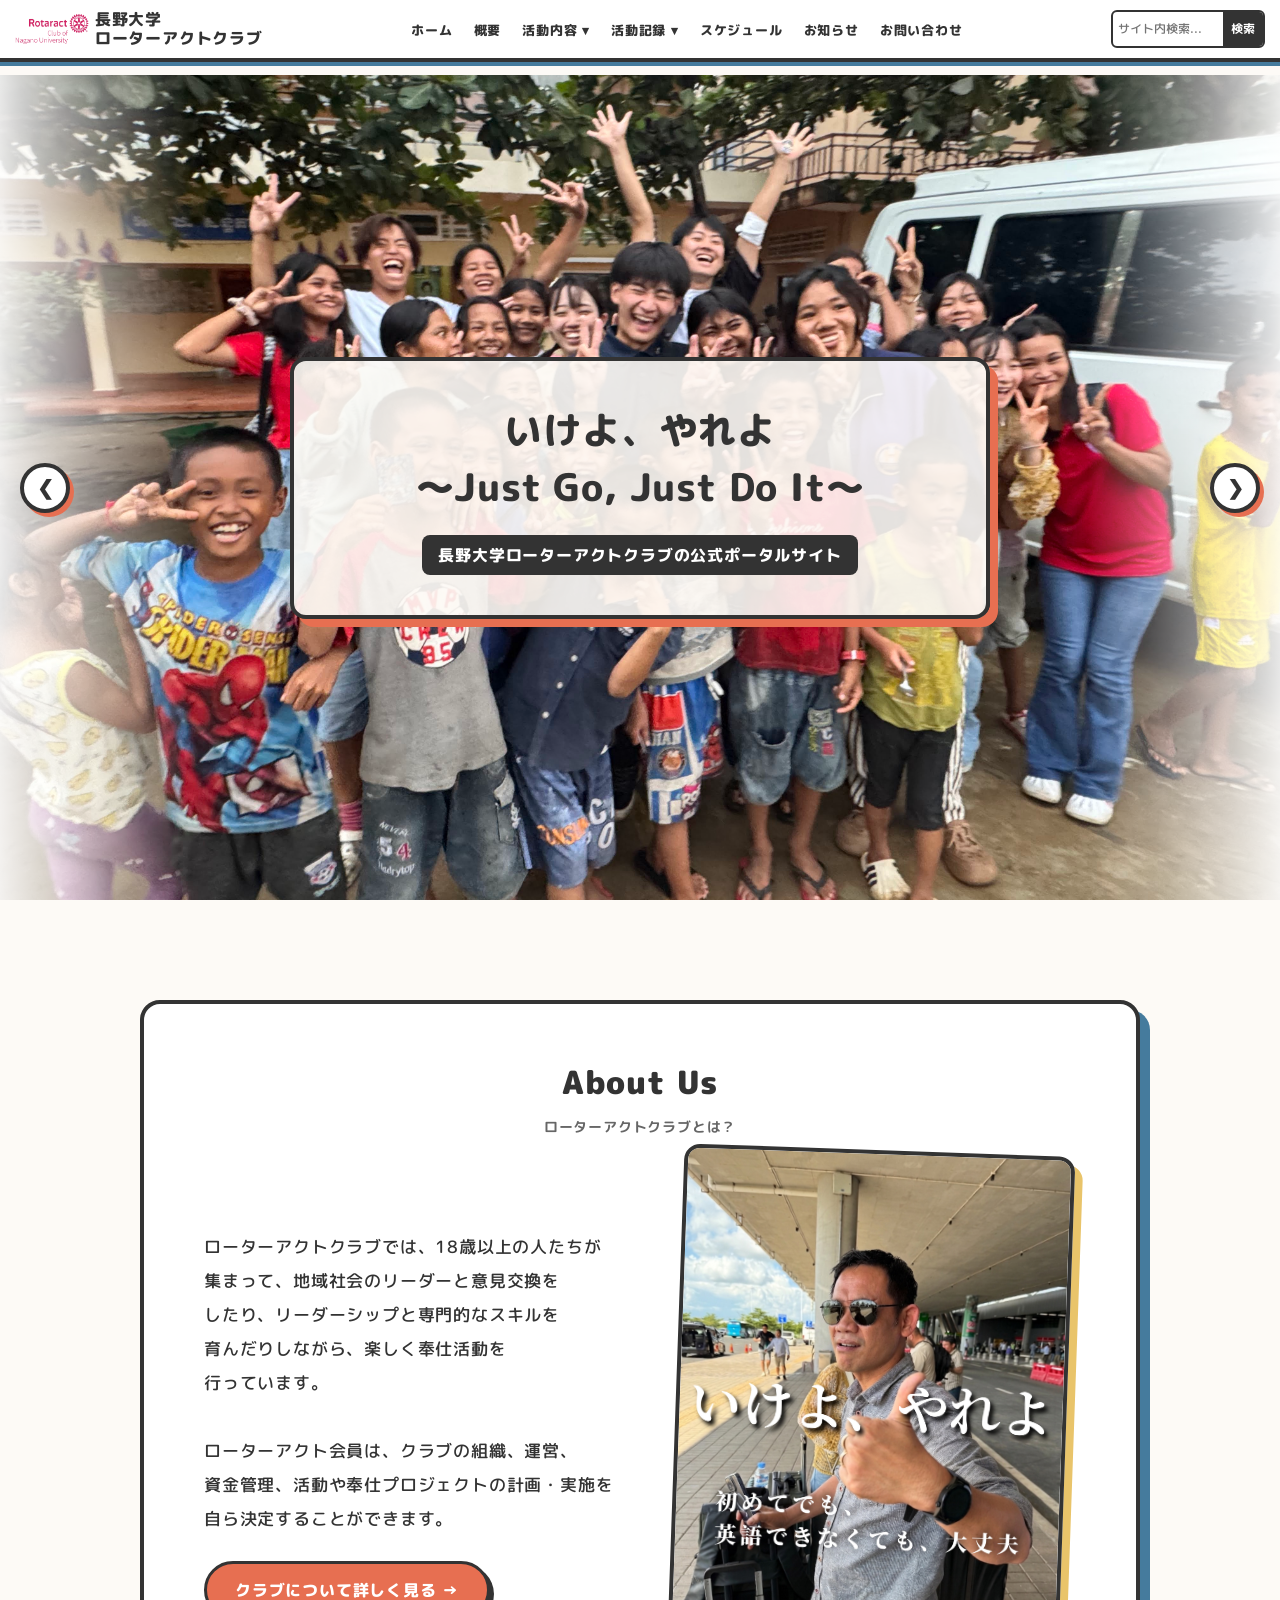
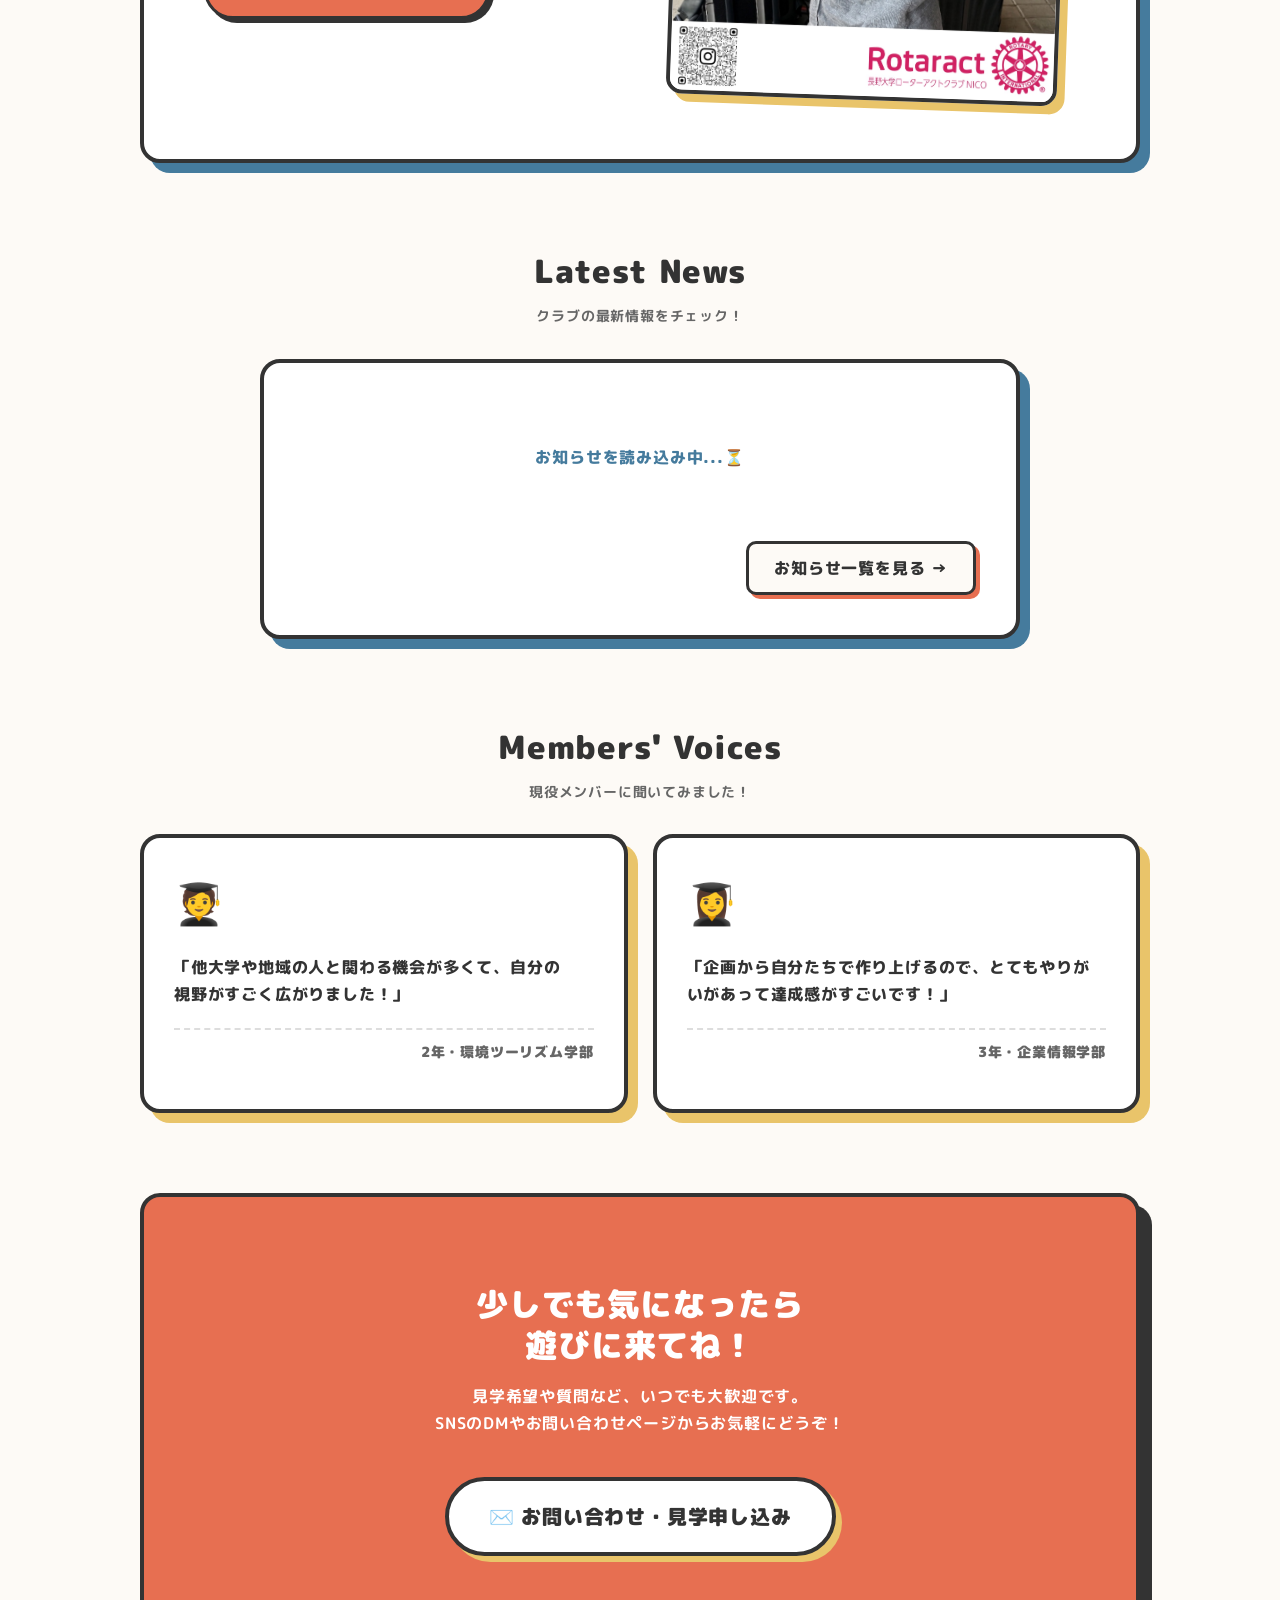
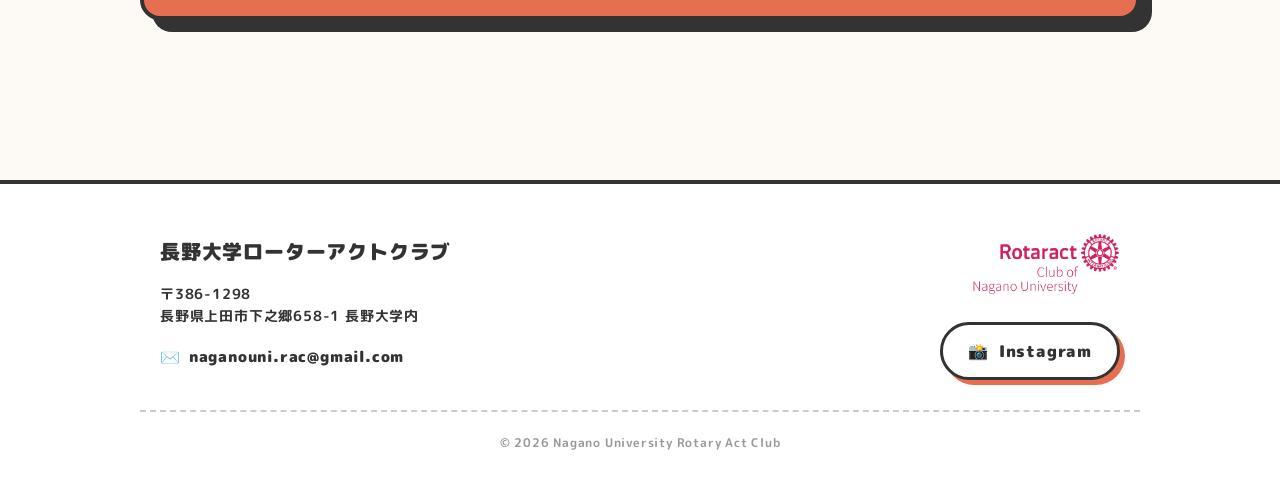
<file: index.html>
<!DOCTYPE html>
<html lang="ja">

<head>
    <meta charset="UTF-8">
    <meta name="viewport" content="width=device-width, initial-scale=1.0">
    <title>長野大学ローターアクトクラブ</title>
    <link rel="stylesheet" href="style.css">
</head>

<body class="home-body">

    <header class="site-header">
        
        <div class="hamburger" id="hamburger">
            <span></span>
            <span></span>
            <span></span>
        </div>

        <div class="header-logo">
            <img src="logo.png" alt="クラブロゴ" class="logo-img">
            <div class="logo-text">長野大学<br>ローターアクトクラブ</div>
        </div>
        
        <nav class="header-nav">
            <ul>
                <li><a href="index.html">ホーム</a></li>
                <li><a href="about.html">概要</a></li>
                <li class="dropdown">
                    <a href="javascript:void(0)" class="dropbtn">活動内容 ▾</a>
                    <ul class="dropdown-content">
                        <li><a href="activity-international.html">国際奉仕</a></li>
                        <li><a href="activity-local.html">地域奉仕</a></li>
                    </ul>
                </li>
                <li class="dropdown">
                    <a href="javascript:void(0)" class="dropbtn">活動記録 ▾</a>
                    <ul class="dropdown-content">
                        <li><a href="log.html">これまでの活動</a></li>
                        <li><a href="diary.html">幹事日記</a></li>
                    </ul>
                </li>
                <li><a href="schedule.html">スケジュール</a></li>
                <li><a href="news.html">お知らせ</a></li>
                <li><a href="contact.html">お問い合わせ</a></li>
            </ul>
        </nav>

        <div class="header-right">
            <form action="search.html" method="get" class="header-search" style="margin: 0;">
                <input type="text" name="q" placeholder="サイト内検索..." required>
                <button type="submit">検索</button>
            </form>
        </div>
    </header>

    <section class="main-visual-full">
        <div class="slideshow">
            <div class="slide-wrapper" id="slideWrapper">
                <div class="slide slide1"></div>
                <div class="slide slide2"></div>
                <div class="slide slide3"></div>
            </div>
        </div>
        <button class="slider-btn prev-btn" onclick="moveSlide(-1)">&#10094;</button>
        <button class="slider-btn next-btn" onclick="moveSlide(1)">&#10095;</button>
        
        <div class="main-visual-content-overlay">
            <h2 class="catchphrase">いけよ、やれよ<br>〜Just Go, Just Do It〜</h2>
            <p class="sub-catchphrase">長野大学ローターアクトクラブの公式ポータルサイト</p>
        </div>
    </section>

    <div class="page-body">

        <section class="about-section">
            <h2 class="section-title">About Us</h2>
            <p class="section-subtitle">ローターアクトクラブとは？</p>
            
            <div class="about-layout">
                <div class="about-left">
                    <p class="about-text">
                        ローターアクトクラブでは、18歳以上の人たちが集まって、地域社会のリーダーと意見交換をしたり、リーダーシップと専門的なスキルを育んだりしながら、楽しく奉仕活動を行っています。<br><br>
                        ローターアクト会員は、クラブの組織、運営、資金管理、活動や奉仕プロジェクトの計画・実施を自ら決定することができます。
                    </p>
                    <div class="about-btn-wrap">
                        <a href="about.html" class="about-btn">クラブについて詳しく見る &rarr;</a>
                    </div>
                </div>

                <div class="about-right">
                    <div class="about-image-wrapper">
                        <img src="ラッシー.JPEG" alt="活動風景" class="about-image">
                    </div>
                </div>
            </div>
        </section>

        <section id="next-event-display" class="next-event-section" style="max-width: 1000px; width: 100%; margin: 0 auto 80px auto; display: none;">
            </section>

        <section class="top-news-section">
            <div class="top-news-header">
                <h2 class="section-title">Latest News</h2>
                <p class="section-subtitle">クラブの最新情報をチェック！</p>
            </div>

            <div class="news-board">
                <ul id="top-news-list">
                    <li class="news-loading">お知らせを読み込み中...⏳</li>
                </ul>
                <div class="news-board-footer">
                    <a href="news.html" class="news-more-btn">お知らせ一覧を見る &rarr;</a>
                </div>
            </div>
        </section>

        <section class="voices-section" style="max-width: 1000px; width: 100%; margin: 0 auto 80px auto;">
            <h2 class="section-title">Members' Voices</h2>
            <p class="section-subtitle">現役メンバーに聞いてみました！</p>
            
            <div class="voices-grid">
                <div class="voice-card">
                    <div class="voice-icon">🧑‍🎓</div>
                    <p class="voice-text">「他大学や地域の人と関わる機会が多くて、自分の視野がすごく広がりました！」</p>
                    <p class="voice-author">2年・環境ツーリズム学部</p>
                </div>
                <div class="voice-card">
                    <div class="voice-icon">👩‍🎓</div>
                    <p class="voice-text">「企画から自分たちで作り上げるので、とてもやりがいがあって達成感がすごいです！」</p>
                    <p class="voice-author">3年・企業情報学部</p>
                </div>
            </div>
        </section>

        <section class="cta-section" style="max-width: 1000px; width: 100%; margin: 0 auto 80px auto;">
            <div class="cta-box">
                <h2 class="cta-title">少しでも気になったら<br>遊びに来てね！</h2>
                <p class="cta-text">見学希望や質問など、いつでも大歓迎です。<br>SNSのDMやお問い合わせページからお気軽にどうぞ！</p>
                <a href="contact.html" class="cta-button">✉️ お問い合わせ・見学申し込み</a>
            </div>
        </section>

    </div> 

    <footer class="site-footer">
        <div class="footer-inner">
            <div class="footer-info">
                <div class="footer-logo">長野大学ローターアクトクラブ</div>
                <p class="footer-address">〒386-1298<br>長野県上田市下之郷658-1 長野大学内</p>
            
                <div class="footer-contact">
                    <a href="mailto:naganouni.rac@gmail.com" class="contact-link">
                        <span class="contact-icon">✉️</span> naganouni.rac@gmail.com
                    </a>
                </div>
            </div>

            <div class="footer-links">
                <div class="footer-logo-right">
                    <img src="logo.png" alt="クラブロゴ" class="footer-logo-img">
                </div>
                <a href="https://www.instagram.com/nagano_univ.rac" target="_blank" class="instagram-link">
                    <span class="inst-icon">📸</span> Instagram
                </a>
            </div>
        </div>
        <div class="footer-bottom">
            <p class="copyright">&copy; 2026 Nagano University Rotary Act Club</p>
        </div>
    </footer>

    <script>
        // --- ハンバーガーメニュー制御 ---
        const hamburger = document.getElementById('hamburger');
        const headerNav = document.querySelector('.header-nav');
        if(hamburger) {
            hamburger.addEventListener('click', () => {
                hamburger.classList.toggle('active');
                headerNav.classList.toggle('active');
            });
        }

        const dropdowns = document.querySelectorAll('.dropdown');
        dropdowns.forEach(dropdown => {
            const dropbtn = dropdown.querySelector('.dropbtn');
            if (dropbtn) {
                dropbtn.addEventListener('click', (e) => {
                    e.preventDefault(); // リンクの移動を完全にストップ
                    
                    // 他の開いているメニューを閉じる（任意：開けっ放しにしたい場合は下の3行を消してもOKです）
                    dropdowns.forEach(other => {
                        if (other !== dropdown) other.classList.remove('active');
                    });

                    // タップしたメニューを開閉する
                    dropdown.classList.toggle('active');
                });
            }
        });

        // --- スライドショー制御（PC:スライド / スマホ:フェード） ---
        let currentSlide = 0;
        const slideWrapper = document.getElementById('slideWrapper');
        const slides = document.querySelectorAll('.slide');
        const totalSlides = slides.length;

        function initSlideshow() {
            if (window.innerWidth <= 768) {
                slides.forEach(s => s.classList.remove('active'));
                slides[0].classList.add('active');
            }
        }
        initSlideshow();

        function moveSlide(step) {
            if (window.innerWidth > 768) {
                // PC版：スライド移動
                currentSlide += step;
                if (currentSlide >= totalSlides) currentSlide = 0;
                else if (currentSlide < 0) currentSlide = totalSlides - 1;
                slideWrapper.style.transform = `translateX(-${currentSlide * 100}%)`;
            } else {
                // スマホ版：ふわっとフェード
                slides[currentSlide].classList.remove('active');
                currentSlide += step;
                if (currentSlide >= totalSlides) currentSlide = 0;
                else if (currentSlide < 0) currentSlide = totalSlides - 1;
                slides[currentSlide].classList.add('active');
            }
            resetTimer();
        }

        let slideInterval = setInterval(() => { moveSlide(1); }, 5000);
        function resetTimer() { 
            clearInterval(slideInterval); 
            slideInterval = setInterval(() => { moveSlide(1); }, 5000); 
        }

        window.addEventListener('resize', () => {
            if (window.innerWidth > 768) {
                slideWrapper.style.transform = `translateX(-${currentSlide * 100}%)`;
            } else {
                slides.forEach(s => s.classList.remove('active'));
                slides[currentSlide].classList.add('active');
            }
        });

        // --- スプレッドシート連動（Next Event & News） ---
        const SHEET_ID = '1hLWEqfJHSYtHm4iIYa53wFP2eFq6mSdjlKo8hhfUUVc'; 
        const sheetUrl = `https://docs.google.com/spreadsheets/d/${SHEET_ID}/gviz/tq?tqx=out:json`;
        const getVal = (row, idx) => (row.length > idx && row[idx]) ? (row[idx].f || row[idx].v) : '';

        fetch(sheetUrl).then(res => res.text()).then(text => {
            const json = JSON.parse(text.match(/google\.visualization\.Query\.setResponse\(([\s\S\w]+)\);/)[1]);
            const rows = json.table.rows;

            // 1. Next Event の読み込み
            let latestEvent = null;
            for (let i = rows.length - 1; i >= 0; i--) {
                if (rows[i].c && getVal(rows[i].c, 2) === 'イベント') {
                    latestEvent = rows[i].c;
                    break;
                }
            }
            const eventBox = document.getElementById('next-event-display');
            if (latestEvent) {
                eventBox.innerHTML = `
                    <div class="next-event-card">
                        <div class="event-badge">Next Event</div>
                        <h3 class="event-title">${getVal(latestEvent, 3)}</h3>
                        <p class="event-desc">${getVal(latestEvent, 6).replace(/\n/g, '<br>')}</p>
                        <div class="event-details">
                            <p>📅 <strong>日時：</strong> ${getVal(latestEvent, 8) || '未定'}</p>
                            <p>📍 <strong>場所：</strong> ${getVal(latestEvent, 9) || '未定'}</p>
                        </div>
                    </div>`;
                eventBox.style.display = 'block';
            }

            // 2. Latest News の読み込み（最新3件）
            const newsList = document.getElementById('top-news-list');
            newsList.innerHTML = '';
            const sortedRows = [...rows].reverse();
            let newsCount = 0;

            for (let i = 0; i < sortedRows.length && newsCount < 3; i++) {
                const row = sortedRows[i].c;
                if (!row || !getVal(row, 0)) continue;
                newsCount++;

                const id = getVal(row, 0), date = getVal(row, 1), category = getVal(row, 2) || 'お知らせ', title = getVal(row, 3);
                let catClass = 'cat-default';
                if (category === '活動報告') catClass = 'cat-report';
                if (category === 'イベント') catClass = 'cat-event';
                if (category === '重要') catClass = 'cat-important';
                if (category === '幹事日記') catClass = 'cat-event';

                newsList.innerHTML += `
                    <li class="news-item">
                        <a href="article.html?id=${id}" class="news-link">
                            <div class="news-meta">
                                <span class="news-date">${date}</span>
                                <span class="news-category ${catClass}">${category}</span>
                            </div>
                            <div class="news-title">${title}</div>
                        </a>
                    </li>`;
            }
        });
    </script>
</body>
</html>
</file>
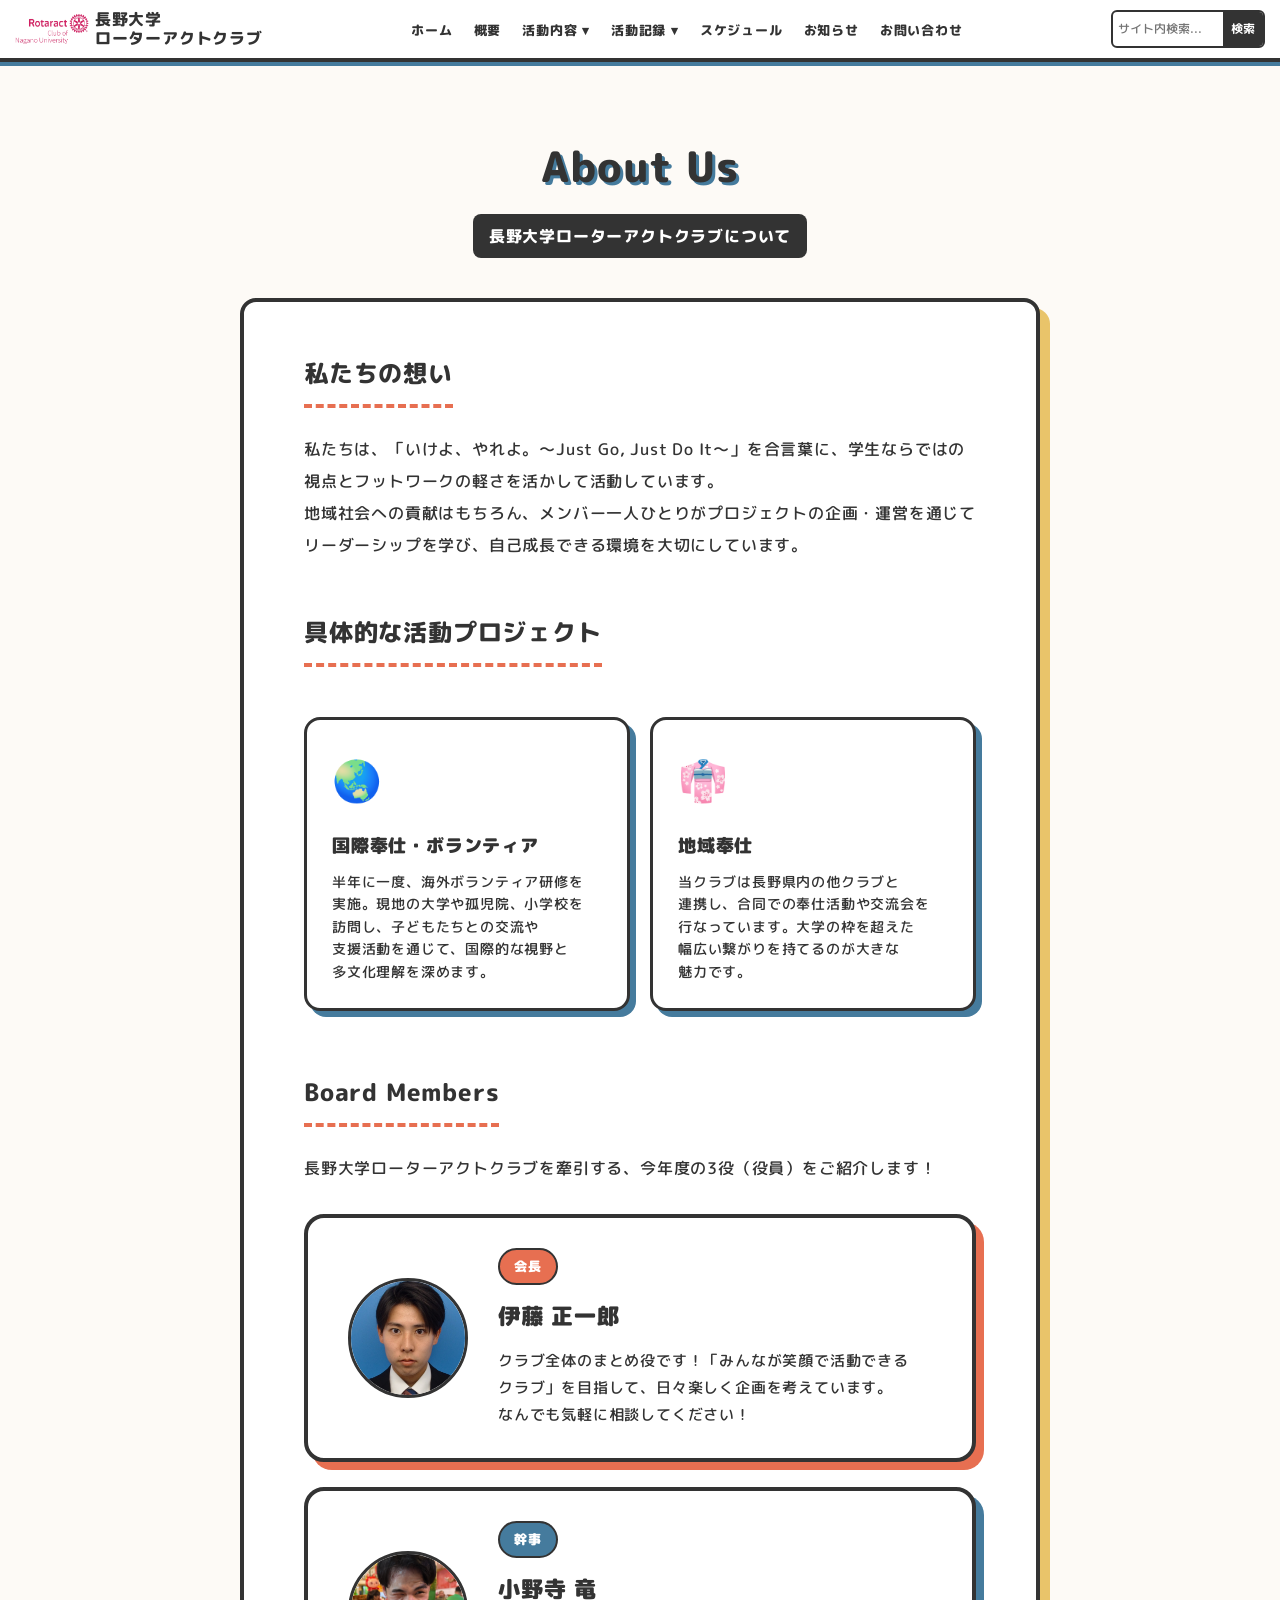
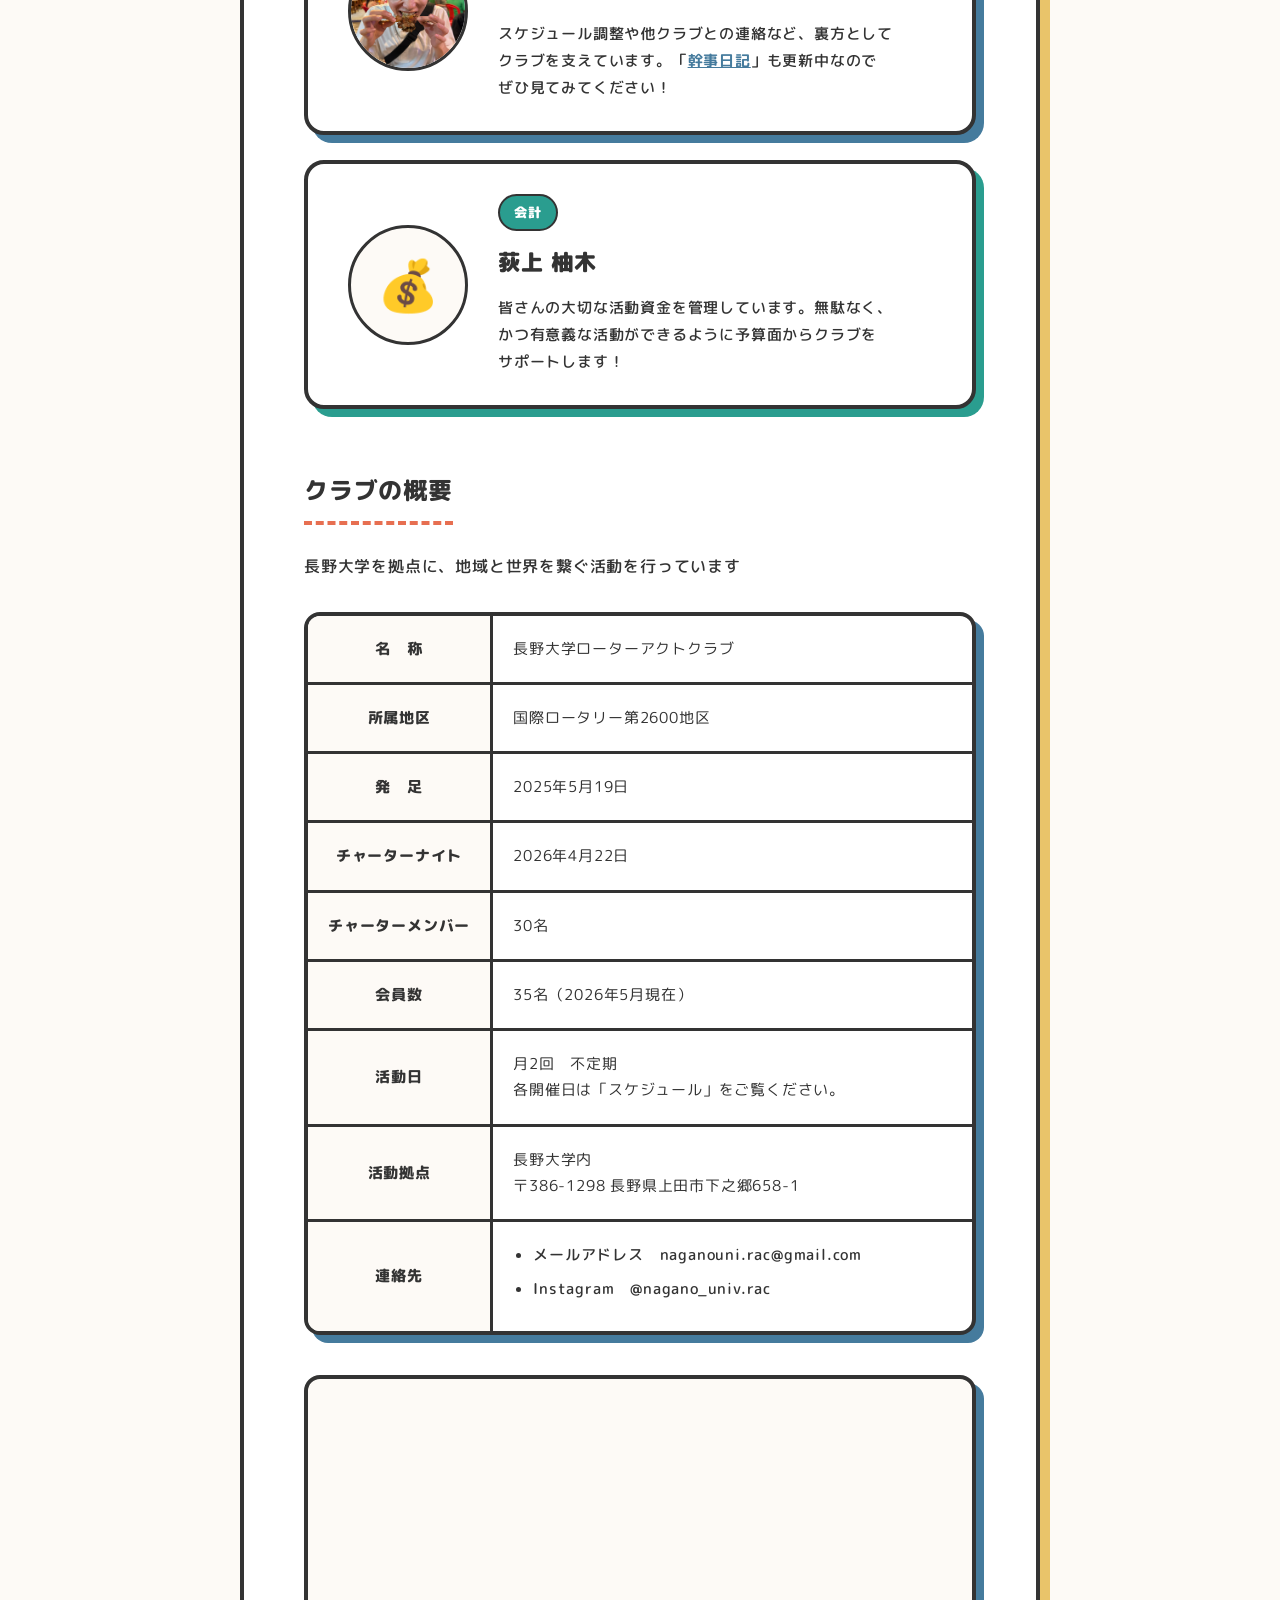
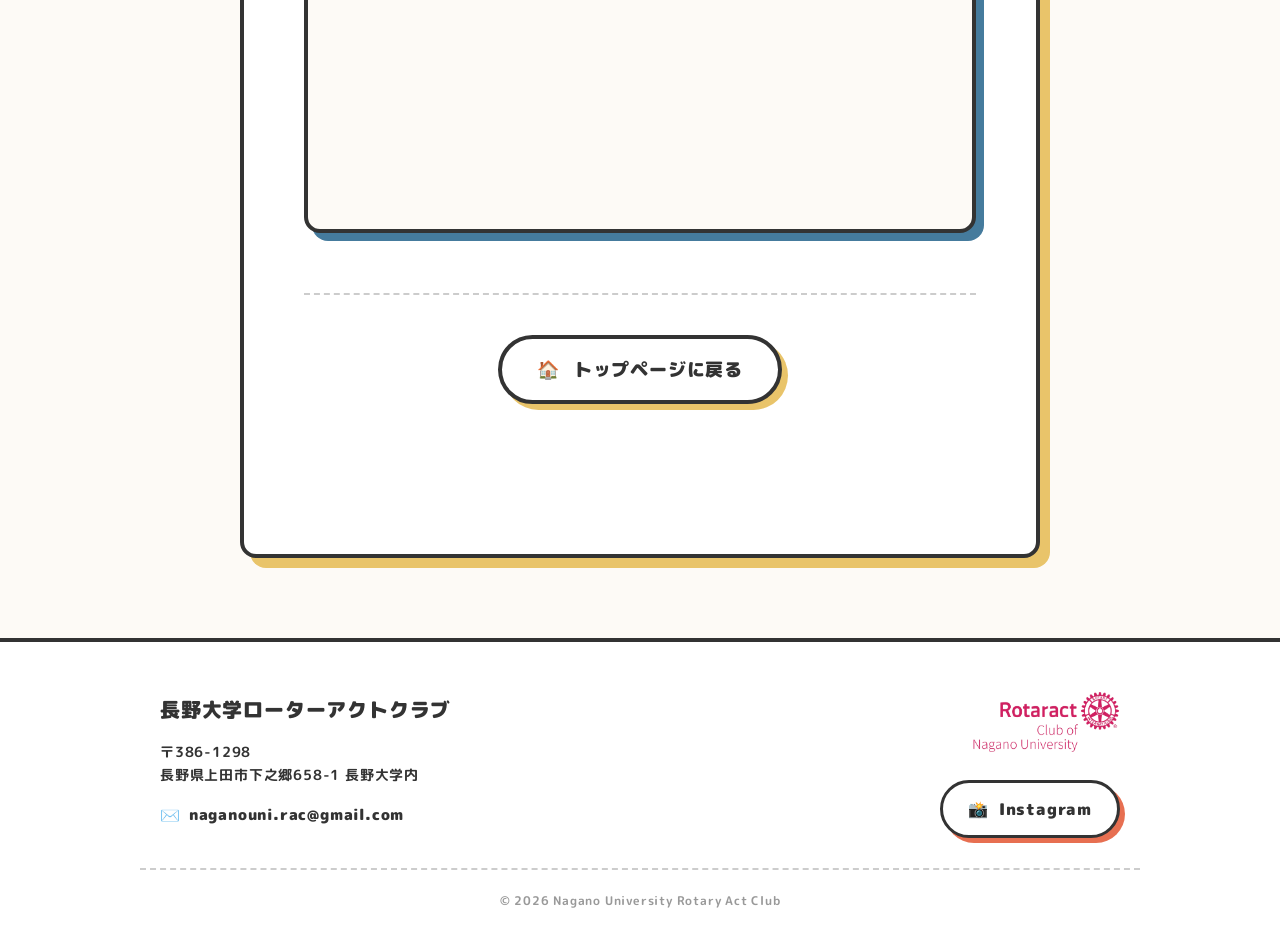
<file: about.html>
<!DOCTYPE html>
<html lang="ja">
<head>
    <meta charset="UTF-8">
    <meta name="viewport" content="width=device-width, initial-scale=1.0">
    <title>クラブ概要 - 長野大学ローターアクトクラブ</title>
    <link rel="stylesheet" href="style.css">
</head>
<body>

    <!-- ★ ヘッダー部分 ★ -->
    <header class="site-header">
        
        <div class="hamburger" id="hamburger">
            <span></span>
            <span></span>
            <span></span>
        </div>

        <div class="header-logo">
            <img src="logo.png" alt="クラブロゴ" class="logo-img">
            <div class="logo-text">長野大学<br>ローターアクトクラブ</div>
        </div>
        
        <nav class="header-nav">
            <ul>
                <li><a href="index.html">ホーム</a></li>
                <li><a href="about.html">概要</a></li>
                <li class="dropdown">
                    <a href="javascript:void(0)" class="dropbtn">活動内容 ▾</a>
                    <ul class="dropdown-content">
                        <li><a href="activity-international.html">国際奉仕</a></li>
                        <li><a href="activity-local.html">地域奉仕</a></li>
                    </ul>
                </li>
                <li class="dropdown">
                    <a href="javascript:void(0)" class="dropbtn">活動記録 ▾</a>
                    <ul class="dropdown-content">
                        <li><a href="log.html">これまでの活動</a></li>
                        <li><a href="diary.html">幹事日記</a></li>
                    </ul>
                </li>
                <li><a href="schedule.html">スケジュール</a></li>
                <li><a href="news.html">お知らせ</a></li>
                <li><a href="contact.html">お問い合わせ</a></li>
            </ul>
        </nav>

        <div class="header-right">
            <form action="search.html" method="get" class="header-search" style="margin: 0;">
                <input type="text" name="q" placeholder="サイト内検索..." required>
                <button type="submit">検索</button>
            </form>
        </div>
    </header>

    <!-- ★ 概要ページのメインコンテンツ ★ -->
    <div class="page-body">
        
        <!-- ページタイトル -->
        <div class="page-header">
            <h1 class="page-title">About Us</h1>
            <p class="page-subtitle">長野大学ローターアクトクラブについて</p>
        </div>

        <div class="about-container">
            <!-- セクション1：私たちの想い -->
            <section class="about-detail-section">
                <h3 class="detail-heading">私たちの想い</h3>
                <p class="detail-text">
                    私たちは、「いけよ、やれよ。〜Just Go, Just Do It〜」を合言葉に、学生ならではの視点とフットワークの軽さを活かして活動しています。<br>
                    地域社会への貢献はもちろん、メンバー一人ひとりがプロジェクトの企画・運営を通じてリーダーシップを学び、自己成長できる環境を大切にしています。
                </p>
            </section>

            <!-- セクション2：主な活動内容（実績） -->
            <section class="about-detail-section">
                <h3 class="detail-heading">具体的な活動プロジェクト</h3>
                
                <div class="project-cards">
                    <!-- プロジェクト1 -->
                    <div class="project-card">
                        <div class="project-icon">🌏</div>
                        <h4>国際奉仕・ボランティア</h4>
                        <p>半年に一度、海外ボランティア研修を実施。現地の大学や孤児院、小学校を訪問し、子どもたちとの交流や支援活動を通じて、国際的な視野と多文化理解を深めます。</p>
                    </div>

                    <!-- プロジェクト2 -->
                    <div class="project-card">
                        <div class="project-icon">👘</div>
                        <h4>地域奉仕</h4>
                        <p>当クラブは長野県内の他クラブと連携し、合同での奉仕活動や交流会を行なっています。大学の枠を超えた幅広い繋がりを持てるのが大きな魅力です。</p>
                    </div>
                </div>
            </section>

            <div class="officers-section">
                <h2 class="detail-heading">Board Members</h2>
                <p class="detail-text">長野大学ローターアクトクラブを牽引する、今年度の3役（役員）をご紹介します！</p>
                
                <div class="officers-vertical">
                    <div class="officer-card-v">
                        <div class="officer-img-v">
                            <img src="president.jpg" alt="👑">
                        </div>
                        <div class="officer-info-v">
                            <span class="officer-role" style="background-color: var(--accent-red);">会長</span>
                            <h3 class="officer-name">伊藤 正一郎</h3>
                            <p class="officer-desc">
                                クラブ全体のまとめ役です！「みんなが笑顔で活動できるクラブ」を目指して、日々楽しく企画を考えています。なんでも気軽に相談してください！
                            </p>
                        </div>
                    </div>

                    <div class="officer-card-v">
                        <div class="officer-img-v">
                            <img src="Secretary.jpeg" alt="📝">
                        </div>
                        <div class="officer-info-v">
                            <span class="officer-role" style="background-color: var(--accent-blue);">幹事</span>
                            <h3 class="officer-name">小野寺 竜</h3>
                            <p class="officer-desc">
                                スケジュール調整や他クラブとの連絡など、裏方としてクラブを支えています。「<a href="diary.html" style="color:var(--accent-blue); font-weight:bold; text-decoration:underline;">幹事日記</a>」も更新中なのでぜひ見てみてください！
                            </p>
                        </div>
                    </div>

                    <div class="officer-card-v">
                        <div class="officer-img-v">
                            <span>💰</span>
                        </div>
                        <div class="officer-info-v">
                            <span class="officer-role" style="background-color: var(--accent-green);">会計</span>
                            <h3 class="officer-name">荻上 柚木</h3>
                            <p class="officer-desc">
                                皆さんの大切な活動資金を管理しています。無駄なく、かつ有意義な活動ができるように予算面からクラブをサポートします！
                            </p>
                        </div>
                    </div>
                </div>
            </div>

            <!-- セクション3：クラブの概要（表組み） -->
            <section class="overview-table-section">
                <h3 class="detail-heading">クラブの概要</h3>
                <p class="detail-text" style="margin-bottom: 30px;">
                    長野大学を拠点に、地域と世界を繋ぐ活動を行っています
                </p>
                
                <table class="overview-table">
                    <tbody>
                        <tr>
                            <th>名　称</th>
                            <td>長野大学ローターアクトクラブ</td>
                        </tr>
                        <tr>
                            <th>所属地区</th>
                            <td>国際ロータリー第2600地区</td>
                        </tr>
                        <tr>
                            <th>発　足</th>
                            <td>2025年5月19日</td>
                        </tr>
                        <tr>
                            <th>チャーターナイト</th>
                            <td>2026年4月22日</td>
                        </tr>
                        <tr>
                            <th>チャーターメンバー</th>
                            <td>30名</td>
                        </tr>
                        <tr>
                            <th>会員数</th>
                            <td>35名（2026年5月現在）</td>
                        </tr>
                        <tr>
                            <th>活動日</th>
                            <td>
                                月2回　不定期<br>
                                各開催日は「スケジュール」をご覧ください。
                            </td>
                        </tr>
                        <tr>
                            <th>活動拠点</th>
                            <td>
                                長野大学内<br>
                                〒386-1298 長野県上田市下之郷658-1
                            </td>
                        </tr>
                        <tr>
                            <th>連絡先</th>
                            <td>
                                <ul>
                                    <li>メールアドレス　naganouni.rac@gmail.com</li>
                                    <li>Instagram　@nagano_univ.rac</li>
                                </ul>
                            </td>
                        </tr>
                    </tbody>
                </table>

                <div class="map-wrapper">
                    <!-- ここに作成された長野県内クラブのGoogle My Mapsのiframeタグを貼り付けます -->
                    <div class="map-placeholder">
                        <iframe src="https://www.google.com/maps/d/embed?mid=1B5ES40zfaMmfx4RipSN6e0JoRSWZm0M&ehbc=2E312F&noprof=1" width="640" height="480"></iframe>
                    </div>
                </div>
            </section>

            <!-- トップへ戻るボタン -->
            <div class="back-home-container">
                <a href="index.html" class="back-home-btn">
                    <span>🏠</span> トップページに戻る
                </a>
            </div>

        </div>
    </div>

    <!-- ★ フッター（ページの一番下） ★ -->
    <footer class="site-footer">
        <div class="footer-inner">
            <div class="footer-info">
                <div class="footer-logo">長野大学ローターアクトクラブ</div>
                <p class="footer-address">〒386-1298<br>長野県上田市下之郷658-1 長野大学内</p>
            
                <div class="footer-contact">
                    <a href="mailto:example@nagano-u.ac.jp" class="contact-link">
                        <span class="contact-icon">✉️</span> naganouni.rac@gmail.com
                    </a>
                </div>
            </div>

            <div class="footer-links">
                <div class="footer-logo-right">
                    <img src="logo.png" alt="クラブロゴ" class="footer-logo-img">
                </div>
                
                <a href="https://www.instagram.com/nagano_univ.rac" target="_blank" class="instagram-link">
                    <span class="inst-icon">📸</span> Instagram
                </a>
            </div>
        </div>
    
        <div class="footer-bottom">
            <p class="copyright">&copy; 2026 Nagano University Rotary Act Club</p>
        </div>
    </footer>

    <script>
        const hamburger = document.getElementById('hamburger');
        const headerNav = document.querySelector('.header-nav');
        if(hamburger) {
            hamburger.addEventListener('click', () => {
                hamburger.classList.toggle('active');
                headerNav.classList.toggle('active');
            });
        }

        const dropdowns = document.querySelectorAll('.dropdown');
        dropdowns.forEach(dropdown => {
            const dropbtn = dropdown.querySelector('.dropbtn');
            if (dropbtn) {
                dropbtn.addEventListener('click', (e) => {
                    e.preventDefault(); // リンクの移動を完全にストップ
                    
                    // 他の開いているメニューを閉じる（任意：開けっ放しにしたい場合は下の3行を消してもOKです）
                    dropdowns.forEach(other => {
                        if (other !== dropdown) other.classList.remove('active');
                    });

                    // タップしたメニューを開閉する
                    dropdown.classList.toggle('active');
                });
            }
        });
    </script>

</body>
</html>
</file>
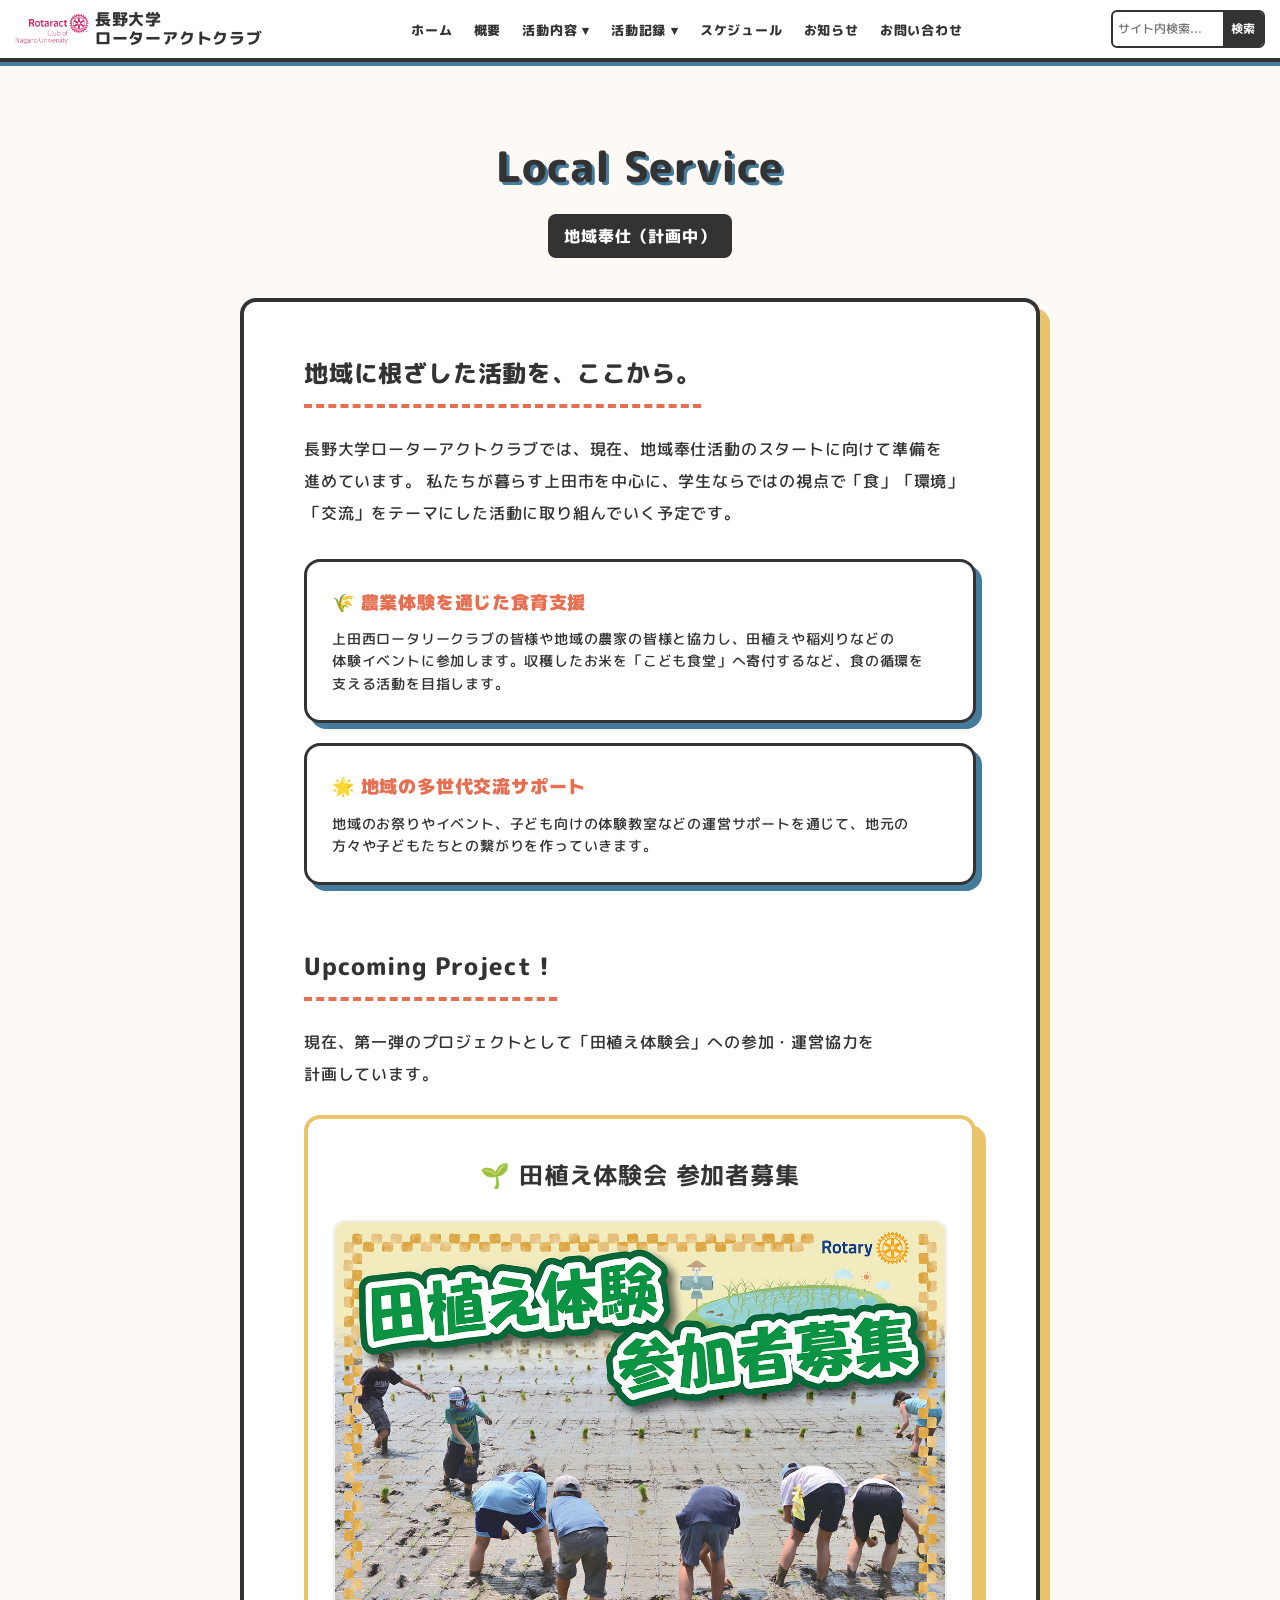
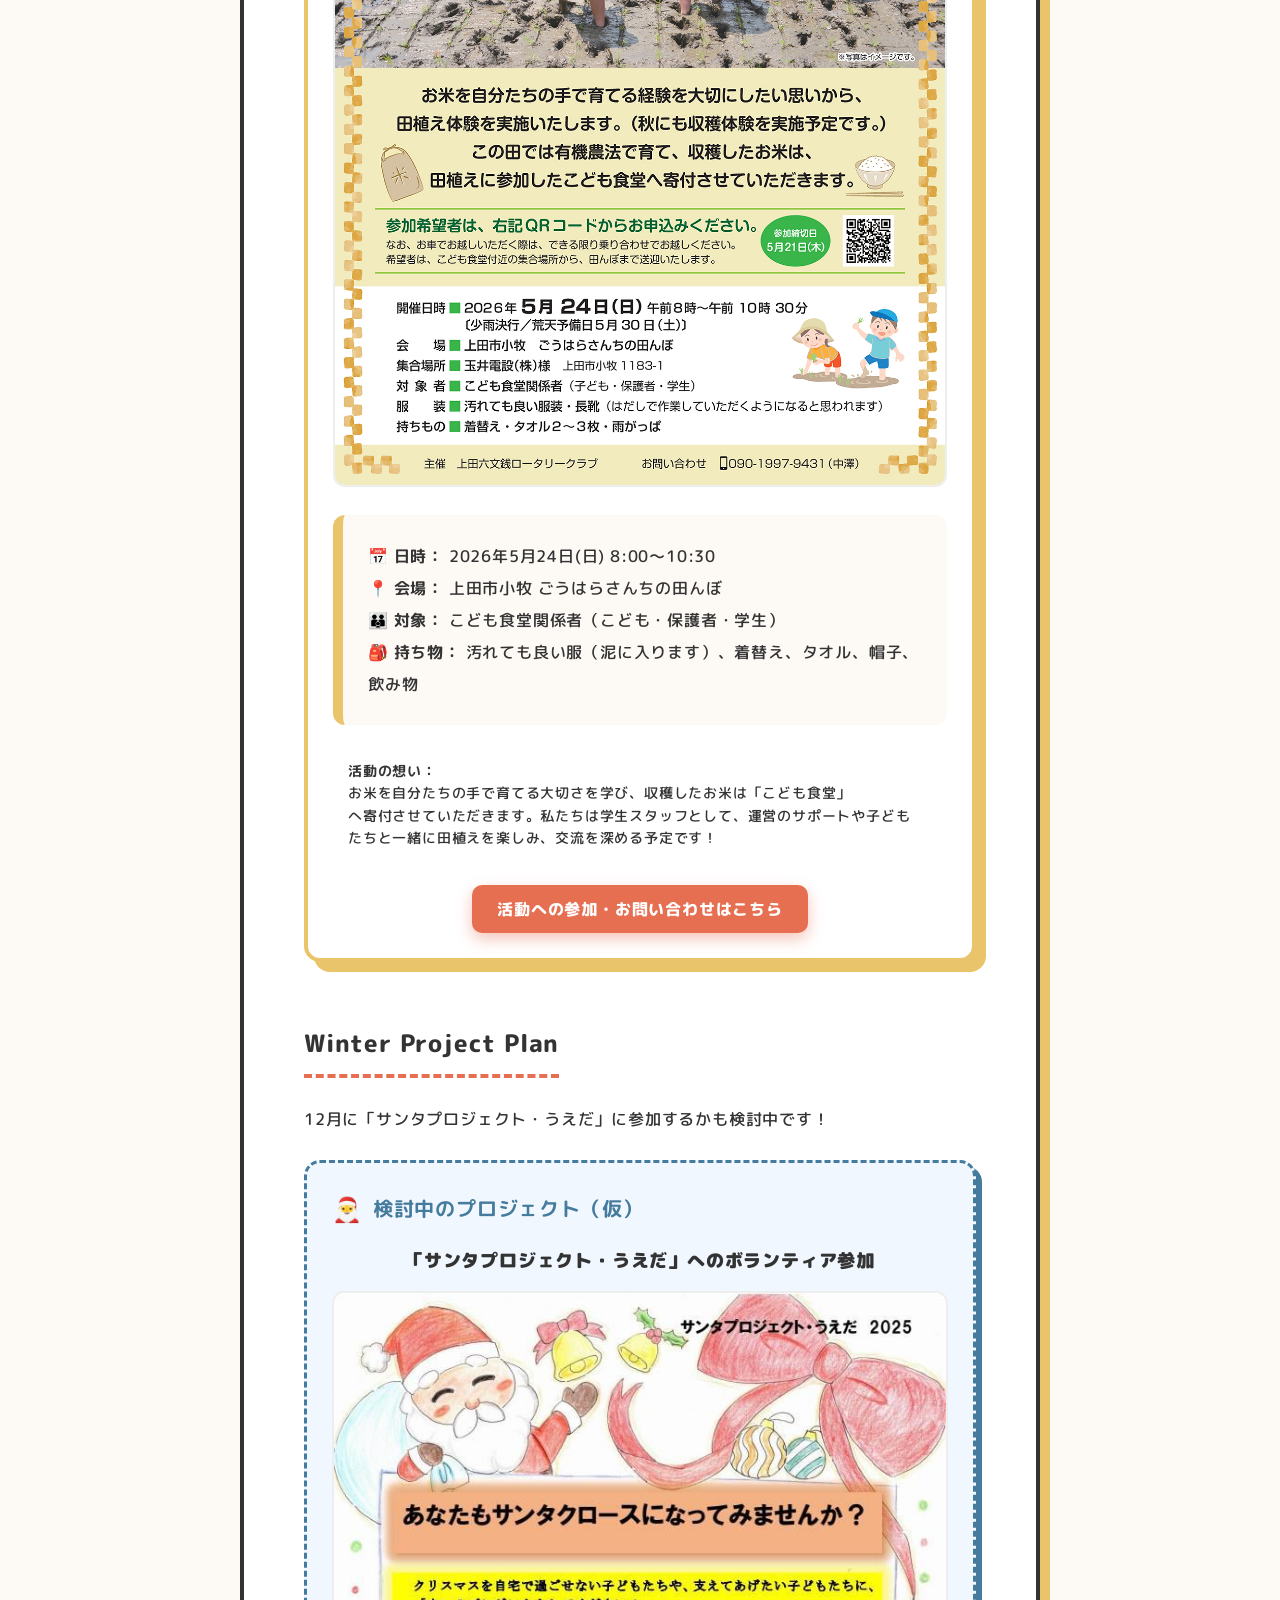
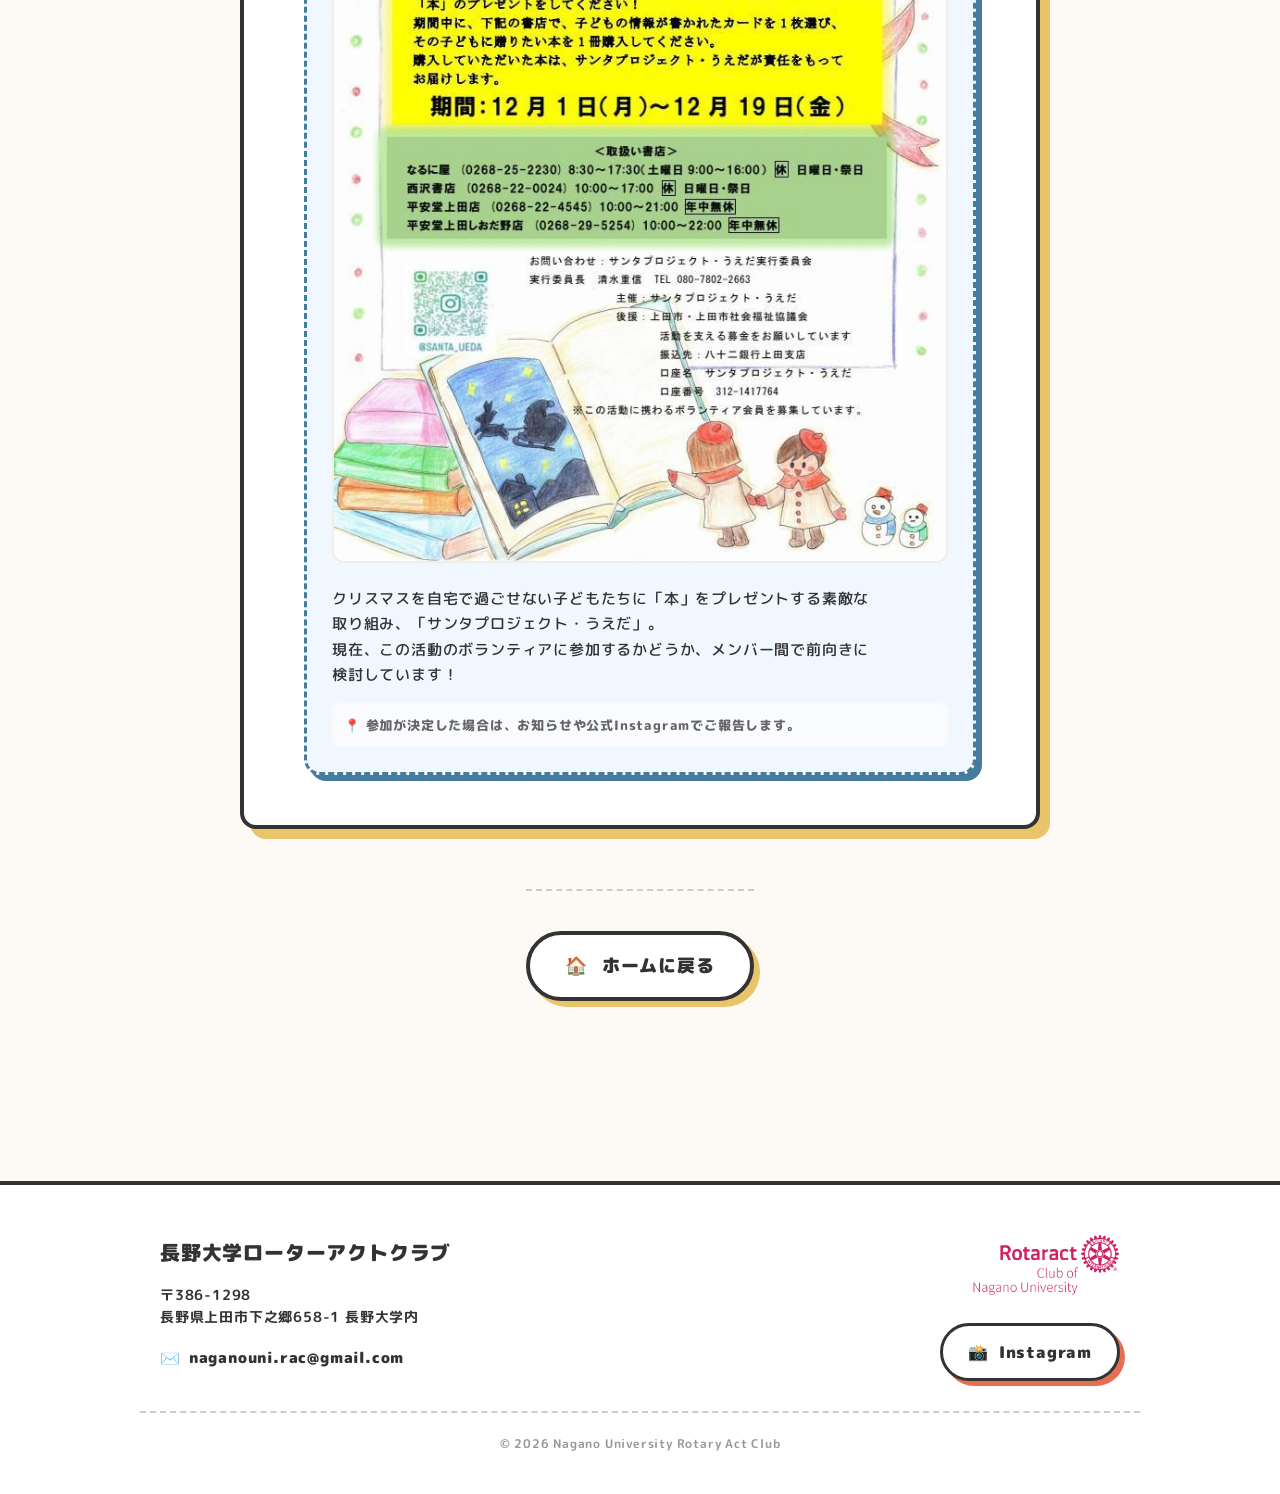
<file: activity-local.html>
<!DOCTYPE html>
<html lang="ja">
<head>
    <meta charset="UTF-8">
    <meta name="viewport" content="width=device-width, initial-scale=1.0">
    <title>地域奉仕 | 長野大学ローターアクトクラブ</title>
    <link rel="stylesheet" href="style.css">
</head>
<body>

    <header class="site-header">
        <div class="hamburger" id="hamburger"><span></span><span></span><span></span></div>
        <div class="header-logo">
            <img src="logo.png" alt="クラブロゴ" class="logo-img">
            <div class="logo-text">長野大学<br>ローターアクトクラブ</div>
        </div>
        <nav class="header-nav">
            <ul>
                <li><a href="index.html">ホーム</a></li>
                <li><a href="about.html">概要</a></li>
                <li class="dropdown">
                    <a href="javascript:void(0)" class="dropbtn">活動内容 ▾</a>
                    <ul class="dropdown-content">
                        <li><a href="activity-international.html">国際奉仕</a></li>
                        <li><a href="activity-local.html">地域奉仕</a></li>
                    </ul>
                </li>
                <li class="dropdown">
                    <a href="javascript:void(0)" class="dropbtn">活動記録 ▾</a>
                    <ul class="dropdown-content">
                        <li><a href="log.html">これまでの活動</a></li>
                        <li><a href="diary.html">幹事日記</a></li>
                    </ul>
                </li>
                <li><a href="schedule.html">スケジュール</a></li>
                <li><a href="news.html">お知らせ</a></li>
                <li><a href="contact.html">お問い合わせ</a></li>
            </ul>
        </nav>
        <div class="header-right">
            <form action="search.html" method="get" class="header-search" style="margin: 0;">
                <input type="text" name="q" placeholder="サイト内検索..." required>
                <button type="submit">検索</button>
            </form>
        </div>
    </header>

    <div class="page-body">
        <div class="page-header">
            <h1 class="page-title">Local Service</h1>
            <p class="page-subtitle">地域奉仕（計画中）</p>
        </div>

        <div class="about-container">
            <h2 class="detail-heading">地域に根ざした活動を、ここから。</h2>
            <p class="detail-text">
                長野大学ローターアクトクラブでは、現在、地域奉仕活動のスタートに向けて準備を進めています。
                私たちが暮らす上田市を中心に、学生ならではの視点で「食」「環境」「交流」をテーマにした活動に取り組んでいく予定です。
            </p>

            <div class="project-cards" style="display: flex; flex-direction: column; gap: 20px; margin-top: 30px;">
                <div class="project-card">
                    <h4 style="color: var(--accent-red); font-size: 18px; margin-bottom: 10px;">🌾 農業体験を通じた食育支援</h4>
                    <p class="detail-text">
                        上田西ロータリークラブの皆様や地域の農家の皆様と協力し、田植えや稲刈りなどの体験イベントに参加します。収穫したお米を「こども食堂」へ寄付するなど、食の循環を支える活動を目指します。
                    </p>
                </div>
                <div class="project-card">
                    <h4 style="color: var(--accent-red); font-size: 18px; margin-bottom: 10px;">🌟 地域の多世代交流サポート</h4>
                    <p class="detail-text">
                        地域のお祭りやイベント、子ども向けの体験教室などの運営サポートを通じて、地元の方々や子どもたちとの繋がりを作っていきます。
                    </p>
                </div>
            </div>

            <h2 class="detail-heading" style="margin-top: 60px;">Upcoming Project！</h2>
            <p class="detail-text" style="margin-bottom: 25px;">
                現在、第一弾のプロジェクトとして「田植え体験会」への参加・運営協力を計画しています。
            </p>

            <div class="project-card" style="border: 4px solid var(--accent-yellow); box-shadow: 10px 10px 0px var(--accent-yellow);">
                <h3 style="text-align: center; font-size: 24px; margin-top: 10px; color: var(--text-main);">🌱 田植え体験会 参加者募集</h3>
                
                <div style="margin: 20px 0;">
                    <img src="田植えイベントポスター.jpg" alt="田植え体験会ポスター" style="width: 100%; border-radius: 12px; border: 2px solid #eee;">
                </div>

                <div class="event-details" style="background: #fdfaf6; padding: 25px; border-radius: 12px; border-left: 10px solid var(--accent-yellow);">
                    <p style="font-size: 16px; line-height: 2;">
                        📅 <strong>日時：</strong> 2026年5月24日(日) 8:00〜10:30<br>
                        📍 <strong>会場：</strong> 上田市小牧 ごうはらさんちの田んぼ<br>
                        👪 <strong>対象：</strong> こども食堂関係者（こども・保護者・学生）<br>
                        🎒 <strong>持ち物：</strong> 汚れても良い服（泥に入ります）、着替え、タオル、帽子、飲み物
                    </p>
                </div>

                <p class="detail-text" style="margin-top: 20px; background-color: #fff; padding: 15px; border-radius: 10px; font-size: 14px;">
                    <strong>活動の想い：</strong><br>
                    お米を自分たちの手で育てる大切さを学び、収穫したお米は「こども食堂」へ寄付させていただきます。私たちは学生スタッフとして、運営のサポートや子どもたちと一緒に田植えを楽しみ、交流を深める予定です！
                </p>
                
                <div style="text-align: center; margin-top: 20px;">
                    <a href="contact.html" class="news-more-btn" style="background-color: var(--accent) !important; color: #fff !important; border: none !important; box-shadow: 0 6px 15px rgba(231, 111, 81, 0.4) !important;">活動への参加・お問い合わせはこちら</a>
                </div>
            </div>

            <h2 class="detail-heading" style="margin-top: 60px;">Winter Project Plan</h2>
            <p class="detail-text" style="margin-bottom: 25px;">
                12月に「サンタプロジェクト・うえだ」に参加するかも検討中です！
            </p>

            <div class="project-card" style="border: 3px dashed var(--accent-blue); background-color: #f0f7ff;">
                <div style="display: flex; align-items: center; gap: 10px; margin-bottom: 15px;">
                    <span style="font-size: 24px;">🎅</span>
                    <h3 style="font-size: 20px; color: var(--accent-blue); margin: 0;">検討中のプロジェクト（仮）</h3>
                </div>
                
                <h4 style="color: var(--text-main); font-size: 18px; margin-bottom: 15px; text-align: center;">「サンタプロジェクト・うえだ」へのボランティア参加</h4>

                <div style="margin: 15px 0;">
                    <img src="img23.jpg" alt="サンタプロジェクト・うえだ ポスター" style="width: 100%; border-radius: 12px; border: 2px solid #eee;">
                </div>

                <p class="detail-text" style="font-size: 15px; line-height: 1.7;">
                    クリスマスを自宅で過ごせない子どもたちに「本」をプレゼントする素敵な取り組み、「サンタプロジェクト・うえだ」。<br>
                    現在、この活動のボランティアに参加するかどうか、メンバー間で前向きに検討しています！
                </p>

                <div style="margin-top: 15px; padding: 12px; background: rgba(255,255,255,0.6); border-radius: 8px;">
                    <p style="font-size: 13px; font-weight: 800; color: #666; margin: 0;">
                        📍 参加が決定した場合は、お知らせや公式Instagramでご報告します。
                    </p>
                </div>
            </div>

        </div>

        <div class="back-home-container">
            <a href="index.html" class="back-home-btn"><span>🏠</span> ホームに戻る</a>
        </div>
    </div>

    <footer class="site-footer">
        <div class="footer-inner">
            <div class="footer-info">
                <div class="footer-logo">長野大学ローターアクトクラブ</div>
                <p class="footer-address">〒386-1298<br>長野県上田市下之郷658-1 長野大学内</p>
            
                <div class="footer-contact">
                    <a href="mailto:example@nagano-u.ac.jp" class="contact-link">
                        <span class="contact-icon">✉️</span> naganouni.rac@gmail.com
                    </a>
                </div>
            </div>

            <div class="footer-links">
                <div class="footer-logo-right">
                    <img src="logo.png" alt="クラブロゴ" class="footer-logo-img">
                </div>
                
                <a href="https://www.instagram.com/nagano_univ.rac" target="_blank" class="instagram-link">
                    <span class="inst-icon">📸</span> Instagram
                </a>
            </div>
        </div>
    
        <div class="footer-bottom">
            <p class="copyright">&copy; 2026 Nagano University Rotary Act Club</p>
        </div>
    </footer>

    <script>
        const hamburger = document.getElementById('hamburger');
        const headerNav = document.querySelector('.header-nav');
        if(hamburger) {
            hamburger.addEventListener('click', () => {
                hamburger.classList.toggle('active');
                headerNav.classList.toggle('active');
            });
        }

        const dropdowns = document.querySelectorAll('.dropdown');
        dropdowns.forEach(dropdown => {
            const dropbtn = dropdown.querySelector('.dropbtn');
            if (dropbtn) {
                dropbtn.addEventListener('click', (e) => {
                    e.preventDefault(); 
                    dropdowns.forEach(other => {
                        if (other !== dropdown) other.classList.remove('active');
                    });
                    dropdown.classList.toggle('active');
                });
            }
        });
    </script>
</body>
</html>
</file>
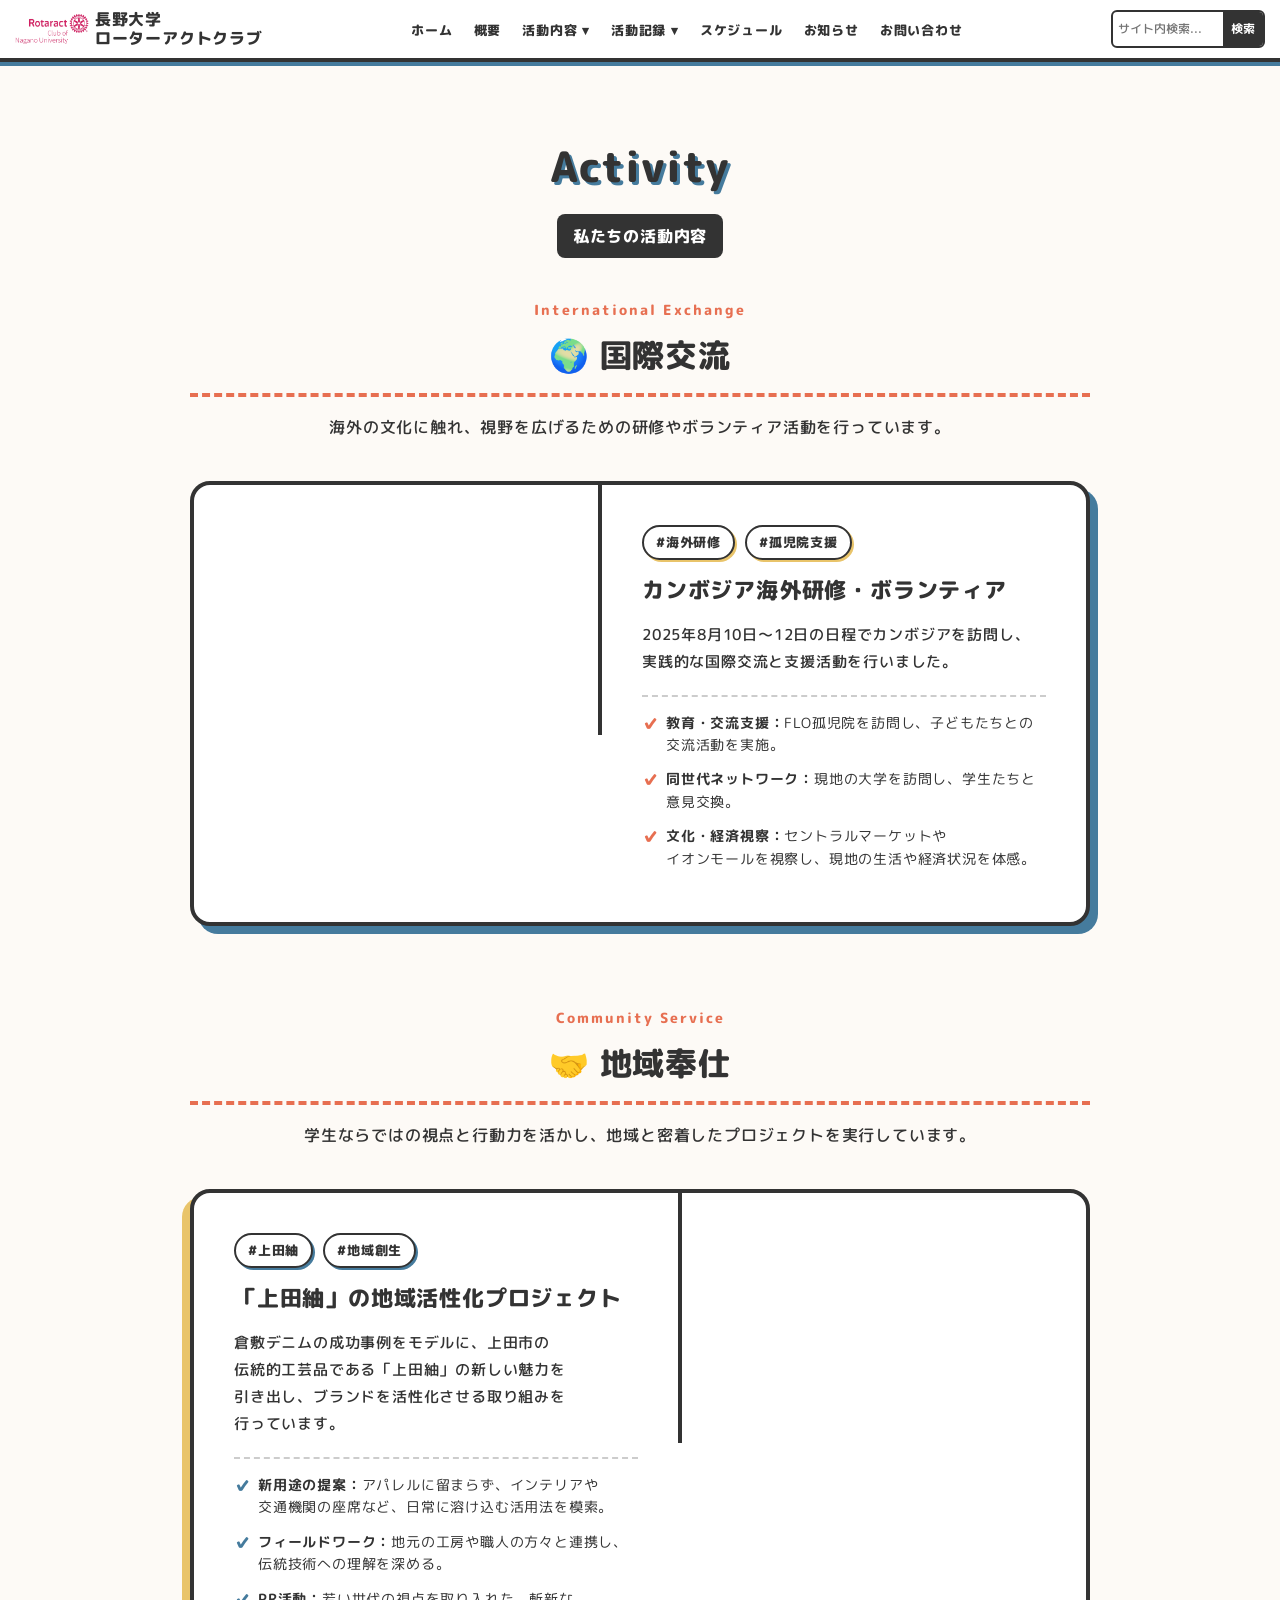
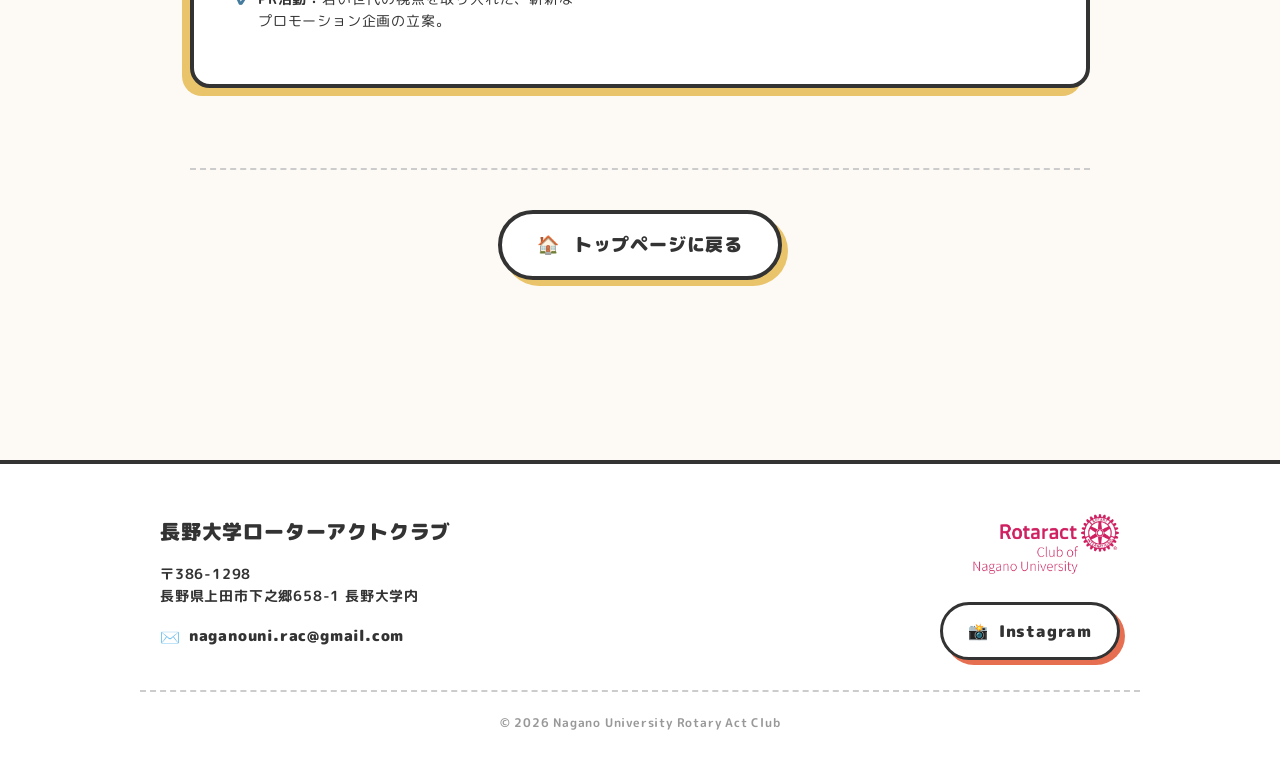
<file: activity.html>
<!DOCTYPE html>
<html lang="ja">
<head>
    <meta charset="UTF-8">
    <meta name="viewport" content="width=device-width, initial-scale=1.0">
    <title>活動内容 - 長野大学ローターアクトクラブ</title>
    <link rel="stylesheet" href="style.css">
</head>
<body>

    <!-- ★ ヘッダー部分 ★ -->
    <header class="site-header">
        
        <div class="hamburger" id="hamburger">
            <span></span>
            <span></span>
            <span></span>
        </div>

        <div class="header-logo">
            <img src="logo.png" alt="クラブロゴ" class="logo-img">
            <div class="logo-text">長野大学<br>ローターアクトクラブ</div>
        </div>
        
        <nav class="header-nav">
            <ul>
                <li><a href="index.html">ホーム</a></li>
                <li><a href="about.html">概要</a></li>
                <li class="dropdown">
                    <a href="javascript:void(0)" class="dropbtn">活動内容 ▾</a>
                    <ul class="dropdown-content">
                        <li><a href="activity-international.html">国際奉仕</a></li>
                        <li><a href="activity-local.html">地域奉仕</a></li>
                    </ul>
                </li>
                <li class="dropdown">
                    <a href="javascript:void(0)" class="dropbtn">活動記録 ▾</a>
                    <ul class="dropdown-content">
                        <li><a href="log.html">これまでの活動</a></li>
                        <li><a href="diary.html">幹事日記</a></li>
                    </ul>
                </li>
                <li><a href="schedule.html">スケジュール</a></li>
                <li><a href="news.html">お知らせ</a></li>
                <li><a href="contact.html">お問い合わせ</a></li>
            </ul>
        </nav>

        <div class="header-right">
            <form action="search.html" method="get" class="header-search" style="margin: 0;">
                <input type="text" name="q" placeholder="サイト内検索..." required>
                <button type="submit">検索</button>
            </form>
        </div>
    </header>

    <!-- ★ 活動内容ページのメインコンテンツ ★ -->
    <div class="page-body">
        
        <!-- ページタイトル -->
        <div class="page-header">
            <h1 class="page-title">Activity</h1>
            <p class="page-subtitle">私たちの活動内容</p>
        </div>

        <div class="activity-container">
            
            <!-- ==========================================
                 カテゴリー1：国際交流
                 ========================================== -->
            <div class="activity-category">
                <h2 class="category-title"><span>International Exchange</span>🌍 国際交流</h2>
                <p class="category-desc">海外の文化に触れ、視野を広げるための研修やボランティア活動を行っています。</p>

                <!-- ★ アップデート版：活動カード1 ★ -->
                <div class="activity-card">
                    <div class="activity-img placeholder-blue">
                        <span>Photo</span>
                    </div>
                    <div class="activity-info">
                        <!-- 追加要素1：タグバッジ -->
                        <div class="activity-tags">
                            <span class="tag">#海外研修</span>
                            <span class="tag">#孤児院支援</span>
                        </div>
                        
                        <h3>カンボジア海外研修・ボランティア</h3>
                        <p>2025年8月10日〜12日の日程でカンボジアを訪問し、実践的な国際交流と支援活動を行いました。</p>
                        
                        <!-- 追加要素2：詳細リスト -->
                        <ul class="activity-list">
                            <li><strong>教育・交流支援：</strong>FLO孤児院を訪問し、子どもたちとの交流活動を実施。</li>
                            <li><strong>同世代ネットワーク：</strong>現地の大学を訪問し、学生たちと意見交換。</li>
                            <li><strong>文化・経済視察：</strong>セントラルマーケットやイオンモールを視察し、現地の生活や経済状況を体感。</li>
                        </ul>
                    </div>
                </div>
            </div>

            <!-- ==========================================
                 カテゴリー2：地域奉仕
                 ========================================== -->
            <div class="activity-category">
                <h2 class="category-title"><span>Community Service</span>🤝 地域奉仕</h2>
                <p class="category-desc">学生ならではの視点と行動力を活かし、地域と密着したプロジェクトを実行しています。</p>

                <!-- ★ アップデート版：活動カード2（反転レイアウト） ★ -->
                <div class="activity-card reverse">
                    <div class="activity-img placeholder-yellow">
                        <span>Photo</span>
                    </div>
                    <div class="activity-info">
                        <!-- 追加要素1：タグバッジ -->
                        <div class="activity-tags">
                            <span class="tag">#上田紬</span>
                            <span class="tag">#地域創生</span>
                        </div>
                        
                        <h3>「上田紬」の地域活性化プロジェクト</h3>
                        <p>倉敷デニムの成功事例をモデルに、上田市の伝統的工芸品である「上田紬」の新しい魅力を引き出し、ブランドを活性化させる取り組みを行っています。</p>
                        
                        <!-- 追加要素2：詳細リスト -->
                        <ul class="activity-list">
                            <li><strong>新用途の提案：</strong>アパレルに留まらず、インテリアや交通機関の座席など、日常に溶け込む活用法を模索。</li>
                            <li><strong>フィールドワーク：</strong>地元の工房や職人の方々と連携し、伝統技術への理解を深める。</li>
                            <li><strong>PR活動：</strong>若い世代の視点を取り入れた、斬新なプロモーション企画の立案。</li>
                        </ul>
                    </div>
                </div>
            </div>

            <!-- トップへ戻るボタン -->
            <div class="back-home-container">
                <a href="index.html" class="back-home-btn">
                    <span>🏠</span> トップページに戻る
                </a>
            </div>

        </div>
    </div>

    <!-- ★ フッター（ページの一番下） ★ -->
    <footer class="site-footer">
        <div class="footer-inner">
            <div class="footer-info">
                <div class="footer-logo">長野大学ローターアクトクラブ</div>
                <p class="footer-address">〒386-1298<br>長野県上田市下之郷658-1 長野大学内</p>
            
                <div class="footer-contact">
                    <a href="mailto:example@nagano-u.ac.jp" class="contact-link">
                        <span class="contact-icon">✉️</span> naganouni.rac@gmail.com
                    </a>
                </div>
            </div>

            <div class="footer-links">
                <div class="footer-logo-right">
                    <img src="logo.png" alt="クラブロゴ" class="footer-logo-img">
                </div>
                
                <a href="https://www.instagram.com/nagano_univ.rac" target="_blank" class="instagram-link">
                    <span class="inst-icon">📸</span> Instagram
                </a>
            </div>
        </div>
    
        <div class="footer-bottom">
            <p class="copyright">&copy; 2026 Nagano University Rotary Act Club</p>
        </div>
    </footer>

    <script>
        const hamburger = document.getElementById('hamburger');
        const headerNav = document.querySelector('.header-nav');
        if(hamburger) {
            hamburger.addEventListener('click', () => {
                hamburger.classList.toggle('active');
                headerNav.classList.toggle('active');
            });
        }

        const dropdowns = document.querySelectorAll('.dropdown');
        dropdowns.forEach(dropdown => {
            const dropbtn = dropdown.querySelector('.dropbtn');
            if (dropbtn) {
                dropbtn.addEventListener('click', (e) => {
                    e.preventDefault(); // リンクの移動を完全にストップ
                    
                    // 他の開いているメニューを閉じる（任意：開けっ放しにしたい場合は下の3行を消してもOKです）
                    dropdowns.forEach(other => {
                        if (other !== dropdown) other.classList.remove('active');
                    });

                    // タップしたメニューを開閉する
                    dropdown.classList.toggle('active');
                });
            }
        });
    </script>

</body>
</html>
</file>
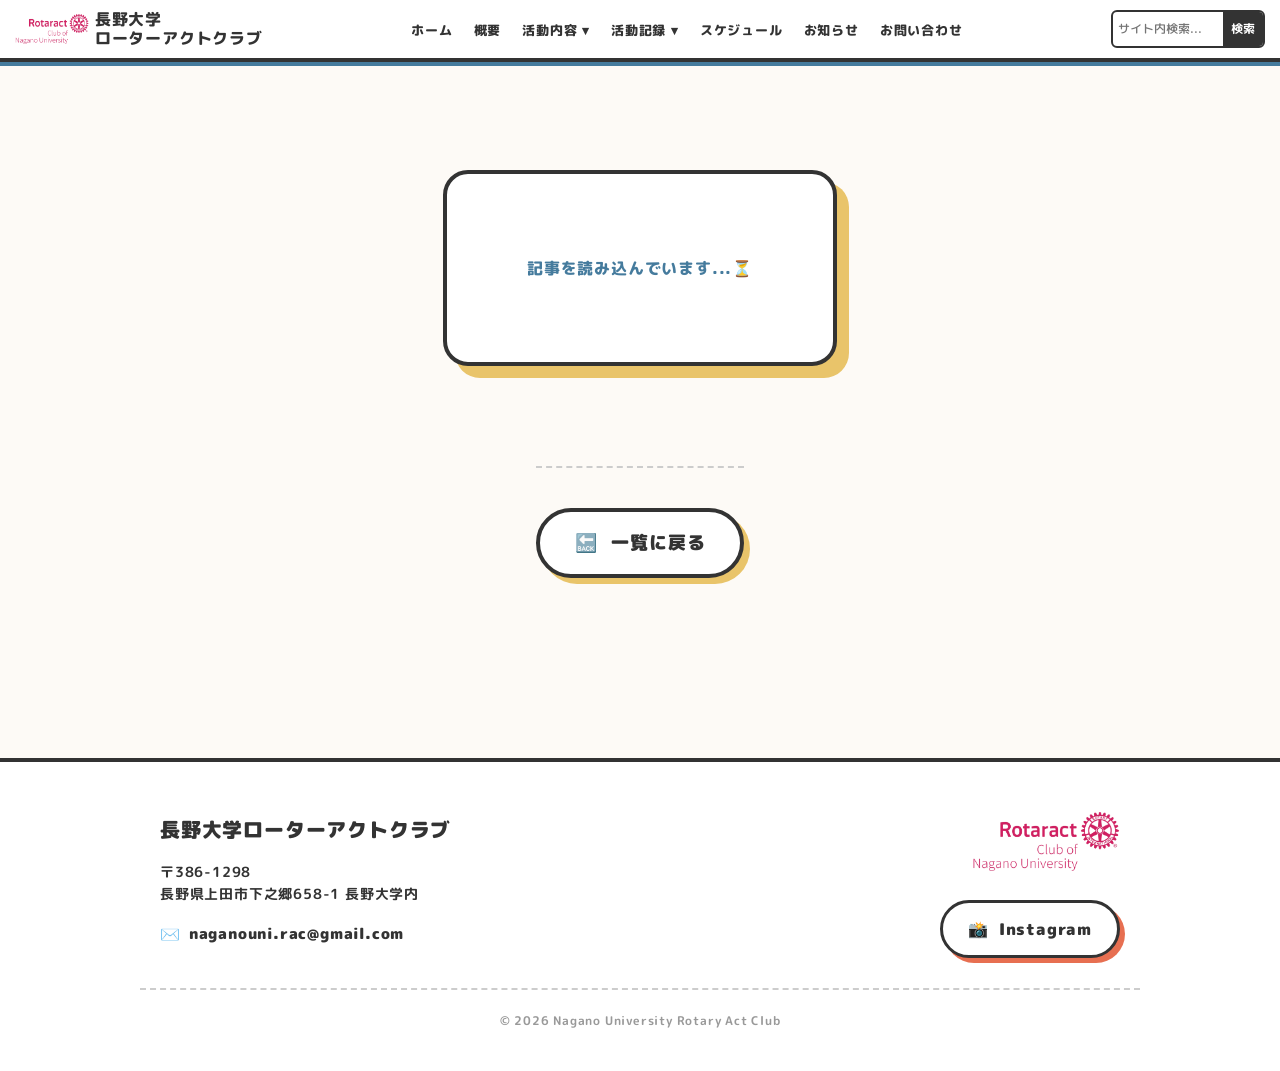
<file: article.html>
<!DOCTYPE html>
<html lang="ja">
<head>
    <meta charset="UTF-8">
    <meta name="viewport" content="width=device-width, initial-scale=1.0">
    <title>記事詳細 | 長野大学ローターアクトクラブ</title>
    <link rel="stylesheet" href="style.css">
</head>
<body>

    <header class="site-header">
        
        <div class="hamburger" id="hamburger">
            <span></span>
            <span></span>
            <span></span>
        </div>

        <div class="header-logo">
            <img src="logo.png" alt="クラブロゴ" class="logo-img">
            <div class="logo-text">長野大学<br>ローターアクトクラブ</div>
        </div>
        
        <nav class="header-nav">
            <ul>
                <li><a href="index.html">ホーム</a></li>
                <li><a href="about.html">概要</a></li>
                <li class="dropdown">
                    <a href="javascript:void(0)" class="dropbtn">活動内容 ▾</a>
                    <ul class="dropdown-content">
                        <li><a href="activity-international.html">国際奉仕</a></li>
                        <li><a href="activity-local.html">地域奉仕</a></li>
                    </ul>
                </li>
                <li class="dropdown">
                    <a href="javascript:void(0)" class="dropbtn">活動記録 ▾</a>
                    <ul class="dropdown-content">
                        <li><a href="log.html">これまでの活動</a></li>
                        <li><a href="diary.html">幹事日記</a></li>
                    </ul>
                </li>
                <li><a href="schedule.html">スケジュール</a></li>
                <li><a href="news.html">お知らせ</a></li>
                <li><a href="contact.html">お問い合わせ</a></li>
            </ul>
        </nav>

        <div class="header-right">
            <form action="search.html" method="get" class="header-search" style="margin: 0;">
                <input type="text" name="q" placeholder="サイト内検索..." required>
                <button type="submit">検索</button>
            </form>
        </div>
    </header>

    <div class="page-body">
        <div class="single-article-container" id="article-content">
            <div class="news-loading">記事を読み込んでいます...⏳</div>
        </div>

        <div class="back-home-container">
            <a href="javascript:history.back()" class="back-home-btn"><span>🔙</span> 一覧に戻る</a>
        </div>
    </div>

    <footer class="site-footer">
        <div class="footer-inner">
            <div class="footer-info">
                <div class="footer-logo">長野大学ローターアクトクラブ</div>
                <p class="footer-address">〒386-1298<br>長野県上田市下之郷658-1 長野大学内</p>
                <div class="footer-contact">
                    <a href="mailto:naganouni.rac@gmail.com" class="contact-link">
                        <span class="contact-icon">✉️</span> naganouni.rac@gmail.com
                    </a>
                </div>
            </div>

            <div class="footer-links">
                <div class="footer-logo-right">
                    <img src="logo.png" alt="クラブロゴ" class="footer-logo-img">
                </div>
                
                <a href="https://www.instagram.com/nagano_univ.rac" target="_blank" class="instagram-link">
                    <span class="inst-icon">📸</span> Instagram
                </a>
            </div>
        </div>
        <div class="footer-bottom">
            <p class="copyright">&copy; 2026 Nagano University Rotary Act Club</p>
        </div>
    </footer>

    <script>
        /* 🌟 GoogleドライブのURLを自動変換する関数（最新・安定版！） */
        function convertDriveImageUrl(url) {
            if (!url) return '';
            const match = url.match(/\/d\/([a-zA-Z0-9_-]+)/) || url.match(/id=([a-zA-Z0-9_-]+)/);
            if (match && match[1]) {
                // 確実に表示される thumbnail 形式に変換（横幅1000pxの綺麗で軽い画像を取得）
                return `https://drive.google.com/thumbnail?id=${match[1]}&sz=w1000`;
            }
            return url;
        }

        const SHEET_ID = '1hLWEqfJHSYtHm4iIYa53wFP2eFq6mSdjlKo8hhfUUVc'; 
        const url = `https://docs.google.com/spreadsheets/d/${SHEET_ID}/gviz/tq?tqx=out:json`;
        const targetId = new URLSearchParams(window.location.search).get('id');
        const getVal = (row, idx) => (row.length > idx && row[idx]) ? (row[idx].f || row[idx].v) : '';

        fetch(url).then(res => res.text()).then(text => {
            const json = JSON.parse(text.match(/google\.visualization\.Query\.setResponse\(([\s\S\w]+)\);/)[1]);
            const row = json.table.rows.find(r => getVal(r.c, 0) === targetId);

            if (row) {
                const d = row.c;
                const date = getVal(d, 1);
                const category = getVal(d, 2);
                const title = getVal(d, 3);
                const imgUrl = getVal(d, 4); // E列：画像
                const body = getVal(d, 6);   // G列：本文
                const pdf = getVal(d, 7);    // H列：PDF

                // カテゴリー色分け
                let catClass = 'cat-default';
                if (category === '活動報告') catClass = 'cat-report';
                if (category === 'イベント') catClass = 'cat-event';
                if (category === '重要') catClass = 'cat-important';
                if (category === '幹事日記') catClass = 'cat-event';

                // 🌟 画像表示（幹事日記以外で画像がある場合、最新の変換関数を通す）
                let imageHTML = '';
                if (category !== '幹事日記' && imgUrl) {
                    const finalImgUrl = convertDriveImageUrl(imgUrl);
                    imageHTML = `<div class="article-main-img"><img src="${finalImgUrl}" alt="記事画像"></div>`;
                }

                // PDF表示
                let pdfHTML = '';
                if (pdf && pdf.includes('drive.google.com')) {
                    const embedUrl = pdf.replace('/view', '/preview').split('?')[0];
                    pdfHTML = `<div class="pdf-container"><iframe src="${embedUrl}"></iframe></div>`;
                }

                document.getElementById('article-content').innerHTML = `
                    <div class="news-meta" style="margin-bottom:20px; display:flex; align-items:center; gap:15px;">
                        <span class="news-date" style="font-size:18px; font-weight:800;">${date}</span>
                        <span class="news-category ${catClass}">${category}</span>
                    </div>
                    <h1 class="article-title">${title}</h1>
                    ${imageHTML}
                    <div class="article-body" style="font-size:17px; line-height:1.8; margin-bottom:40px;">
                        ${body.replace(/\n/g, '<br>')}
                    </div>
                    ${pdfHTML}
                `;
            } else {
                document.getElementById('article-content').innerHTML = '記事が見つかりません。';
            }
        });
    </script>

    <script>
        const hamburger = document.getElementById('hamburger');
        const headerNav = document.querySelector('.header-nav');
        if(hamburger) {
            hamburger.addEventListener('click', () => {
                hamburger.classList.toggle('active');
                headerNav.classList.toggle('active');
            });
        }

        const dropdowns = document.querySelectorAll('.dropdown');
        dropdowns.forEach(dropdown => {
            const dropbtn = dropdown.querySelector('.dropbtn');
            if (dropbtn) {
                dropbtn.addEventListener('click', (e) => {
                    e.preventDefault(); // リンクの移動を完全にストップ
                    
                    // 他の開いているメニューを閉じる（任意：開けっ放しにしたい場合は下の3行を消してもOKです）
                    dropdowns.forEach(other => {
                        if (other !== dropdown) other.classList.remove('active');
                    });

                    // タップしたメニューを開閉する
                    dropdown.classList.toggle('active');
                });
            }
        });
    </script>

</body>
</html>
</file>
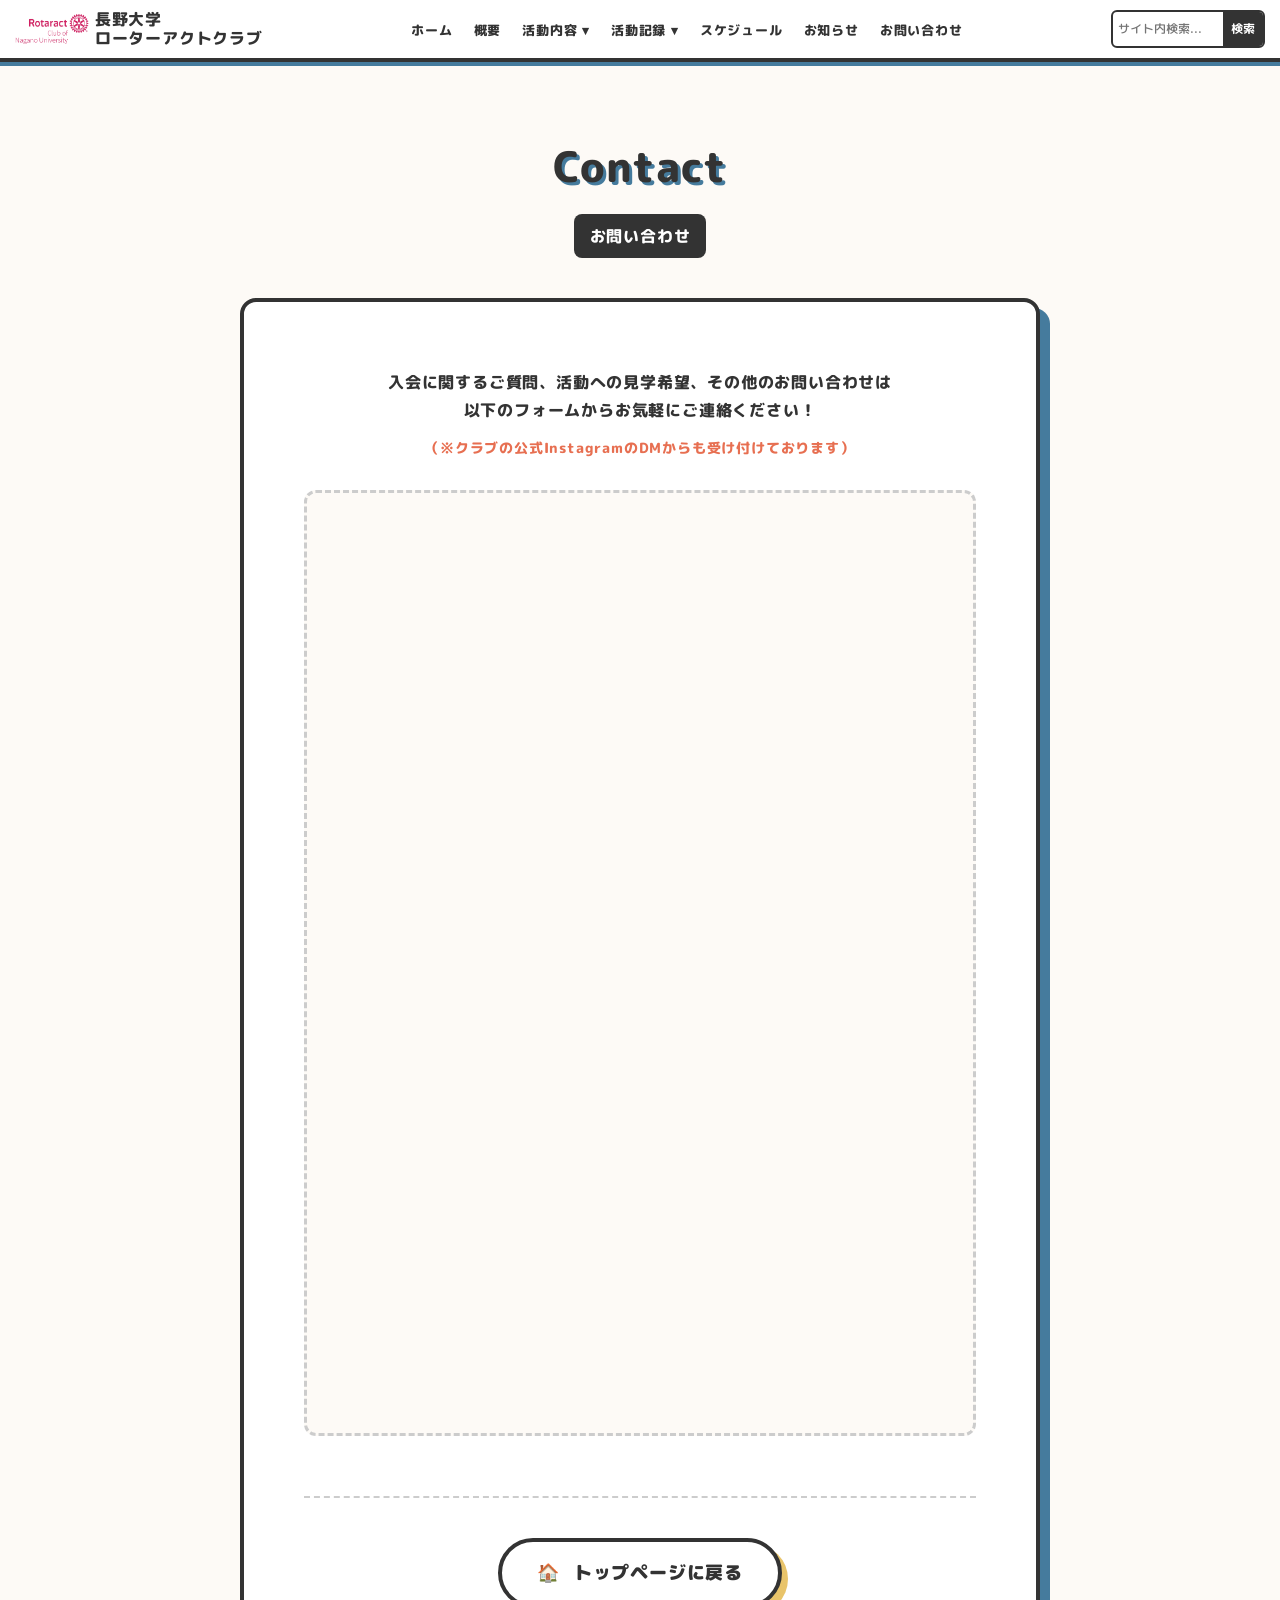
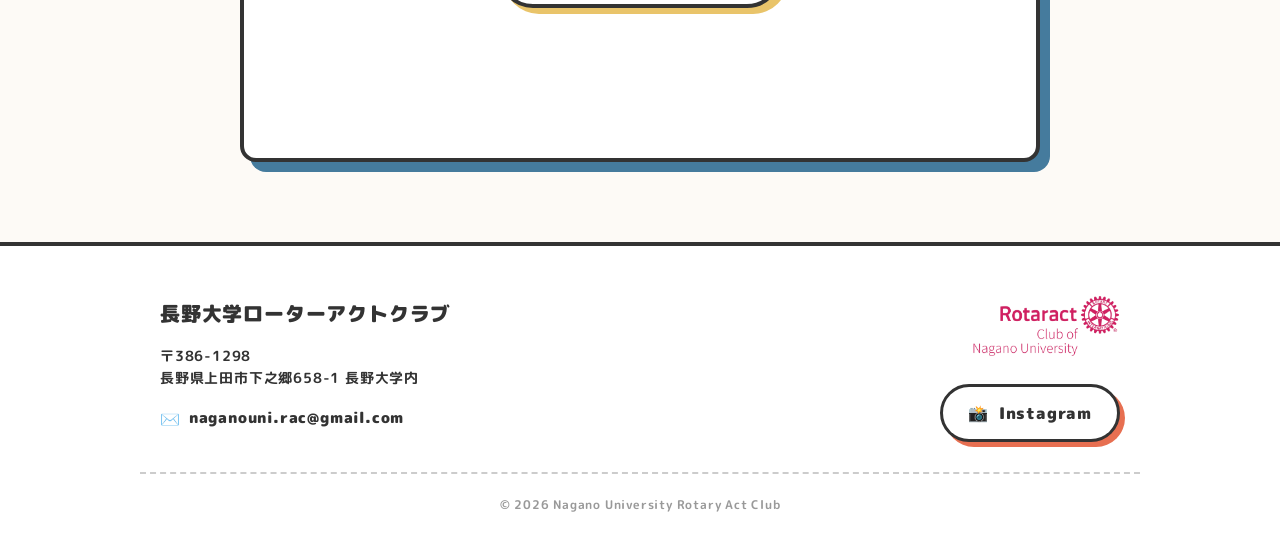
<file: contact.html>
<!DOCTYPE html>
<html lang="ja">
<head>
    <meta charset="UTF-8">
    <meta name="viewport" content="width=device-width, initial-scale=1.0">
    <title>お問い合わせ - 長野大学ローターアクトクラブ</title>
    <link rel="stylesheet" href="style.css">
</head>
<body>

    <!-- ★ ヘッダー部分 ★ -->
    <header class="site-header">
        
        <div class="hamburger" id="hamburger">
            <span></span>
            <span></span>
            <span></span>
        </div>

        <div class="header-logo">
            <img src="logo.png" alt="クラブロゴ" class="logo-img">
            <div class="logo-text">長野大学<br>ローターアクトクラブ</div>
        </div>
        
        <nav class="header-nav">
            <ul>
                <li><a href="index.html">ホーム</a></li>
                <li><a href="about.html">概要</a></li>
                <li class="dropdown">
                    <a href="javascript:void(0)" class="dropbtn">活動内容 ▾</a>
                    <ul class="dropdown-content">
                        <li><a href="activity-international.html">国際奉仕</a></li>
                        <li><a href="activity-local.html">地域奉仕</a></li>
                    </ul>
                </li>
                <li class="dropdown">
                    <a href="javascript:void(0)" class="dropbtn">活動記録 ▾</a>
                    <ul class="dropdown-content">
                        <li><a href="log.html">これまでの活動</a></li>
                        <li><a href="diary.html">幹事日記</a></li>
                    </ul>
                </li>
                <li><a href="schedule.html">スケジュール</a></li>
                <li><a href="news.html">お知らせ</a></li>
                <li><a href="contact.html">お問い合わせ</a></li>
            </ul>
        </nav>

        <div class="header-right">
            <form action="search.html" method="get" class="header-search" style="margin: 0;">
                <input type="text" name="q" placeholder="サイト内検索..." required>
                <button type="submit">検索</button>
            </form>
        </div>
    </header>

    <!-- ★ お問い合わせページのメインコンテンツ ★ -->
    <div class="page-body">
        
        <div class="page-header">
            <h1 class="page-title">Contact</h1>
            <p class="page-subtitle">お問い合わせ</p>
        </div>

        <div class="contact-container">
            <p class="contact-text">
                入会に関するご質問、活動への見学希望、その他のお問い合わせは<br class="pc-only">
                以下のフォームからお気軽にご連絡ください！<br>
                <span class="contact-subtext">（※クラブの公式InstagramのDMからも受け付けております）</span>
            </p>
            
            <!-- ★ ここにGoogleフォームを埋め込みます ★ -->
            <div class="g-form-wrapper">
                <p style="text-align: center; padding: 50px; font-weight: bold;">
                    <iframe src="https://docs.google.com/forms/d/e/1FAIpQLSfUy9PFWu-Od4VUj1eTFvDGoMpclFsVvrR_9opgCCu2KdaNgw/viewform?embedded=true" width="100%" height="933" frameborder="0" marginheight="0" marginwidth="0">読み込んでいます…</iframe>
            </div>

            <div class="back-home-container">
                <a href="index.html" class="back-home-btn">
                    <span>🏠</span> トップページに戻る
                </a>
            </div>
        </div>
    </div>

    <!-- ★ フッター（ページの一番下） ★ -->
    <footer class="site-footer">
        <div class="footer-inner">
            <div class="footer-info">
                <div class="footer-logo">長野大学ローターアクトクラブ</div>
                <p class="footer-address">〒386-1298<br>長野県上田市下之郷658-1 長野大学内</p>
            
                <div class="footer-contact">
                    <a href="mailto:example@nagano-u.ac.jp" class="contact-link">
                        <span class="contact-icon">✉️</span> naganouni.rac@gmail.com
                    </a>
                </div>
            </div>

            <div class="footer-links">
                <div class="footer-logo-right">
                    <img src="logo.png" alt="クラブロゴ" class="footer-logo-img">
                </div>
                
                <a href="https://www.instagram.com/nagano_univ.rac" target="_blank" class="instagram-link">
                    <span class="inst-icon">📸</span> Instagram
                </a>
            </div>
        </div>
    
        <div class="footer-bottom">
            <p class="copyright">&copy; 2026 Nagano University Rotary Act Club</p>
        </div>
    </footer>

    <script>
        const hamburger = document.getElementById('hamburger');
        const headerNav = document.querySelector('.header-nav');
        if(hamburger) {
            hamburger.addEventListener('click', () => {
                hamburger.classList.toggle('active');
                headerNav.classList.toggle('active');
            });
        }

        const dropdowns = document.querySelectorAll('.dropdown');
        dropdowns.forEach(dropdown => {
            const dropbtn = dropdown.querySelector('.dropbtn');
            if (dropbtn) {
                dropbtn.addEventListener('click', (e) => {
                    e.preventDefault(); // リンクの移動を完全にストップ
                    
                    // 他の開いているメニューを閉じる（任意：開けっ放しにしたい場合は下の3行を消してもOKです）
                    dropdowns.forEach(other => {
                        if (other !== dropdown) other.classList.remove('active');
                    });

                    // タップしたメニューを開閉する
                    dropdown.classList.toggle('active');
                });
            }
        });
    </script>

</body>
</html>
</file>
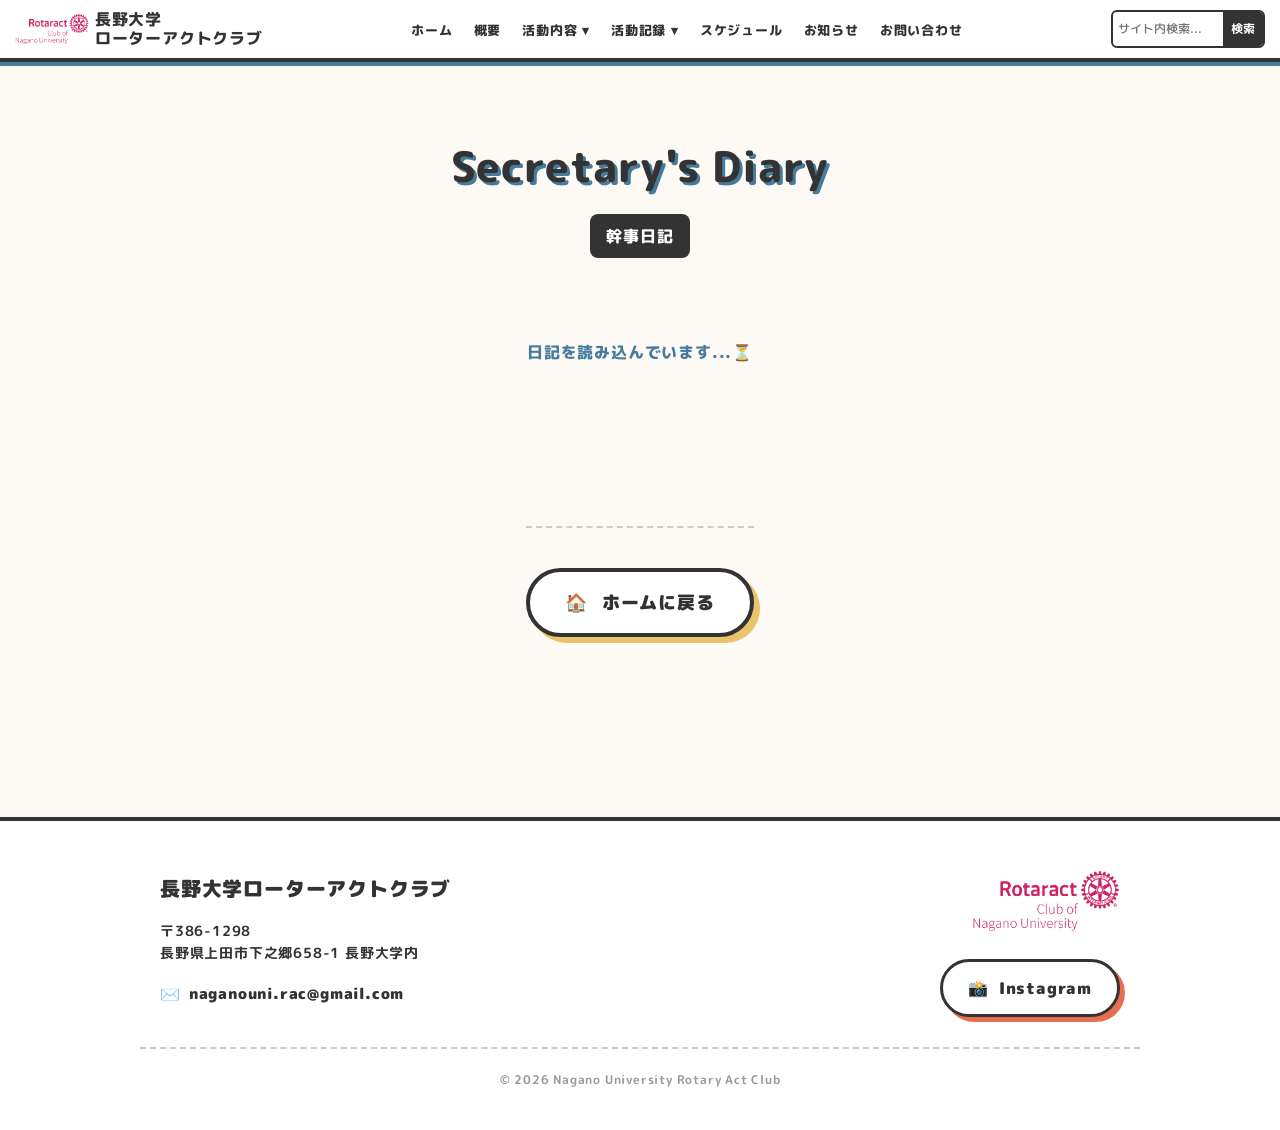
<file: diary.html>
<!DOCTYPE html>
<html lang="ja">
<head>
    <meta charset="UTF-8">
    <meta name="viewport" content="width=device-width, initial-scale=1.0">
    <title>幹事日記 | 長野大学ローターアクトクラブ</title>
    <link rel="stylesheet" href="style.css">
</head>
<body>

    <header class="site-header">
        
        <div class="hamburger" id="hamburger">
            <span></span>
            <span></span>
            <span></span>
        </div>

        <div class="header-logo">
            <img src="logo.png" alt="クラブロゴ" class="logo-img">
            <div class="logo-text">長野大学<br>ローターアクトクラブ</div>
        </div>
        
        <nav class="header-nav">
            <ul>
                <li><a href="index.html">ホーム</a></li>
                <li><a href="about.html">概要</a></li>
                <li class="dropdown">
                    <a href="javascript:void(0)" class="dropbtn">活動内容 ▾</a>
                    <ul class="dropdown-content">
                        <li><a href="activity-international.html">国際奉仕</a></li>
                        <li><a href="activity-local.html">地域奉仕</a></li>
                    </ul>
                </li>
                <li class="dropdown">
                    <a href="javascript:void(0)" class="dropbtn">活動記録 ▾</a>
                    <ul class="dropdown-content">
                        <li><a href="log.html">これまでの活動</a></li>
                        <li><a href="diary.html">幹事日記</a></li>
                    </ul>
                </li>
                <li><a href="schedule.html">スケジュール</a></li>
                <li><a href="news.html">お知らせ</a></li>
                <li><a href="contact.html">お問い合わせ</a></li>
            </ul>
        </nav>

        <div class="header-right">
            <form action="search.html" method="get" class="header-search" style="margin: 0;">
                <input type="text" name="q" placeholder="サイト内検索..." required>
                <button type="submit">検索</button>
            </form>
        </div>
    </header>

    <div class="page-body">
        <div class="page-header">
            <h1 class="page-title">Secretary's Diary</h1>
            <p class="page-subtitle">幹事日記</p>
        </div>

        <div class="activity-wrapper" id="diary-list">
            <div class="news-loading">日記を読み込んでいます...⏳</div>
        </div>

        <div class="back-home-container">
            <a href="index.html" class="back-home-btn"><span>🏠</span> ホームに戻る</a>
        </div>
    </div>

    <script>
        /* 🌟 GoogleドライブのURLを自動変換する関数（最新・安定版！） */
        function convertDriveImageUrl(url) {
            if (!url) return '';
            const match = url.match(/\/d\/([a-zA-Z0-9_-]+)/) || url.match(/id=([a-zA-Z0-9_-]+)/);
            if (match && match[1]) {
                // 従来の uc ではなく、より確実に表示される thumbnail 形式に変換します
                // sz=w1000 は「横幅1000pxの綺麗な画質で読み込む」という指定です
                return `https://drive.google.com/thumbnail?id=${match[1]}&sz=w1000`;
            }
            return url;
        }

        const SHEET_ID = '1hLWEqfJHSYtHm4iIYa53wFP2eFq6mSdjlKo8hhfUUVc'; 
        const url = `https://docs.google.com/spreadsheets/d/${SHEET_ID}/gviz/tq?tqx=out:json`;

        const getVal = (row, idx) => (row.length > idx && row[idx]) ? (row[idx].f || row[idx].v) : '';

        fetch(url).then(res => res.text()).then(text => {
            const json = JSON.parse(text.match(/google\.visualization\.Query\.setResponse\(([\s\S\w]+)\);/)[1]);
            const rows = json.table.rows;
            rows.reverse();

            const list = document.getElementById('diary-list');
            list.innerHTML = '';
            let count = 0;

            rows.forEach(r => {
                const d = r.c;
                if (getVal(d, 2) === '幹事日記') {
                    count++;
                    const id = getVal(d, 0), date = getVal(d, 1), title = getVal(d, 3), imgUrl = getVal(d, 4), body = getVal(d, 6), pdf = getVal(d, 7);
                    
                    const snippet = body ? (body.length > 80 ? body.substring(0, 80) + '...' : body) : '';
                    
                    // PDFアイコン（シンプルなクラス指定に戻す）
                    let pdfIcon = pdf ? '<span class="pdf-badge" style="background:#eef; padding:4px 10px; border-radius:20px; font-size:12px; font-weight:800; border:1px dashed var(--accent-blue);">📄 PDFあり</span>' : '';
                    
                    // 画像
                    let imageHTML = '';
                    if (imgUrl) {
                        const finalImgUrl = convertDriveImageUrl(imgUrl);
                        imageHTML = `<div class="activity-img"><img src="${finalImgUrl}" alt="日記画像" style="width:100%; object-fit:cover;"></div>`;
                    }

                    // 🌟 余計なスタイルを消し、純粋なHTML構造に戻しました
                    list.innerHTML += `
                        <article class="activity-card">
                            ${imageHTML}
                            <div class="activity-content" style="width: 100%;">
                                <div class="activity-meta" style="margin-bottom: 15px; display: flex; align-items: center; flex-wrap: wrap; gap: 10px;">
                                    <span class="activity-date" style="font-weight: 800; font-size: 14px;">${date}</span>
                                    <span class="activity-tag" style="background:var(--accent-yellow); color:#333; font-size: 12px; font-weight: 800; padding: 4px 12px; border-radius: 20px;">幹事日記</span>
                                    ${pdfIcon}
                                </div>
                                <h2 class="activity-heading" style="font-size: 20px; font-weight: 900; margin-bottom: 15px; line-height: 1.4;">${title}</h2>
                                <p class="activity-text" style="font-size: 14px; line-height: 1.6; margin-bottom: 25px; color: #555;">${snippet}</p>
                                <div style="text-align: center;">
                                    <a href="article.html?id=${id}" class="news-more-btn">詳細を読む &rarr;</a>
                                </div>
                            </div>
                        </article>`;
                }
            });
            if(count === 0) list.innerHTML = '<div style="text-align:center; padding:50px;">まだ投稿がありません。</div>';
        });
    </script>

    <!-- ★ フッター（ページの一番下） ★ -->
    <footer class="site-footer">
        <div class="footer-inner">
            <div class="footer-info">
                <div class="footer-logo">長野大学ローターアクトクラブ</div>
                <p class="footer-address">〒386-1298<br>長野県上田市下之郷658-1 長野大学内</p>
            
                <div class="footer-contact">
                    <a href="mailto:example@nagano-u.ac.jp" class="contact-link">
                        <span class="contact-icon">✉️</span> naganouni.rac@gmail.com
                    </a>
                </div>
            </div>

            <div class="footer-links">
                <div class="footer-logo-right">
                    <img src="logo.png" alt="クラブロゴ" class="footer-logo-img">
                </div>
                
                <a href="https://www.instagram.com/nagano_univ.rac" target="_blank" class="instagram-link">
                    <span class="inst-icon">📸</span> Instagram
                </a>
            </div>
        </div>
    
        <div class="footer-bottom">
            <p class="copyright">&copy; 2026 Nagano University Rotary Act Club</p>
        </div>
    </footer>

    <script>
        const hamburger = document.getElementById('hamburger');
        const headerNav = document.querySelector('.header-nav');
        if(hamburger) {
            hamburger.addEventListener('click', () => {
                hamburger.classList.toggle('active');
                headerNav.classList.toggle('active');
            });
        }

        const dropdowns = document.querySelectorAll('.dropdown');
        dropdowns.forEach(dropdown => {
            const dropbtn = dropdown.querySelector('.dropbtn');
            if (dropbtn) {
                dropbtn.addEventListener('click', (e) => {
                    e.preventDefault(); // リンクの移動を完全にストップ
                    
                    // 他の開いているメニューを閉じる（任意：開けっ放しにしたい場合は下の3行を消してもOKです）
                    dropdowns.forEach(other => {
                        if (other !== dropdown) other.classList.remove('active');
                    });

                    // タップしたメニューを開閉する
                    dropdown.classList.toggle('active');
                });
            }
        });
    </script>

</body>
</html>
</file>
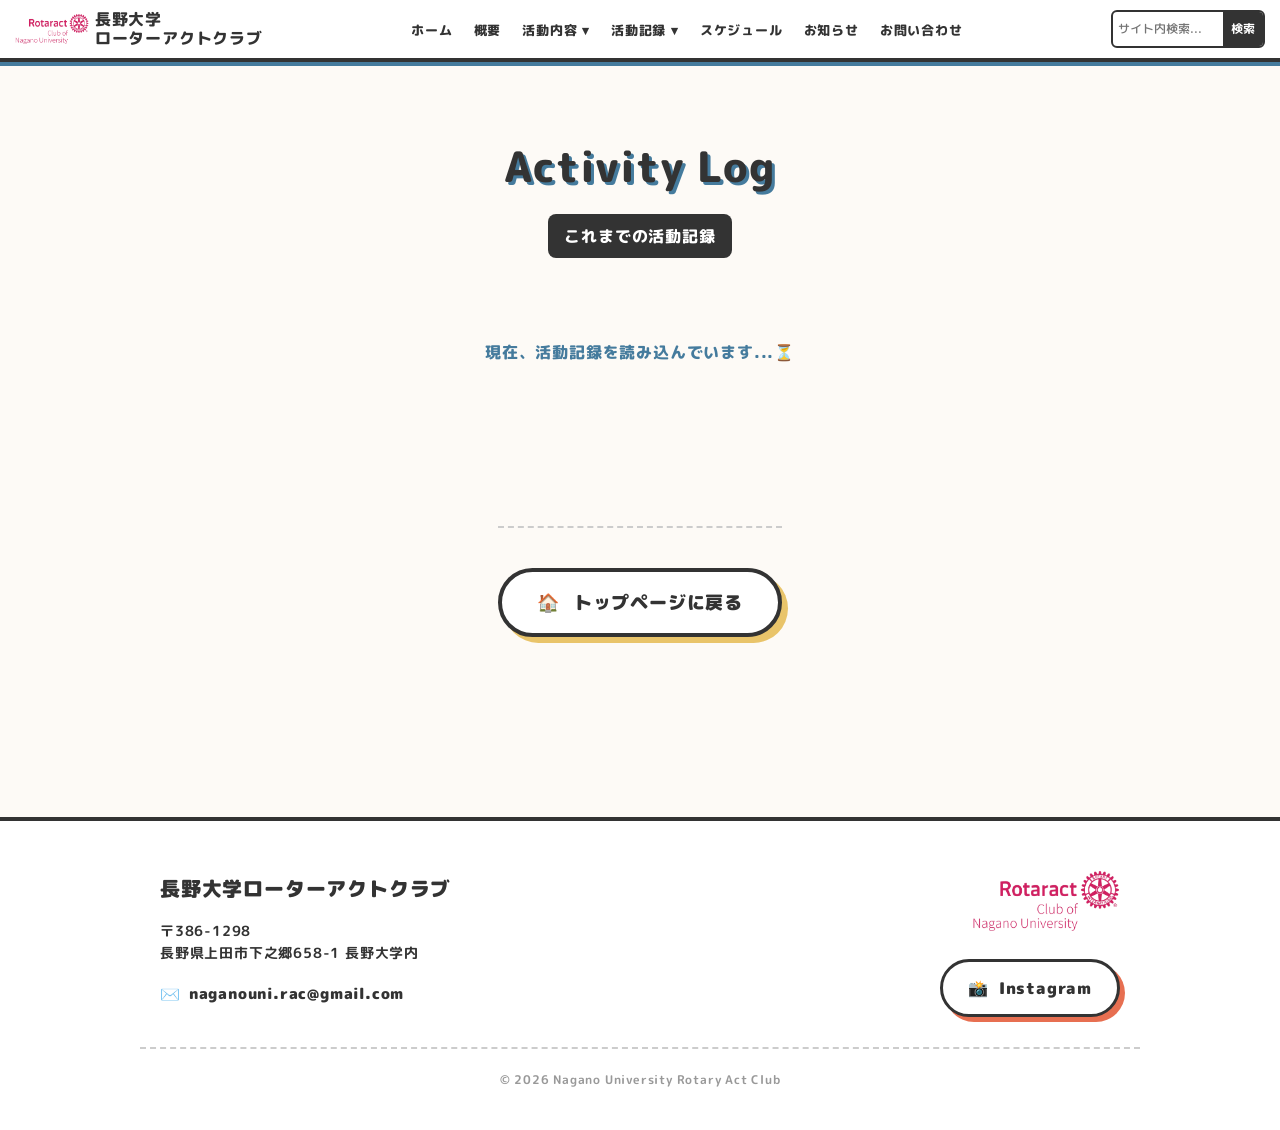
<file: log.html>
<!DOCTYPE html>
<html lang="ja">
<head>
    <meta charset="UTF-8">
    <meta name="viewport" content="width=device-width, initial-scale=1.0">
    <title>活動記録 - 長野大学ローターアクトクラブ</title>
    <link rel="stylesheet" href="style.css">
</head>
<body>

    <!-- ★ ヘッダー部分 ★ -->
    <header class="site-header">
        
        <div class="hamburger" id="hamburger">
            <span></span>
            <span></span>
            <span></span>
        </div>

        <div class="header-logo">
            <img src="logo.png" alt="クラブロゴ" class="logo-img">
            <div class="logo-text">長野大学<br>ローターアクトクラブ</div>
        </div>
        
        <nav class="header-nav">
            <ul>
                <li><a href="index.html">ホーム</a></li>
                <li><a href="about.html">概要</a></li>
                <li class="dropdown">
                    <a href="javascript:void(0)" class="dropbtn">活動内容 ▾</a>
                    <ul class="dropdown-content">
                        <li><a href="activity-international.html">国際奉仕</a></li>
                        <li><a href="activity-local.html">地域奉仕</a></li>
                    </ul>
                </li>
                <li class="dropdown">
                    <a href="javascript:void(0)" class="dropbtn">活動記録 ▾</a>
                    <ul class="dropdown-content">
                        <li><a href="log.html">これまでの活動</a></li>
                        <li><a href="diary.html">幹事日記</a></li>
                    </ul>
                </li>
                <li><a href="schedule.html">スケジュール</a></li>
                <li><a href="news.html">お知らせ</a></li>
                <li><a href="contact.html">お問い合わせ</a></li>
            </ul>
        </nav>

        <div class="header-right">
            <form action="search.html" method="get" class="header-search" style="margin: 0;">
                <input type="text" name="q" placeholder="サイト内検索..." required>
                <button type="submit">検索</button>
            </form>
        </div>
    </header>

    <!-- ★ 活動記録のメインコンテンツ ★ -->
    <div class="page-body">
        <div class="page-header">
            <h1 class="page-title">Activity Log</h1>
            <p class="page-subtitle">これまでの活動記録</p>
        </div>

        <!-- スプレッドシートのデータがここに自動でカードになって入ります -->
        <div class="activity-wrapper" id="activity-list">
            <div class="news-loading">現在、活動記録を読み込んでいます...⏳</div>
        </div>

        <div class="back-home-container">
            <a href="index.html" class="back-home-btn">
                <span>🏠</span> トップページに戻る
            </a>
        </div>

    </div>

    <!-- ★ フッター（ページの一番下） ★ -->
    <footer class="site-footer">
        <div class="footer-inner">
            <div class="footer-info">
                <div class="footer-logo">長野大学ローターアクトクラブ</div>
                <p class="footer-address">〒386-1298<br>長野県上田市下之郷658-1 長野大学内</p>
            
                <div class="footer-contact">
                    <a href="mailto:example@nagano-u.ac.jp" class="contact-link">
                        <span class="contact-icon">✉️</span> naganouni.rac@gmail.com
                    </a>
                </div>
            </div>

            <div class="footer-links">
                <div class="footer-logo-right">
                    <img src="logo.png" alt="クラブロゴ" class="footer-logo-img">
                </div>
                
                <a href="https://www.instagram.com/nagano_univ.rac" target="_blank" class="instagram-link">
                    <span class="inst-icon">📸</span> Instagram
                </a>
            </div>
        </div>
    
        <div class="footer-bottom">
            <p class="copyright">&copy; 2026 Nagano University Rotary Act Club</p>
        </div>
    </footer>

    <!-- ★ スプレッドシートから一覧を自動生成するプログラム ★ -->
    <script>
        /* 🌟 GoogleドライブのURLを自動変換する関数（最新・安定版！） */
        function convertDriveImageUrl(url) {
            if (!url) return '';
            const match = url.match(/\/d\/([a-zA-Z0-9_-]+)/) || url.match(/id=([a-zA-Z0-9_-]+)/);
            if (match && match[1]) {
                // 従来の uc ではなく、より確実に表示される thumbnail 形式に変換します
                // sz=w1000 は「横幅1000pxの綺麗な画質で読み込む」という指定です
                return `https://drive.google.com/thumbnail?id=${match[1]}&sz=w1000`;
            }
            return url;
        }

        const ACTIVITY_SHEET_ID = '1hLWEqfJHSYtHm4iIYa53wFP2eFq6mSdjlKo8hhfUUVc'; 
        const url = `https://docs.google.com/spreadsheets/d/${ACTIVITY_SHEET_ID}/gviz/tq?tqx=out:json`;

        const getVal = (row, idx) => (row.length > idx && row[idx]) ? (row[idx].f || row[idx].v) : '';

        fetch(url)
            .then(response => response.text())
            .then(text => {
                const jsonString = text.match(/google\.visualization\.Query\.setResponse\(([\s\S\w]+)\);/)[1];
                const rows = JSON.parse(jsonString).table.rows;
                
                rows.reverse();

                const activityList = document.getElementById('activity-list');
                activityList.innerHTML = ''; 

                for (let i = 0; i < rows.length; i++) {
                    const row = rows[i].c;
                    if (!row || !row[0]) continue; 

                    const id = getVal(row, 0);
                    const date = getVal(row, 1);
                    const category = getVal(row, 2) || '活動報告';
                    if (category !== '活動報告') continue;
                    const title = getVal(row, 3);
                    let imgUrl = getVal(row, 4); // 🌟 E列: 画像（5から4に変更）
                    let bodyText = getVal(row, 6); // G列: 本文

                    // ★重要：本文が空っぽの記事（ただのお知らせ）は活動記録に出さない！
                    if (!bodyText) continue;

                    // 🌟 画像URLの処理（ドライブURLなら自動変換、空ならダミー画像）
                    let finalImgUrl = 'https://via.placeholder.com/400x300/e9ecef/868e96?text=No+Image';
                    if (imgUrl) {
                        finalImgUrl = convertDriveImageUrl(imgUrl);
                    }

                    let snippet = bodyText.length > 60 ? bodyText.substring(0, 60) + '...' : bodyText;

                    const articleHTML = `
                        <article class="activity-card">
                            <div class="activity-img">
                                <img src="${finalImgUrl}" alt="活動写真">
                            </div>
                            <div class="activity-content">
                                <div class="activity-meta">
                                    <span class="activity-date">${date}</span>
                                    <span class="activity-tag">${category}</span>
                                </div>
                                <h2 class="activity-heading">${title}</h2>
                                <p class="activity-text" style="font-size:14px; color:#666;">${snippet}</p>
                                <div style="margin-top: 15px; text-align: right;">
                                    <a href="article.html?id=${id}" class="news-more-btn" style="padding: 5px 15px; font-size: 13px;">続きを読む &rarr;</a>
                                </div>
                            </div>
                        </article>
                    `;
                    activityList.innerHTML += articleHTML;
                }
            }).catch(e => console.error(e));
    </script>

    <script>
        const hamburger = document.getElementById('hamburger');
        const headerNav = document.querySelector('.header-nav');
        if(hamburger) {
            hamburger.addEventListener('click', () => {
                hamburger.classList.toggle('active');
                headerNav.classList.toggle('active');
            });
        }

        const dropdowns = document.querySelectorAll('.dropdown');
        dropdowns.forEach(dropdown => {
            const dropbtn = dropdown.querySelector('.dropbtn');
            if (dropbtn) {
                dropbtn.addEventListener('click', (e) => {
                    e.preventDefault(); // リンクの移動を完全にストップ
                    
                    // 他の開いているメニューを閉じる（任意：開けっ放しにしたい場合は下の3行を消してもOKです）
                    dropdowns.forEach(other => {
                        if (other !== dropdown) other.classList.remove('active');
                    });

                    // タップしたメニューを開閉する
                    dropdown.classList.toggle('active');
                });
            }
        });
    </script>

</body>
</html>
</file>
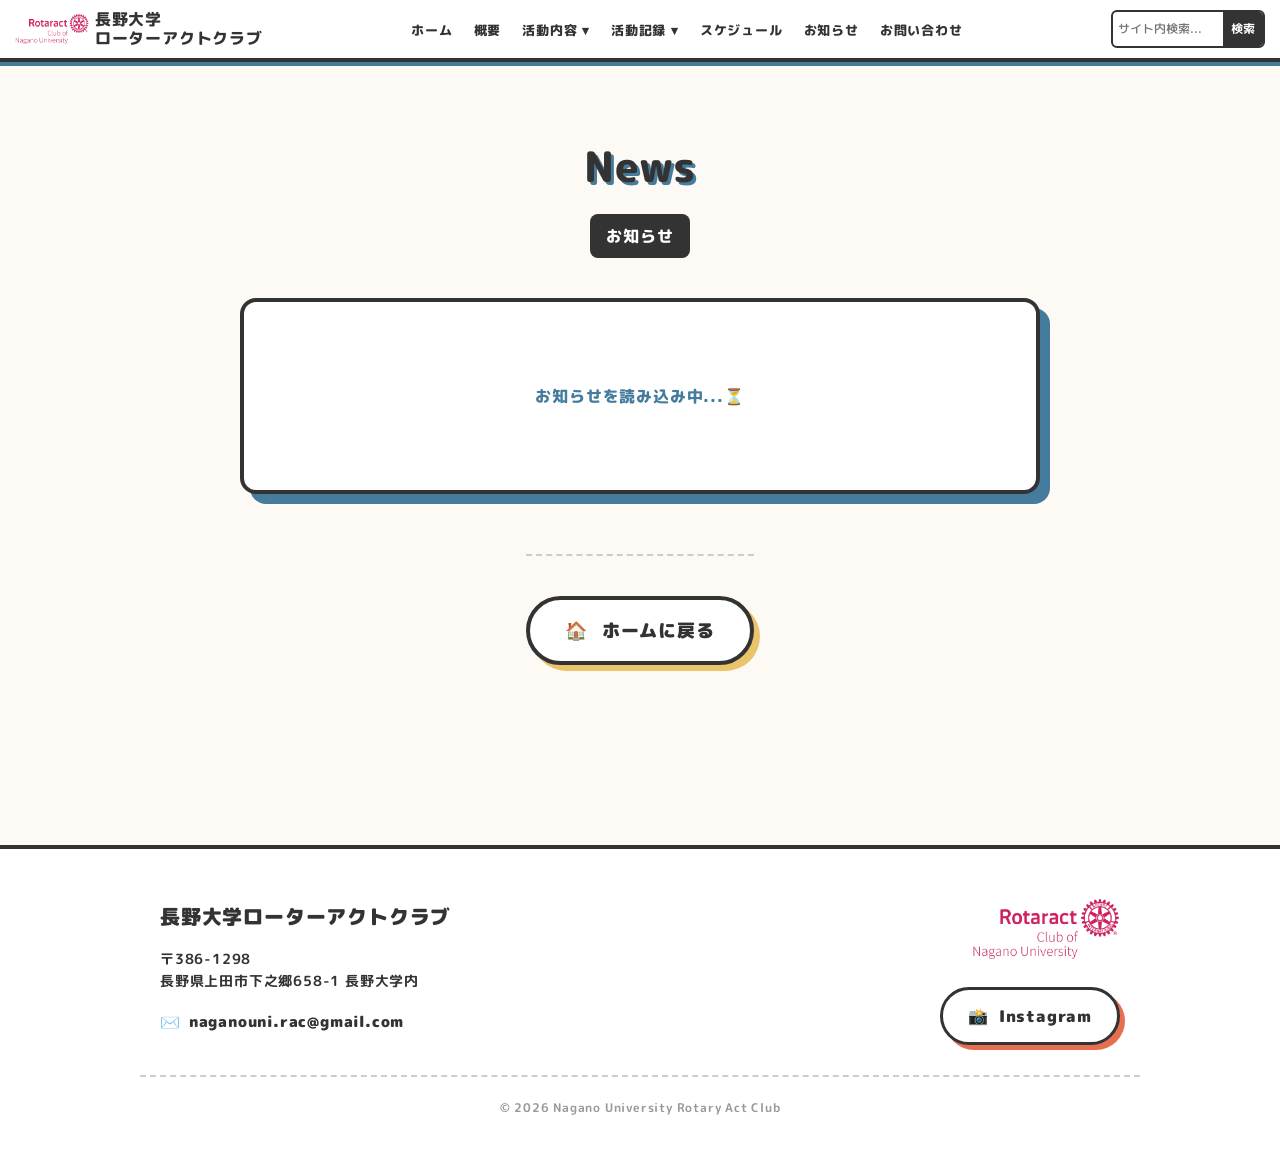
<file: news.html>
<!DOCTYPE html>
<html lang="ja">
<head>
    <meta charset="UTF-8">
    <meta name="viewport" content="width=device-width, initial-scale=1.0">
    <title>お知らせ | 長野大学ローターアクトクラブ</title>
    <link rel="stylesheet" href="style.css">
</head>
<body>

    <header class="site-header">
        
        <div class="hamburger" id="hamburger">
            <span></span>
            <span></span>
            <span></span>
        </div>

        <div class="header-logo">
            <img src="logo.png" alt="クラブロゴ" class="logo-img">
            <div class="logo-text">長野大学<br>ローターアクトクラブ</div>
        </div>
        
        <nav class="header-nav">
            <ul>
                <li><a href="index.html">ホーム</a></li>
                <li><a href="about.html">概要</a></li>
                <li class="dropdown">
                    <a href="javascript:void(0)" class="dropbtn">活動内容 ▾</a>
                    <ul class="dropdown-content">
                        <li><a href="activity-international.html">国際奉仕</a></li>
                        <li><a href="activity-local.html">地域奉仕</a></li>
                    </ul>
                </li>
                <li class="dropdown">
                    <a href="javascript:void(0)" class="dropbtn">活動記録 ▾</a>
                    <ul class="dropdown-content">
                        <li><a href="log.html">これまでの活動</a></li>
                        <li><a href="diary.html">幹事日記</a></li>
                    </ul>
                </li>
                <li><a href="schedule.html">スケジュール</a></li>
                <li><a href="news.html">お知らせ</a></li>
                <li><a href="contact.html">お問い合わせ</a></li>
            </ul>
        </nav>

        <div class="header-right">
            <form action="search.html" method="get" class="header-search" style="margin: 0;">
                <input type="text" name="q" placeholder="サイト内検索..." required>
                <button type="submit">検索</button>
            </form>
        </div>
    </header>

    <div class="page-body">
        <div class="page-header">
            <h1 class="page-title">News</h1>
            <p class="page-subtitle">お知らせ</p>
        </div>

        <div class="news-container">
            <ul class="news-list" id="news-list">
                <li class="news-loading">お知らせを読み込み中...⏳</li>
            </ul>
        </div>

        <div class="back-home-container">
            <a href="index.html" class="back-home-btn"><span>🏠</span> ホームに戻る</a>
        </div>
    </div>

    <script>
        const SHEET_ID = '1hLWEqfJHSYtHm4iIYa53wFP2eFq6mSdjlKo8hhfUUVc'; 
        const url = `https://docs.google.com/spreadsheets/d/${SHEET_ID}/gviz/tq?tqx=out:json`;
        const getVal = (row, idx) => (row.length > idx && row[idx]) ? (row[idx].f || row[idx].v) : '';

        fetch(url).then(res => res.text()).then(text => {
            const json = JSON.parse(text.match(/google\.visualization\.Query\.setResponse\(([\s\S\w]+)\);/)[1]);
            const rows = json.table.rows;
            rows.reverse();

            const newsList = document.getElementById('news-list');
            newsList.innerHTML = '';

            rows.forEach(r => {
                const row = r.c;
                if (!row || !row[0]) return;

                const id = getVal(row, 0), date = getVal(row, 1), category = getVal(row, 2) || 'お知らせ', title = getVal(row, 3);
                
                // カテゴリーの色分け
                let catClass = 'cat-event';
                if (category === '活動報告') catClass = 'cat-report';
                if (category === '重要') catClass = 'cat-important';
                if (category === '幹事日記') catClass = 'cat-event';

                // 🌟 カテゴリーバッジのリンク設定
                let categoryHTML = `<span class="news-category ${catClass}">${category}</span>`;
                if (category === '幹事日記') {
                    categoryHTML = `<a href="diary.html" class="news-category ${catClass}" style="text-decoration: none; position: relative; z-index: 10;">${category}</a>`;
                }

                newsList.innerHTML += `
                    <li class="news-item">
                        <div class="news-link" style="display: flex; align-items: center; position: relative; text-decoration: none; color: inherit;">
                            <div class="news-meta" style="flex-shrink: 0; position: relative; z-index: 11;">
                                <span class="news-date">${date}</span>
                                ${categoryHTML}
                            </div>
                            <a href="article.html?id=${id}" style="flex-grow: 1; margin-left: 20px; text-decoration: none; color: inherit; display: block; z-index: 5;">
                                <div class="news-title" style="font-weight: 800;">${title}</div>
                            </a>
                        </div>
                    </li>`;
            });
        });
    </script>

    <footer class="site-footer">
        <div class="footer-inner">
            <div class="footer-info">
                <div class="footer-logo">長野大学ローターアクトクラブ</div>
                <p class="footer-address">〒386-1298<br>長野県上田市下之郷658-1 長野大学内</p>
            
                <div class="footer-contact">
                    <a href="mailto:example@nagano-u.ac.jp" class="contact-link">
                        <span class="contact-icon">✉️</span> naganouni.rac@gmail.com
                    </a>
                </div>
            </div>

            <div class="footer-links">
                <div class="footer-logo-right">
                    <img src="logo.png" alt="クラブロゴ" class="footer-logo-img">
                </div>
                
                <a href="https://www.instagram.com/nagano_univ.rac" target="_blank" class="instagram-link">
                    <span class="inst-icon">📸</span> Instagram
                </a>
            </div>
        </div>
    
        <div class="footer-bottom">
            <p class="copyright">&copy; 2026 Nagano University Rotary Act Club</p>
        </div>
    </footer>

    <script>
        const hamburger = document.getElementById('hamburger');
        const headerNav = document.querySelector('.header-nav');
        if(hamburger) {
            hamburger.addEventListener('click', () => {
                hamburger.classList.toggle('active');
                headerNav.classList.toggle('active');
            });
        }

        const dropdowns = document.querySelectorAll('.dropdown');
        dropdowns.forEach(dropdown => {
            const dropbtn = dropdown.querySelector('.dropbtn');
            if (dropbtn) {
                dropbtn.addEventListener('click', (e) => {
                    e.preventDefault(); // リンクの移動を完全にストップ
                    
                    // 他の開いているメニューを閉じる（任意：開けっ放しにしたい場合は下の3行を消してもOKです）
                    dropdowns.forEach(other => {
                        if (other !== dropdown) other.classList.remove('active');
                    });

                    // タップしたメニューを開閉する
                    dropdown.classList.toggle('active');
                });
            }
        });
    </script>

</body>
</html>
</file>
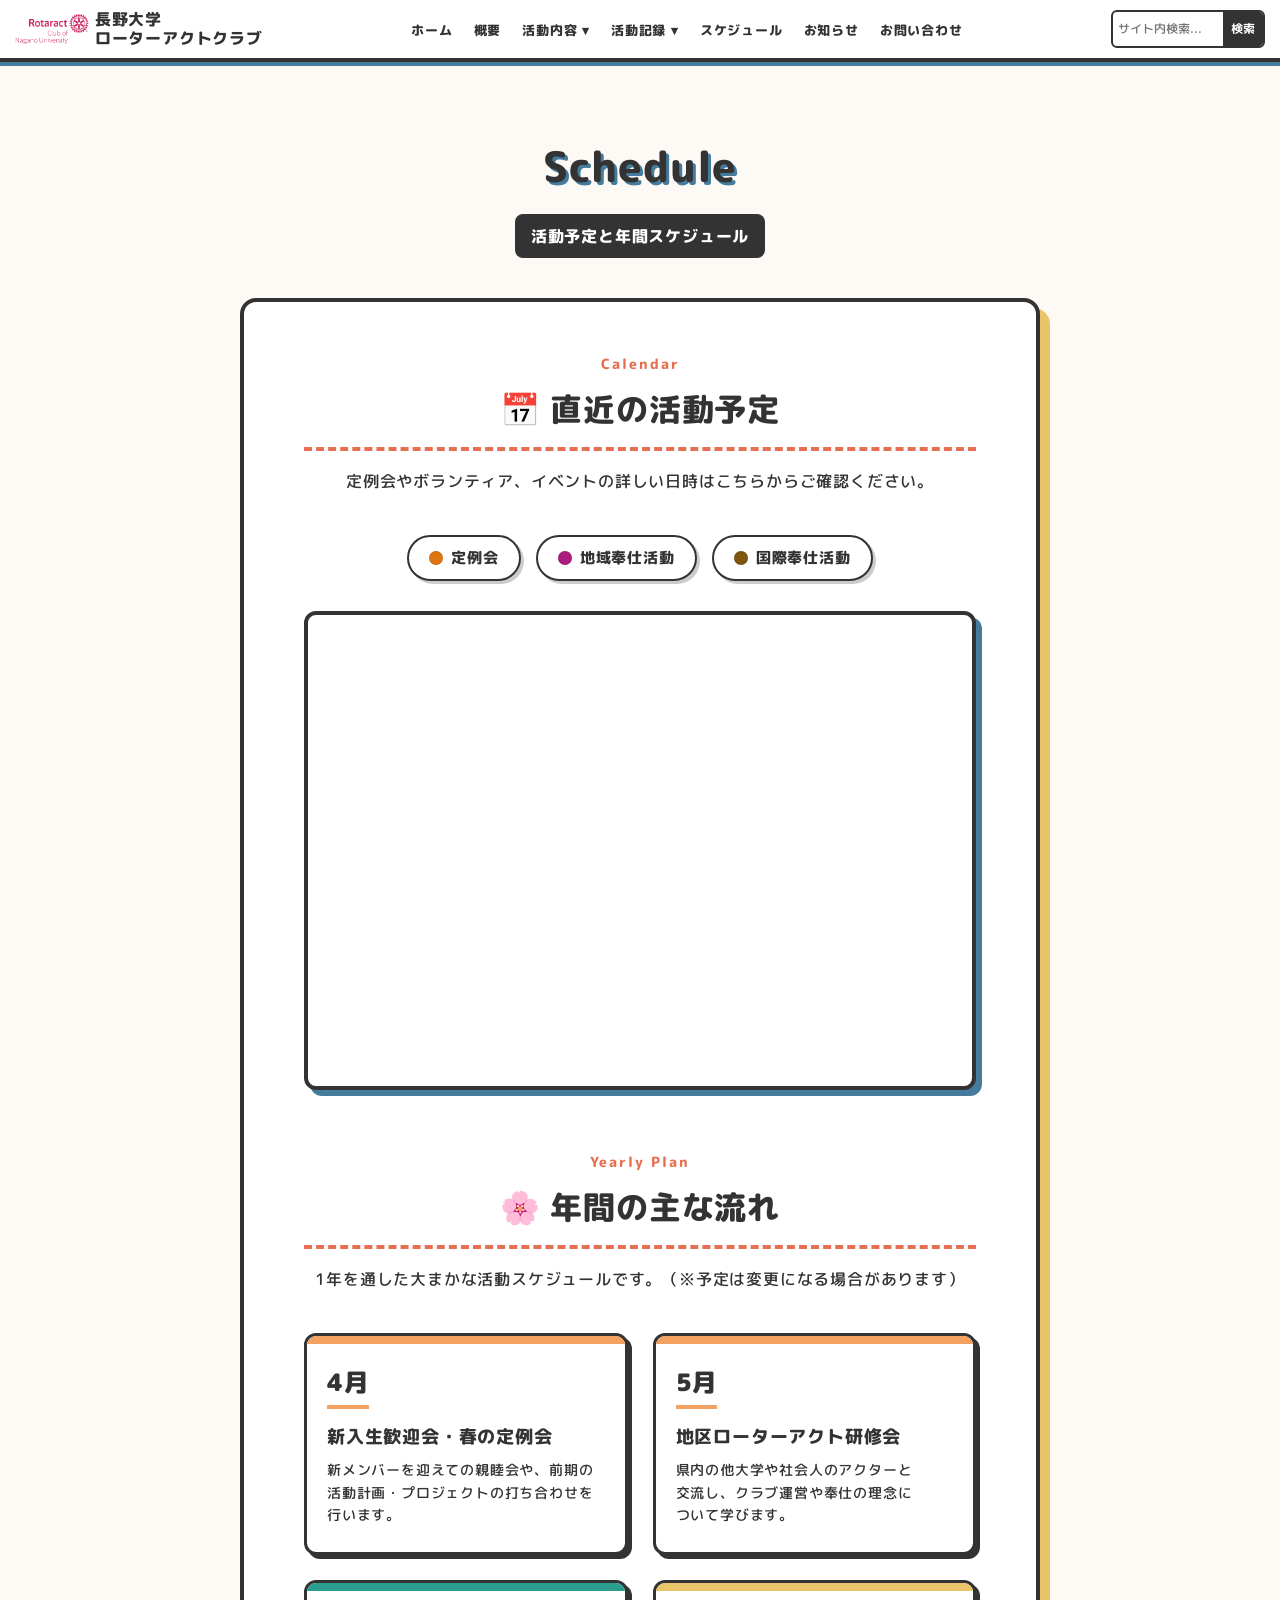
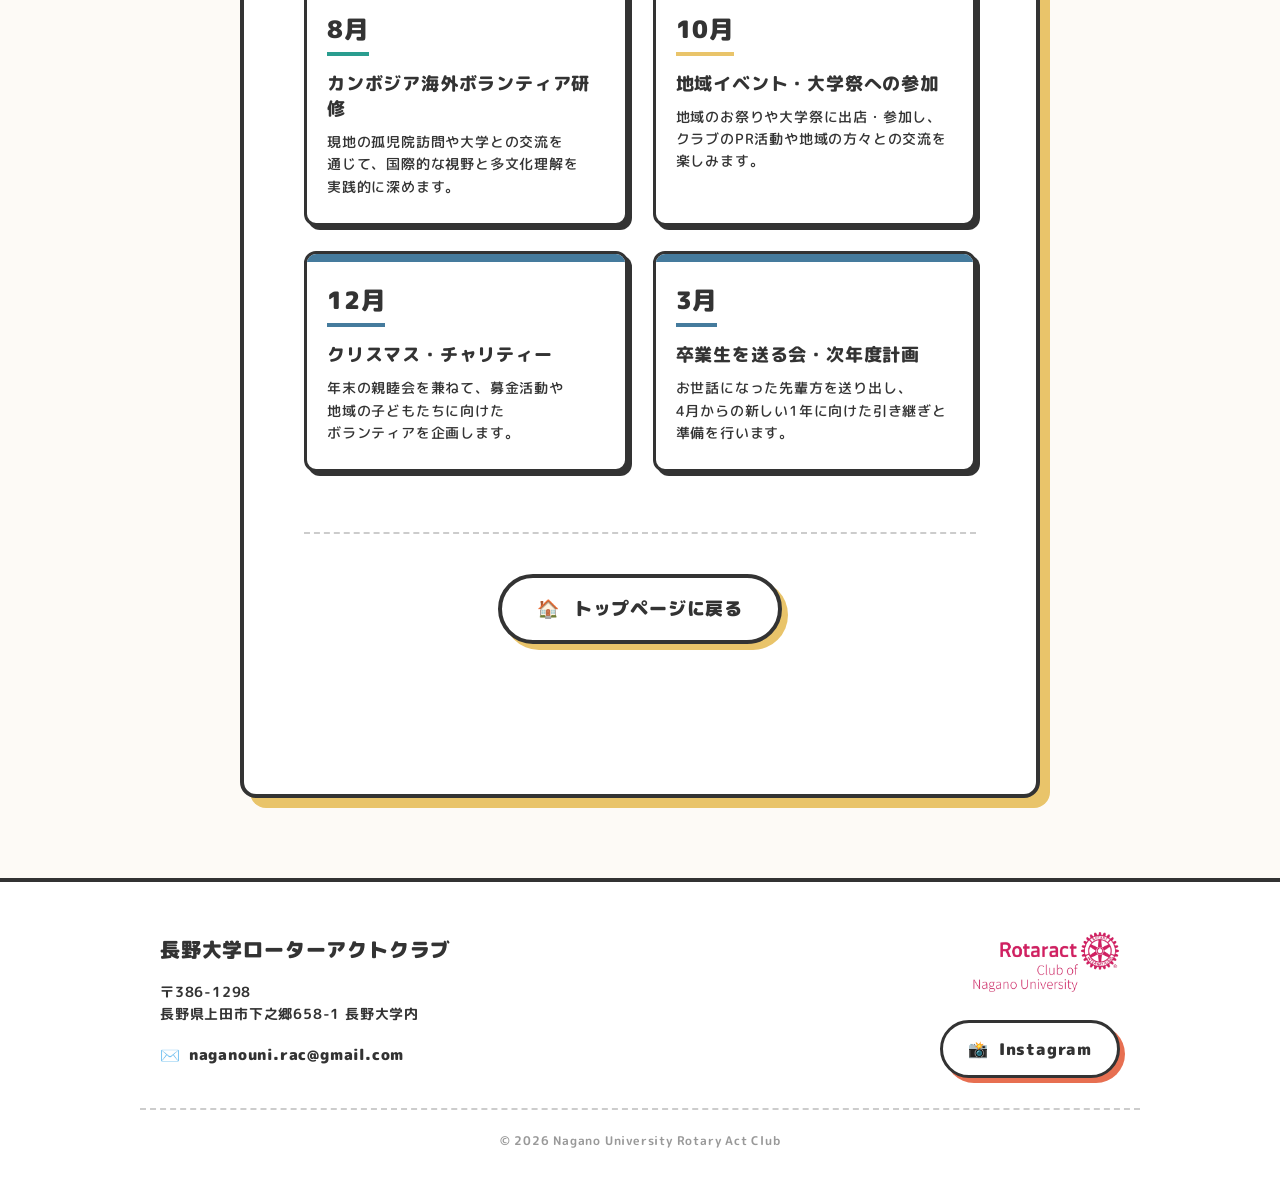
<file: schedule.html>
<!DOCTYPE html>
<html lang="ja">
<head>
    <meta charset="UTF-8">
    <meta name="viewport" content="width=device-width, initial-scale=1.0">
    <title>スケジュール - 長野大学ローターアクトクラブ</title>
    <link rel="stylesheet" href="style.css">
</head>
<body>

    <!-- ★ ヘッダー部分 ★ -->
    <header class="site-header">
        
        <div class="hamburger" id="hamburger">
            <span></span>
            <span></span>
            <span></span>
        </div>

        <div class="header-logo">
            <img src="logo.png" alt="クラブロゴ" class="logo-img">
            <div class="logo-text">長野大学<br>ローターアクトクラブ</div>
        </div>
        
        <nav class="header-nav">
            <ul>
                <li><a href="index.html">ホーム</a></li>
                <li><a href="about.html">概要</a></li>
                <li class="dropdown">
                    <a href="javascript:void(0)" class="dropbtn">活動内容 ▾</a>
                    <ul class="dropdown-content">
                        <li><a href="activity-international.html">国際奉仕</a></li>
                        <li><a href="activity-local.html">地域奉仕</a></li>
                    </ul>
                </li>
                <li class="dropdown">
                    <a href="javascript:void(0)" class="dropbtn">活動記録 ▾</a>
                    <ul class="dropdown-content">
                        <li><a href="log.html">これまでの活動</a></li>
                        <li><a href="diary.html">幹事日記</a></li>
                    </ul>
                </li>
                <li><a href="schedule.html">スケジュール</a></li>
                <li><a href="news.html">お知らせ</a></li>
                <li><a href="contact.html">お問い合わせ</a></li>
            </ul>
        </nav>

        <div class="header-right">
            <form action="search.html" method="get" class="header-search" style="margin: 0;">
                <input type="text" name="q" placeholder="サイト内検索..." required>
                <button type="submit">検索</button>
            </form>
        </div>
    </header>

    <!-- ★ スケジュールページのメインコンテンツ ★ -->
    <div class="page-body">
        
        <div class="page-header">
            <h1 class="page-title">Schedule</h1>
            <p class="page-subtitle">活動予定と年間スケジュール</p>
        </div>

        <div class="schedule-container">
            
            <!-- ==========================================
                 セクション1：Googleカレンダー埋め込み
                 ========================================== -->
            <section class="schedule-section">
                <h2 class="category-title"><span>Calendar</span>📅 直近の活動予定</h2>
                <p class="category-desc">定例会やボランティア、イベントの詳しい日時はこちらからご確認ください。</p>

                <!-- ★ カレンダーの色分け説明（凡例） ★ -->
                <ul class="calendar-legend">
                    <li><span class="legend-color" style="background-color: #df7512;"></span> 定例会</li>
                    <li><span class="legend-color" style="background-color: #ac1c7c;"></span> 地域奉仕活動</li>
                    <li><span class="legend-color" style="background-color: #80560d;"></span> 国際奉仕活動</li>
                </ul>

                <!-- カレンダーをスマホ対応にするための魔法の箱 -->
                <div class="g-calendar-wrapper">
                    <iframe src="https://calendar.google.com/calendar/embed?height=600&wkst=1&ctz=Asia%2FTokyo&showPrint=0&showTitle=0&src=MjgzMDc1N2MwOTgwNTRmMTQ2NjYyOGNlZDkyNWMxYWFjMjUxMzFlN2FmYjVmZmZjMGU1NTZiM2ExNjhhOWM0M0Bncm91cC5jYWxlbmRhci5nb29nbGUuY29t&src=NDQ3NDdkMjQ2Y2Y1ODMzZDhlZmE5ZDA4ZDU3ZWZiNGEyNWRiMDY0ZWY2YTc2MzAwZDFkMmZjZDQ2ZmU3YjBkNkBncm91cC5jYWxlbmRhci5nb29nbGUuY29t&src=NGQwMjE4YTM1YjBhOWQ1YzVkY2JiMWI3N2FmOGNiZGNjMzJjZWI5MjZhMzdhNTU5OGQzNDU5NDU4YmRiOTcyNkBncm91cC5jYWxlbmRhci5nb29nbGUuY29t&color=%23ad1457&color=%23795548&color=%23f09300" style="border-width:0" width="800" height="600" frameborder="0" scrolling="no"></iframe>
                </div>
            </section>

            <!-- ==========================================
                 セクション2：年間行事予定
                 ========================================== -->
            <section class="schedule-section">
                <h2 class="category-title"><span>Yearly Plan</span>🌸 年間の主な流れ</h2>
                <p class="category-desc">1年を通した大まかな活動スケジュールです。（※予定は変更になる場合があります）</p>

                <div class="yearly-grid">
                    
                    <!-- 4月 -->
                    <div class="month-card season-spring">
                        <div class="month-badge">4月</div>
                        <h4>新入生歓迎会・春の定例会</h4>
                        <p>新メンバーを迎えての親睦会や、前期の活動計画・プロジェクトの打ち合わせを行います。</p>
                    </div>

                    <!-- 5月 -->
                    <div class="month-card season-spring">
                        <div class="month-badge">5月</div>
                        <h4>地区ローターアクト研修会</h4>
                        <p>県内の他大学や社会人のアクターと交流し、クラブ運営や奉仕の理念について学びます。</p>
                    </div>

                    <!-- 8月 -->
                    <div class="month-card season-summer">
                        <div class="month-badge">8月</div>
                        <h4>カンボジア海外ボランティア研修</h4>
                        <p>現地の孤児院訪問や大学との交流を通じて、国際的な視野と多文化理解を実践的に深めます。</p>
                    </div>

                    <!-- 10月 -->
                    <div class="month-card season-autumn">
                        <div class="month-badge">10月</div>
                        <h4>地域イベント・大学祭への参加</h4>
                        <p>地域のお祭りや大学祭に出店・参加し、クラブのPR活動や地域の方々との交流を楽しみます。</p>
                    </div>

                    <!-- 12月 -->
                    <div class="month-card season-winter">
                        <div class="month-badge">12月</div>
                        <h4>クリスマス・チャリティー</h4>
                        <p>年末の親睦会を兼ねて、募金活動や地域の子どもたちに向けたボランティアを企画します。</p>
                    </div>

                    <!-- 3月 -->
                    <div class="month-card season-winter">
                        <div class="month-badge">3月</div>
                        <h4>卒業生を送る会・次年度計画</h4>
                        <p>お世話になった先輩方を送り出し、4月からの新しい1年に向けた引き継ぎと準備を行います。</p>
                    </div>

                </div>
            </section>

            <div class="back-home-container">
                <a href="index.html" class="back-home-btn">
                    <span>🏠</span> トップページに戻る
                </a>
            </div>

        </div>
    </div>

    <!-- ★ フッター（ページの一番下） ★ -->
    <footer class="site-footer">
        <div class="footer-inner">
            <div class="footer-info">
                <div class="footer-logo">長野大学ローターアクトクラブ</div>
                <p class="footer-address">〒386-1298<br>長野県上田市下之郷658-1 長野大学内</p>
            
                <div class="footer-contact">
                    <a href="mailto:example@nagano-u.ac.jp" class="contact-link">
                        <span class="contact-icon">✉️</span> naganouni.rac@gmail.com
                    </a>
                </div>
            </div>

            <div class="footer-links">
                <div class="footer-logo-right">
                    <img src="logo.png" alt="クラブロゴ" class="footer-logo-img">
                </div>
                
                <a href="https://www.instagram.com/nagano_univ.rac" target="_blank" class="instagram-link">
                    <span class="inst-icon">📸</span> Instagram
                </a>
            </div>
        </div>
    
        <div class="footer-bottom">
            <p class="copyright">&copy; 2026 Nagano University Rotary Act Club</p>
        </div>
    </footer>

    <script>
        const hamburger = document.getElementById('hamburger');
        const headerNav = document.querySelector('.header-nav');
        if(hamburger) {
            hamburger.addEventListener('click', () => {
                hamburger.classList.toggle('active');
                headerNav.classList.toggle('active');
            });
        }

        const dropdowns = document.querySelectorAll('.dropdown');
        dropdowns.forEach(dropdown => {
            const dropbtn = dropdown.querySelector('.dropbtn');
            if (dropbtn) {
                dropbtn.addEventListener('click', (e) => {
                    e.preventDefault(); // リンクの移動を完全にストップ
                    
                    // 他の開いているメニューを閉じる（任意：開けっ放しにしたい場合は下の3行を消してもOKです）
                    dropdowns.forEach(other => {
                        if (other !== dropdown) other.classList.remove('active');
                    });

                    // タップしたメニューを開閉する
                    dropdown.classList.toggle('active');
                });
            }
        });
    </script>

</body>
</html>
</file>
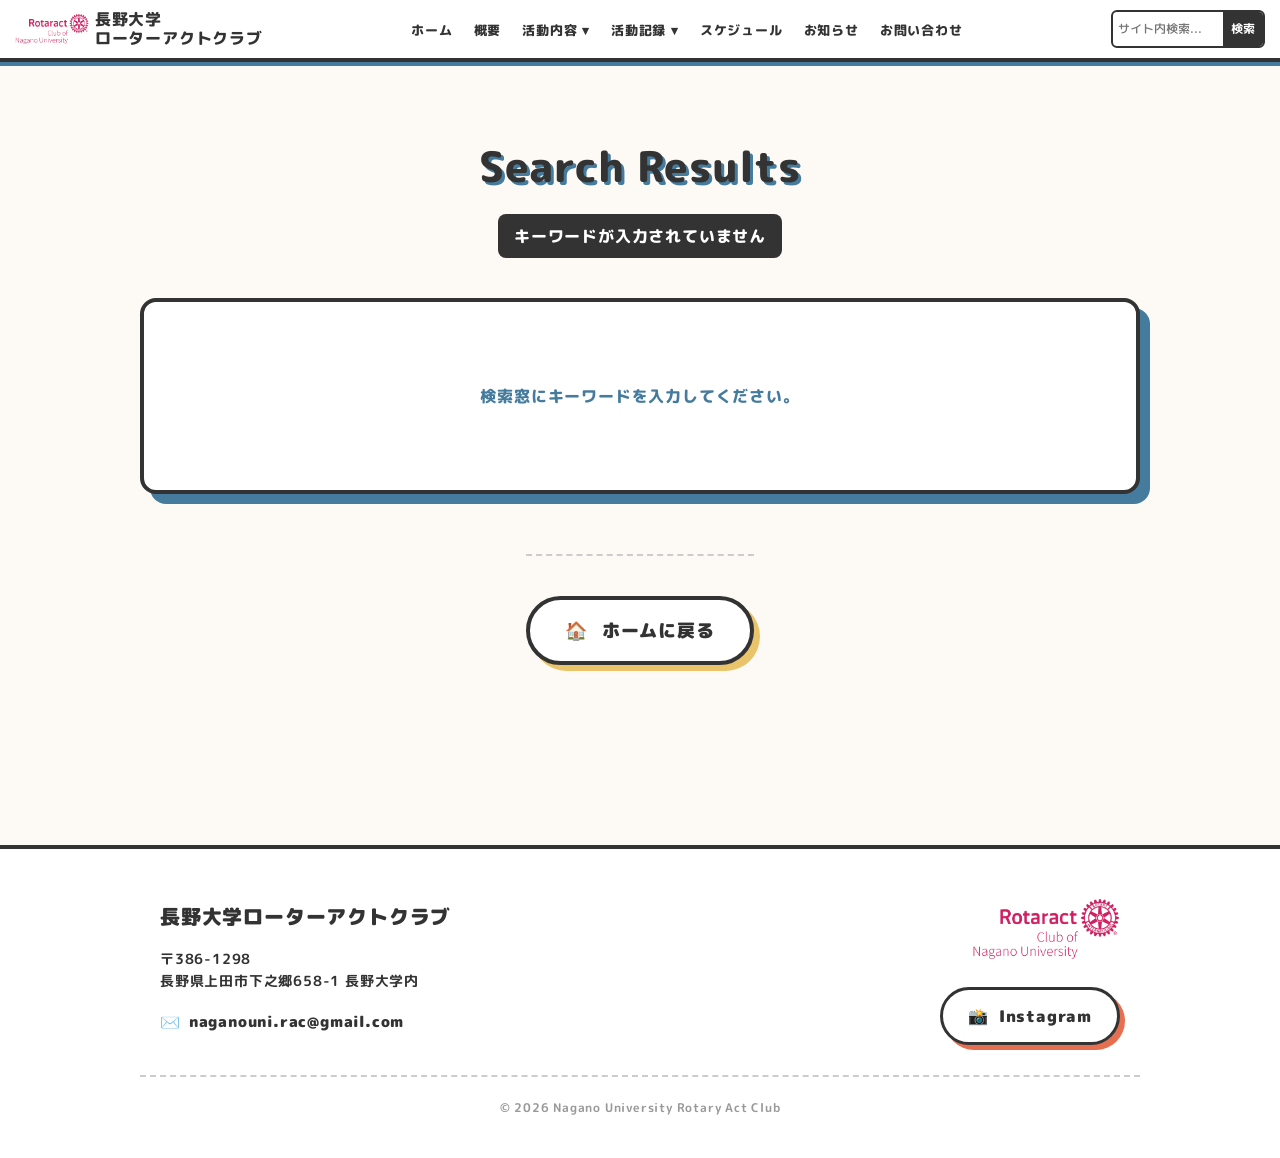
<file: search.html>
<!DOCTYPE html>
<html lang="ja">
<head>
    <meta charset="UTF-8">
    <meta name="viewport" content="width=device-width, initial-scale=1.0">
    <title>検索結果 | 長野大学ローターアクトクラブ</title>
    <link rel="stylesheet" href="style.css">
</head>
<body>

    <header class="site-header">
        
        <div class="hamburger" id="hamburger">
            <span></span>
            <span></span>
            <span></span>
        </div>

        <div class="header-logo">
            <img src="logo.png" alt="クラブロゴ" class="logo-img">
            <div class="logo-text">長野大学<br>ローターアクトクラブ</div>
        </div>
        
        <nav class="header-nav">
            <ul>
                <li><a href="index.html">ホーム</a></li>
                <li><a href="about.html">概要</a></li>
                <li class="dropdown">
                    <a href="javascript:void(0)" class="dropbtn">活動内容 ▾</a>
                    <ul class="dropdown-content">
                        <li><a href="activity-international.html">国際奉仕</a></li>
                        <li><a href="activity-local.html">地域奉仕</a></li>
                    </ul>
                </li>
                <li class="dropdown">
                    <a href="javascript:void(0)" class="dropbtn">活動記録 ▾</a>
                    <ul class="dropdown-content">
                        <li><a href="log.html">これまでの活動</a></li>
                        <li><a href="diary.html">幹事日記</a></li>
                    </ul>
                </li>
                <li><a href="schedule.html">スケジュール</a></li>
                <li><a href="news.html">お知らせ</a></li>
                <li><a href="contact.html">お問い合わせ</a></li>
            </ul>
        </nav>

        <div class="header-right">
            <form action="search.html" method="get" class="header-search" style="margin: 0;">
                <input type="text" name="q" placeholder="サイト内検索..." required>
                <button type="submit">検索</button>
            </form>
        </div>
    </header>

    <div class="page-body">
        <div class="page-header">
            <h1 class="page-title">Search Results</h1>
            <p class="page-subtitle" id="search-keyword-display">検索結果</p>
        </div>

        <div class="news-container" style="max-width: 1000px; margin: 0 auto;">
            <ul class="news-list" id="search-results-list">
                <li class="news-loading">検索中...🔍</li>
            </ul>
        </div>

        <div class="back-home-container">
            <a href="index.html" class="back-home-btn"><span>🏠</span> ホームに戻る</a>
        </div>
    </div>

    <footer class="site-footer">
        <div class="footer-inner">
            <div class="footer-info">
                <div class="footer-logo">長野大学ローターアクトクラブ</div>
                <p class="footer-address">〒386-1298<br>長野県上田市下之郷658-1 長野大学内</p>
                <div class="footer-contact">
                    <a href="mailto:naganouni.rac@gmail.com" class="contact-link">
                        <span class="contact-icon">✉️</span> naganouni.rac@gmail.com
                    </a>
                </div>
            </div>

            <div class="footer-links">
                <div class="footer-logo-right">
                    <img src="logo.png" alt="クラブロゴ" class="footer-logo-img">
                </div>
                
                <a href="https://www.instagram.com/nagano_univ.rac" target="_blank" class="instagram-link">
                    <span class="inst-icon">📸</span> Instagram
                </a>
            </div>
        </div>
        <div class="footer-bottom">
            <p class="copyright">&copy; 2026 Nagano University Rotary Act Club</p>
        </div>
    </footer>


    <script>
        // URLから検索キーワード（q）を取得
        const urlParams = new URLSearchParams(window.location.search);
        const query = urlParams.get('q');
        
        const keywordDisplay = document.getElementById('search-keyword-display');
        const resultsList = document.getElementById('search-results-list');

        if (!query) {
            keywordDisplay.textContent = "キーワードが入力されていません";
            resultsList.innerHTML = '<li class="news-error">検索窓にキーワードを入力してください。</li>';
        } else {
            keywordDisplay.textContent = `「${query}」の検索結果`;

            const SHEET_ID = '1hLWEqfJHSYtHm4iIYa53wFP2eFq6mSdjlKo8hhfUUVc'; 
            const url = `https://docs.google.com/spreadsheets/d/${SHEET_ID}/gviz/tq?tqx=out:json`;
            const getVal = (row, idx) => (row.length > idx && row[idx]) ? (row[idx].f || row[idx].v) : '';

            fetch(url).then(res => res.text()).then(text => {
                const json = JSON.parse(text.match(/google\.visualization\.Query\.setResponse\(([\s\S\w]+)\);/)[1]);
                const rows = json.table.rows;
                rows.reverse(); // 最新順にする

                resultsList.innerHTML = '';
                let matchCount = 0;

                // 検索キーワードを小文字・全角半角区別せずに比較するための準備
                const lowerQuery = query.toLowerCase();

                rows.forEach(r => {
                    const row = r.c;
                    if (!row || !row[0]) return;

                    const id = getVal(row, 0);
                    const date = getVal(row, 1);
                    const category = getVal(row, 2) || 'お知らせ';
                    const title = getVal(row, 3);
                    const bodyText = getVal(row, 6);

                    // 🌟 タイトルか本文にキーワードが含まれているかチェック！
                    const titleMatch = title.toLowerCase().includes(lowerQuery);
                    const bodyMatch = bodyText.toLowerCase().includes(lowerQuery);

                    if (titleMatch || bodyMatch) {
                        matchCount++;

                        let catClass = 'cat-default';
                        if (category === '活動報告') catClass = 'cat-report';
                        if (category === 'イベント') catClass = 'cat-event';
                        if (category === '重要') catClass = 'cat-important';
                        if (category === '幹事日記') catClass = 'cat-event';

                        // キーワードが含まれる部分をハイライト（本文の抜粋）
                        let snippet = '';
                        if (bodyText) {
                            snippet = bodyText.length > 80 ? bodyText.substring(0, 80) + '...' : bodyText;
                        }

                        resultsList.innerHTML += `
                            <li class="news-item">
                                <div class="news-link" style="display: flex; align-items: center; position: relative;">
                                    <div class="news-meta" style="flex-shrink: 0; position: relative; z-index: 11;">
                                        <span class="news-date">${date}</span>
                                        <span class="news-category ${catClass}">${category}</span>
                                    </div>
                                    <a href="article.html?id=${id}" style="flex-grow: 1; margin-left: 20px; text-decoration: none; color: inherit; display: block; z-index: 5;">
                                        <div class="news-title" style="font-weight: 800;">${title}</div>
                                        <div style="font-size: 13px; color: #666; margin-top: 5px;">${snippet}</div>
                                    </a>
                                </div>
                            </li>
                        `;
                    }
                });

                if (matchCount === 0) {
                    resultsList.innerHTML = `<li class="news-error">「${query}」に一致する記事は見つかりませんでした。</li>`;
                }
            }).catch(err => {
                resultsList.innerHTML = `<li class="news-error">データの読み込みに失敗しました。</li>`;
            });
        }
    </script>

    <script>
        const hamburger = document.getElementById('hamburger');
        const headerNav = document.querySelector('.header-nav');
        if(hamburger) {
            hamburger.addEventListener('click', () => {
                hamburger.classList.toggle('active');
                headerNav.classList.toggle('active');
            });
        }

        const dropdowns = document.querySelectorAll('.dropdown');
        dropdowns.forEach(dropdown => {
            const dropbtn = dropdown.querySelector('.dropbtn');
            if (dropbtn) {
                dropbtn.addEventListener('click', (e) => {
                    e.preventDefault(); // リンクの移動を完全にストップ
                    
                    // 他の開いているメニューを閉じる（任意：開けっ放しにしたい場合は下の3行を消してもOKです）
                    dropdowns.forEach(other => {
                        if (other !== dropdown) other.classList.remove('active');
                    });

                    // タップしたメニューを開閉する
                    dropdown.classList.toggle('active');
                });
            }
        });
    </script>

</body>
</html>
</file>
<file: style.css>
@import url('https://fonts.googleapis.com/css2?family=M+PLUS+Rounded+1c:wght@500;800&display=swap');

/* ====================================================
   0. はみ出し・見切れ防止の最強リセット（全要素共通）
   ==================================================== */
*, *::before, *::after { box-sizing: border-box; overflow-wrap: break-word; word-wrap: break-word; }

img, iframe, video { max-width: 100%; height: auto; }

html { height: -webkit-fill-available; background-color: var(--bg-color); }

/* ====================================================
   1. 全体設定・カラーパレット（Variables & Base）
   ==================================================== */
:root {
    --bg-color: #fdfaf6;
    --card-bg: #ffffff;
    --text-main: #333333;
    --accent: #e76f51;
    --accent-red: #e76f51;
    --accent-yellow: #e9c46a;
    --accent-green: #2a9d8f;
    --accent-blue: #457b9d;
    --line-color: #cccccc;
    --border-thick: 4px solid #333333;
}

body {
    font-family: 'M PLUS Rounded 1c', 'ヒラギノ丸ゴ ProN', 'Hiragino Maru Gothic ProN', 'メイリオ', Meiryo, sans-serif;
    color: var(--text-main);
    display: flex;
    flex-direction: column;

    min-height: 100vh;
    min-height: -webkit-fill-available; 
    
    margin: 0;
    padding: 0;

    overscroll-behavior-y: none;

    line-height: 1.75;
    letter-spacing: 0.05em;
    word-break: auto-phrase;

    -webkit-font-smoothing: antialiased;
    -moz-osx-font-smoothing: grayscale;
}

.page-body {background-color: var(--bg-color); flex: 1 0 auto !important; padding: 130px 20px 80px; display: flex; flex-direction: column; align-items: center; width: 100%; box-sizing: border-box; }

.home-body { padding-top: 75px !important; }
.home-body .page-body { padding-top: 40px !important; }

.section-title { font-size: 32px; font-weight: 900; margin: 0; text-align: center; }
.section-subtitle { font-size: 14px; color: #666; font-weight: bold; margin: 5px 0 0 0; text-align: center; }

/* ====================================================
   2. ヘッダー＆ナビゲーション
   ==================================================== */
.site-header {
    position: fixed; top: 0; left: 0; width: 100%;
    background-color: var(--card-bg); border-bottom: var(--border-thick);
    display: flex; justify-content: space-between; align-items: center;
    padding: 16px 30px; box-sizing: border-box;
    z-index: 1000; box-shadow: 0 4px 0px var(--accent-blue);
}

.hamburger { display: none; }

.header-logo {
    display: flex; align-items: center; gap: 12px;
    font-size: 26px; font-weight: 800; color: var(--text-main);
    line-height: 1.2; white-space: nowrap;
}
.logo-img { height: 45px; width: auto; object-fit: contain; }

.header-nav ul { display: flex; list-style: none; margin: 0; padding: 0; gap: 20px; white-space: nowrap; }
.header-nav a { text-decoration: none; color: var(--text-main); font-weight: 800; font-size: 17px; padding: 8px 16px; border-radius: 20px; transition: all 0.2s ease; }
.header-nav a:hover { background-color: var(--accent); color: #fff; transform: translateY(-2px); }

.dropdown { position: relative; display: inline-block; }
.dropdown-content { display: none !important; position: absolute; top: 100%; left: 50%; transform: translateX(-50%); background-color: var(--card-bg); border: var(--border-thick); border-radius: 12px; min-width: 180px; box-shadow: 6px 6px 0px var(--accent-blue); z-index: 1001; padding: 10px 0; list-style: none; margin: 10px 0 0 0; }
.dropdown:hover .dropdown-content { display: block !important; }
.dropdown-content a { display: block; padding: 12px 20px !important; border-radius: 0 !important; text-align: center; font-size: 15px !important; }
.dropdown-content a:hover { background-color: var(--bg-color); color: var(--accent-red) !important; transform: none !important; }

.header-right { display: flex; align-items: center; gap: 20px; }
.header-search, .header-search form { display: flex; align-items: stretch; border: 2px solid #333; border-radius: 6px; overflow: hidden; height: 38px; margin: 0; background-color: #fff; }

/* 🌟 WindowsとMacの検索バーのズレをなくすリセット魔法 */
.header-search input { 
    -webkit-appearance: none; -moz-appearance: none; appearance: none;
    box-sizing: border-box; margin: 0; vertical-align: middle; height: 100%;
    border: none; padding: 0 12px; outline: none; font-size: 14px; width: 160px; background-color: transparent; color: var(--text-main); font-family: inherit; font-weight: 500; 
}
.header-search button { 
    -webkit-appearance: none; -moz-appearance: none; appearance: none;
    box-sizing: border-box; margin: 0; vertical-align: middle; height: 100%;
    background-color: #333; color: #fff; border: none; padding: 0 15px; cursor: pointer; font-weight: bold; font-size: 14px; font-family: inherit; transition: background-color 0.2s; 
}
.header-search button:hover { background-color: #555; }

/* ====================================================
   3. メインビジュアル＆スライドショー
   ==================================================== */
.main-visual-full { flex-shrink: 0; position: relative; width: 100%; height: calc(100vh - 75px); min-height: 500px; overflow: hidden; margin: 0; padding: 0; }
.main-visual-full::before { content: ""; position: absolute; top: 0; left: 0; width: 100%; height: 100%; background: linear-gradient(to right, rgba(255, 255, 255, 0.9) 0%, rgba(255, 255, 255, 0) 15%, rgba(255, 255, 255, 0) 85%, rgba(255, 255, 255, 0.9) 100%); pointer-events: none; z-index: 1; }
.slideshow { width: 100%; height: 100%; margin: 0; padding: 0; position: relative; overflow: hidden; }
.slide-wrapper { display: flex; width: 100%; height: 100%; transition: transform 0.6s cubic-bezier(0.25, 1, 0.5, 1); }
.slide { flex: 0 0 100%; width: 100%; height: 100%; background-size: cover; background-position: center; background-repeat: no-repeat; opacity: 1; }

.slide1 { background-image: url('2.jpeg'); background-color: var(--accent-blue); }
.slide2 { background-image: url('3.jpeg'); background-color: var(--accent); }
.slide3 { background-image: url('1.jpeg'); background-color: var(--accent-yellow); }

.main-visual-content-overlay { position: absolute; top: 50%; left: 50%; transform: translate(-50%, -50%); z-index: 2; background-color: rgba(253, 250, 246, 0.9); border: var(--border-thick); border-radius: 16px; padding: 40px 50px; text-align: center; box-shadow: 8px 8px 0px var(--accent); width: 85%; max-width: 700px; line-height: 1.5; }
.catchphrase { font-size: 38px; color: var(--text-main); margin: 0 0 20px 0; font-weight: 800; }
.sub-catchphrase { font-size: 16px; font-weight: 800; margin: 0; background-color: var(--text-main); color: #ffffff; display: inline-block; padding: 8px 16px; border-radius: 8px; }

.slider-btn { position: absolute; top: 50%; transform: translateY(-50%); z-index: 2; background-color: var(--card-bg); border: var(--border-thick); color: var(--text-main); width: 50px; height: 50px; border-radius: 50%; font-size: 20px; font-weight: 800; cursor: pointer; box-shadow: 4px 4px 0px var(--accent); transition: all 0.2s ease; display: flex; align-items: center; justify-content: center; }
.slider-btn:hover { transform: translateY(-50%) translate(2px, 2px); box-shadow: 2px 2px 0px var(--accent); background-color: var(--accent-blue); color: #ffffff; }
.prev-btn { left: 20px; } .next-btn { right: 20px; }

/* ====================================================
   4. 下層ページ・コンテンツ共通
   ==================================================== */
.about-section { width: 90%; max-width: 1000px; margin: 60px auto 80px; padding: 50px 60px; background-color: var(--card-bg); border: var(--border-thick); border-radius: 20px; box-shadow: 10px 10px 0px var(--accent-blue); box-sizing: border-box; }
.about-layout { display: flex; align-items: center; gap: 50px; }
.about-left, .about-right { flex: 1; }
.about-text { font-size: 17px; line-height: 2; font-weight: 500; margin: 0 0 25px 0; }
.about-btn { display: inline-block; font-size: 16px; font-weight: 800; color: #ffffff; background-color: var(--accent); padding: 12px 28px; border-radius: 30px; text-decoration: none; border: 3px solid var(--text-main); box-shadow: 4px 4px 0px var(--text-main); transition: all 0.2s ease; }
.about-btn:hover { transform: translate(3px, 3px); box-shadow: 1px 1px 0px var(--text-main); background-color: var(--accent-blue); }
.about-image-wrapper { width: 100%; display: flex; justify-content: center; align-items: center; padding: 10px; margin-top: 0; }
.about-image { width: 100%; height: auto; max-height: 550px; object-fit: contain; background-color: transparent; border: var(--border-thick); border-radius: 16px; box-shadow: 8px 8px 0px var(--accent-yellow); transform: rotate(2deg); transition: transform 0.3s ease; }
.about-image:hover { transform: rotate(0deg) scale(1.02); }

.next-event-section { margin-bottom: 80px; }
.next-event-card { background-color: var(--card-bg); border: var(--border-thick); border-radius: 20px; padding: 40px 30px 30px 30px; position: relative; box-shadow: 10px 10px 0px var(--accent-green); margin-top: 40px; }
.event-badge { position: absolute; top: -25px; left: 20px; background-color: var(--accent-red); color: white; font-weight: 900; font-size: 18px; padding: 8px 25px; border: var(--border-thick); border-radius: 50px; transform: rotate(-3deg); box-shadow: 4px 4px 0px #333; }
.event-title { font-size: 24px; font-weight: 900; margin-bottom: 15px; }
.event-desc { line-height: 1.8; margin-bottom: 25px; font-weight: bold; }
.event-details { background: #f0f0f0; padding: 15px; border-radius: 10px; border-left: 10px solid var(--accent-green); }
.event-details p { margin: 5px 0; font-size: 16px; font-weight: 900; }

.voices-grid { display: flex; gap: 25px; margin-top: 30px; }
.voice-card { flex: 1; background-color: var(--card-bg); border: var(--border-thick); border-radius: 20px; padding: 30px; box-shadow: 10px 10px 0px var(--accent-yellow); }
.voice-icon { font-size: 40px; margin-bottom: 15px; }
.voice-text { font-weight: 800; line-height: 1.7; margin-bottom: 20px; font-size: 16px; }
.voice-author { font-size: 14px; color: #666; text-align: right; font-weight: 900; border-top: 2px dashed #ddd; padding-top: 10px; }

.cta-box { background-color: var(--accent-red); border: var(--border-thick); border-radius: 20px; padding: 60px 20px; text-align: center; color: white; box-shadow: 12px 12px 0px #333; }
.cta-title { font-size: 32px; font-weight: 900; margin-bottom: 15px; line-height: 1.3; }
.cta-text { font-size: 16px; font-weight: bold; margin-bottom: 40px; line-height: 1.7; }
.cta-button { display: inline-block; background-color: #ffffff; color: #333; text-decoration: none; font-size: 20px; font-weight: 900; padding: 18px 40px; border: var(--border-thick); border-radius: 60px; box-shadow: 6px 6px 0px var(--accent-yellow); transition: all 0.2s ease; }
.cta-button:hover { transform: translate(3px, 3px); box-shadow: 2px 2px 0px var(--accent-yellow); }

.top-news-section { width: 100%; max-width: 800px; margin: 0 auto 80px; padding: 0 20px; box-sizing: border-box; }
.top-news-header { margin-bottom: 30px; }
.news-board { background-color: var(--card-bg); border: var(--border-thick); border-radius: 20px; padding: 40px; box-shadow: 10px 10px 0px var(--accent-blue); position: relative; }
.news-container { width: 100%; max-width: 800px; margin: 0 auto; background-color: var(--card-bg); border: var(--border-thick); border-radius: 16px; padding: 40px; box-shadow: 10px 10px 0px var(--accent-blue); box-sizing: border-box; }
.news-list, #top-news-list { list-style: none; padding: 0; margin: 0; }
.news-item { border-bottom: 2px dashed var(--line-color); padding: 20px 0; transition: all 0.3s ease; }
.news-item:last-child { border-bottom: none; }
.news-link { display: flex; align-items: center; text-decoration: none; color: var(--text-main); transition: all 0.2s ease; border-radius: 8px; }
.news-link:not(.nolink):hover { background-color: #fdfaf6; transform: translateX(10px); }
.news-meta { width: 180px; flex-shrink: 0; display: flex; flex-direction: column; gap: 8px; align-items: flex-start; }
.news-date { font-size: 15px; font-weight: 800; }
.news-category { font-size: 12px; font-weight: 800; padding: 4px 10px; border-radius: 20px; border: 2px solid var(--text-main); background-color: #ffffff; }
.cat-default { box-shadow: 2px 2px 0px var(--accent-blue); }
.cat-event { box-shadow: 2px 2px 0px var(--accent-yellow); }
.cat-report { box-shadow: 2px 2px 0px var(--accent-green); }
.cat-important { box-shadow: 2px 2px 0px var(--accent-red); color: var(--accent-red); }
.news-title { font-size: 16px; font-weight: 800; line-height: 1.5; flex-grow: 1; }
.news-loading, .news-error { text-align: center; padding: 40px; font-weight: 800; color: var(--accent-blue); }
.news-more-btn { display: inline-block; padding: 10px 25px; font-weight: 800; color: #333; text-decoration: none; background-color: #fdfaf6; border: 3px solid #333; border-radius: 10px; box-shadow: 4px 4px 0px var(--accent-red); transition: all 0.2s ease; }
.news-more-btn:hover { transform: translate(2px, 2px); box-shadow: 2px 2px 0px var(--accent-red); }
.news-board-footer { text-align: right; margin-top: 30px; }

.activity-wrapper { width: 100%; max-width: 800px; margin: 0 auto 60px; display: flex; flex-direction: column; gap: 40px; padding: 0 20px; box-sizing: border-box; }
.activity-card { display: flex; flex-direction: column; background-color: var(--card-bg); border: var(--border-thick); border-radius: 20px; overflow: hidden; box-shadow: 8px 8px 0px var(--accent-blue); margin-bottom: 40px; height: auto; min-height: min-content; }
.activity-card:hover { transform: translate(-2px, -2px); box-shadow: 10px 10px 0px var(--accent-blue); }
.activity-img { height: 200px; border-bottom: var(--border-thick); }
.activity-img img { width: 100%; height: 100%; object-fit: cover; display: block; }
.activity-content { padding: 30px; display: flex; flex-direction: column; gap: 15px; width: 100%; box-sizing: border-box; }
.activity-content .button-container { display: flex; justify-content: flex-end; margin-top: auto; }
.activity-meta { display: flex; align-items: center; gap: 15px; margin-bottom: 15px; }
.activity-date { font-weight: 800; }
.activity-tag { font-size: 12px; font-weight: 800; padding: 4px 12px; border-radius: 20px; background-color: var(--accent-green); color: #ffffff; border: 2px solid var(--text-main); }
.activity-heading { font-size: 20px; font-weight: 900; margin: 0 0 15px 0; line-height: 1.4; }
.activity-text { font-size: 15px; line-height: 1.8; margin: 0; }

.single-article-container { background-color: var(--card-bg) !important; border: var(--border-thick) !important; border-radius: 25px !important; padding: 40px !important; box-shadow: 12px 12px 0px var(--accent-yellow) !important; max-width: 900px; margin: 40px auto; }
.article-title { font-size: 32px; font-weight: 900; line-height: 1.3; margin-bottom: 20px; }
.article-main-img { width: 100%; max-width: 100%; height: auto; border: var(--border-thick); border-radius: 15px; overflow: hidden; margin: 30px 0; line-height: 0; }
.article-main-img img { width: 100%; height: auto; display: block; object-fit: contain; }
.article-body { font-size: 17px; line-height: 1.8; color: var(--text-main); }

.pdf-container { width: 100%; height: 700px; border: var(--border-thick); border-radius: 15px; overflow: hidden; margin-top: 30px; box-shadow: 8px 8px 0px var(--accent-blue); background-color: #fff; }
.pdf-container iframe { width: 100%; height: 100%; border: none; }

.page-header { text-align: center; margin-bottom: 40px; }
.page-title { font-size: 42px; margin: 0 0 10px 0; font-weight: 800; text-shadow: 3px 3px 0px var(--accent-blue); }
.page-subtitle { font-size: 16px; font-weight: 800; background-color: var(--text-main); color: #ffffff; padding: 8px 16px; border-radius: 8px; display: inline-block; margin: 0; }

.about-container, .contact-container, .schedule-container { width: 100%; max-width: 800px; background-color: var(--card-bg); border: var(--border-thick); border-radius: 16px; padding: 50px 60px; box-shadow: 10px 10px 0px var(--accent-yellow); box-sizing: border-box; }

.about-detail-section { margin-bottom: 50px; }
.detail-heading { font-size: 24px; color: var(--text-main); border-bottom: 4px dashed var(--accent-red); padding-bottom: 10px; margin: 0 0 25px 0; font-weight: 800; display: inline-block; }
.detail-text { font-size: 16px; color: var(--text-main); line-height: 2; margin: 0; font-weight: 500; }
.project-cards { display: flex; gap: 20px; margin-top: 25px; }
.project-card { flex: 1; background-color: #ffffff; border: 3px solid var(--text-main); border-radius: 16px; padding: 25px; box-shadow: 6px 6px 0px var(--accent-blue); transition: transform 0.2s ease; }
.project-card:hover { transform: translateY(-5px); }
.project-icon { font-size: 40px; margin-bottom: 15px; }
.project-card h4 { font-size: 18px; margin: 0 0 10px 0; color: var(--text-main); font-weight: 900; }
.project-card p { font-size: 14px; line-height: 1.6; margin: 0; color: var(--text-main); font-weight: 500; }

.overview-table-section { margin-top: 60px; margin-bottom: 20px; width: 100%; }
.overview-table { width: 100%; border-collapse: separate; border-spacing: 0; background-color: var(--card-bg); border: var(--border-thick); border-radius: 16px; box-shadow: 8px 8px 0px var(--accent-blue); overflow: hidden; }
.overview-table th, .overview-table td { padding: 20px; border-bottom: 3px solid var(--text-main); font-size: 15px; text-align: left; vertical-align: middle; }
.overview-table tr:last-child th, .overview-table tr:last-child td { border-bottom: none; }
.overview-table th { width: 25%; background-color: #fdfaf6; font-weight: 800; text-align: center; white-space: nowrap; border-right: 3px solid var(--text-main); }
.overview-table td ul { margin: 0; padding-left: 20px; }
.overview-table td ul li { margin-bottom: 8px; font-weight: 500; }

.map-wrapper { margin-top: 40px; width: 100%; border: var(--border-thick); border-radius: 16px; overflow: hidden; box-shadow: 8px 8px 0px var(--accent-blue); background-color: #fdfaf6; }
.map-wrapper iframe { width: 100%; height: 450px; border: none; display: block; }

.activity-container { width: 100%; max-width: 900px; box-sizing: border-box; }
.activity-category { margin-bottom: 80px; }
.category-title { font-size: 32px; color: var(--text-main); font-weight: 800; margin: 0 0 15px 0; text-align: center; border-bottom: 4px dashed var(--accent-red); padding-bottom: 10px; }
.category-title span { display: block; font-size: 14px; color: var(--accent-red); letter-spacing: 2px; margin-bottom: 5px; }
.category-desc { text-align: center; font-size: 16px; color: var(--text-main); font-weight: 500; margin-bottom: 40px; }
.activity-container .activity-card { flex-direction: row; margin-bottom: 40px; }
.activity-container .activity-card.reverse { flex-direction: row-reverse; box-shadow: -8px 8px 0px var(--accent-yellow); }
.activity-container .activity-img { flex: 1; min-height: 250px; border-bottom: none; border-right: 4px solid var(--text-main); display: flex; align-items: center; justify-content: center; font-size: 24px; font-weight: 800; color: #fff; }
.activity-container .activity-card.reverse .activity-img { border-right: none; border-left: 4px solid var(--text-main); }
.activity-info { flex: 1; padding: 40px; box-sizing: border-box; display: flex; flex-direction: column; justify-content: center; }
.activity-info h3 { font-size: 22px; color: var(--text-main); font-weight: 800; margin: 0 0 15px 0; line-height: 1.4; }
.activity-info p { font-size: 15px; color: var(--text-main); font-weight: 500; line-height: 1.8; margin: 0; }
.activity-tags { display: flex; flex-wrap: wrap; gap: 10px; margin-bottom: 15px; }
.tag { font-size: 13px; font-weight: 800; color: var(--text-main); background-color: #ffffff; border: 2px solid var(--text-main); padding: 4px 12px; border-radius: 20px; box-shadow: 2px 2px 0px var(--accent-yellow); }
.activity-container .activity-card.reverse .tag { box-shadow: 2px 2px 0px var(--accent-blue); }
.activity-list { list-style: none; padding: 0; margin: 20px 0 0 0; border-top: 2px dashed var(--line-color); padding-top: 15px; }
.activity-list li { font-size: 14px; color: var(--text-main); line-height: 1.6; margin-bottom: 12px; padding-left: 24px; position: relative; }
.activity-list li::before { content: "✔"; position: absolute; left: 0; top: 0; color: var(--accent-red); font-weight: 900; font-size: 16px; }
.activity-container .activity-card.reverse .activity-list li::before { color: var(--accent-blue); }

.yearly-grid { display: grid; grid-template-columns: repeat(2, 1fr); gap: 25px; margin-top: 30px; }
.month-card { background-color: #ffffff; border: 3px solid var(--text-main); border-radius: 12px; padding: 25px 20px; box-shadow: 4px 4px 0px var(--text-main); transition: transform 0.2s ease; position: relative; overflow: hidden; }
.month-card:hover { transform: translateY(-5px); }
.month-card::before { content: ""; position: absolute; top: 0; left: 0; width: 100%; height: 8px; }
.season-spring::before { background-color: #f4a261; }
.season-summer::before { background-color: var(--accent-green); }
.season-autumn::before { background-color: var(--accent-yellow); }
.season-winter::before { background-color: var(--accent-blue); }
.month-badge { display: inline-block; font-size: 24px; font-weight: 900; color: var(--text-main); border-bottom: 4px solid var(--accent-red); padding-bottom: 2px; margin-bottom: 15px; }
.season-spring .month-badge { border-color: #f4a261; }
.season-summer .month-badge { border-color: var(--accent-green); }
.season-autumn .month-badge { border-color: var(--accent-yellow); }
.season-winter .month-badge { border-color: var(--accent-blue); }
.month-card h4 { margin: 0 0 10px 0; font-size: 18px; color: var(--text-main); font-weight: 800; line-height: 1.4; }
.month-card p { margin: 0; font-size: 14px; color: var(--text-main); font-weight: 500; line-height: 1.6; }
.g-calendar-wrapper { position: relative; width: 100%; padding-bottom: 70%; border: var(--border-thick); border-radius: 12px; overflow: hidden; box-shadow: 6px 6px 0px var(--accent-blue); background-color: #fff; margin-bottom: 60px; }
.g-calendar-wrapper iframe { position: absolute; top: 0; left: 0; width: 100%; height: 100%; }

.contact-container { box-shadow: 10px 10px 0px var(--accent-blue); }
.contact-text { text-align: center; font-size: 16px; font-weight: 800; line-height: 1.8; margin-bottom: 30px; }
.contact-subtext { display: block; margin-top: 10px; font-size: 14px; color: var(--accent-red); }
.g-form-wrapper { width: 100%; overflow: hidden; border-radius: 12px; border: 3px dashed var(--line-color); background-color: #fdfaf6; margin-bottom: 20px; }
.g-form-wrapper iframe { width: 100%; border: none; min-height: 800px; }

.back-home-container { text-align: center; margin: 60px 0 100px; padding-top: 40px; border-top: 2px dashed var(--line-color); }
.back-home-btn { display: inline-block; background-color: var(--card-bg); color: var(--text-main); text-decoration: none; font-weight: 900; font-size: 18px; padding: 15px 35px; border: var(--border-thick); border-radius: 50px; box-shadow: 6px 6px 0px var(--accent-yellow); transition: all 0.2s ease; }
.back-home-btn:hover { transform: translate(3px, 3px); box-shadow: 2px 2px 0px var(--accent-yellow); background-color: var(--bg-color); }
.back-home-btn span { margin-right: 8px; }

/* ====================================================
   8. フッター（Footer）
   ==================================================== */
.site-footer { 
    width: 100vw; margin-left: calc(50% - 50vw); background-color: #ffffff; border-top: var(--border-thick); padding: 50px 0 20px 0; margin-top: 50px; 
    flex-shrink: 0; margin-top: auto !important; margin-bottom: 0 !important; /* 🌟 フッター隙間防止用 */
}
.footer-inner { width: 100%; max-width: 1000px; margin: 0 auto; display: flex; justify-content: space-between; align-items: flex-start; padding: 0 20px 30px; border-bottom: 2px dashed var(--line-color); box-sizing: border-box; }
.footer-logo { font-size: 20px; font-weight: 900; margin-bottom: 10px; }
.footer-address { font-size: 14px; line-height: 1.6; margin-bottom: 15px; font-weight: bold;}
.footer-contact { display: flex; flex-direction: column; gap: 10px; }
.contact-link { text-decoration: none; color: var(--text-main); font-weight: 900; font-size: 15px; display: flex; align-items: center; gap: 8px; transition: color 0.2s ease; }
.contact-link:hover { color: var(--accent-blue); }
.contact-icon { font-size: 16px; }

.footer-links { text-align: right; display: flex; flex-direction: column; align-items: flex-end; gap: 20px; }
.footer-logo-img { height: 60px; width: auto; object-fit: contain; }
.instagram-link { display: inline-flex; align-items: center; gap: 10px; padding: 12px 25px; background-color: white; border: 3px solid var(--text-main); border-radius: 50px; color: var(--text-main); text-decoration: none; font-weight: 900; box-shadow: 5px 5px 0px var(--accent-red); transition: all 0.2s ease; }
.instagram-link:hover { transform: translate(2px, 2px); box-shadow: 2px 2px 0px var(--accent-red); color: #e1306c; }
.footer-bottom { text-align: center; padding-top: 20px; font-size: 12px; font-weight: bold; color: #999; }
.footer-bottom p { margin: 0; padding-bottom: 20px; }

/* ====================================================
   9. 📱 スマホ・タブレット対応 (Media Queries - Responsive)
   ==================================================== */
@media (max-width: 1650px) {
    .site-header { padding: 10px 15px; }
    .header-logo { font-size: 16px; gap: 6px; }
    .logo-img { height: 30px; }
    .header-nav ul { gap: 5px; }
    .header-nav a { font-size: 13px; padding: 5px 8px; white-space: nowrap; } 
    /* 🌟 PC縮小時も検索バーの横ズレを防ぐため padding の左右を調整 */
    .header-search input { width: 110px; font-size: 12px; padding: 0 5px; }
    .header-search button { font-size: 12px; padding: 0 8px; white-space: nowrap; }
}

@media (max-width: 1250px) {
    .site-header { flex-wrap: wrap; justify-content: space-between; padding: 12px 20px; }
    .header-logo { order: 1; }
    .header-right { order: 2; }
    .header-nav { order: 3; width: 100%; display: flex; justify-content: center; margin-top: 10px; padding-top: 10px; border-top: 1px dashed #eee; }
    .header-nav ul { gap: 15px; flex-wrap: wrap; justify-content: center; } 
    .header-nav a { font-size: 13px; white-space: nowrap; }
    .page-body { padding-top: 150px; }
}

@media (max-width: 768px) {
    /* =========================================
       0. 横スクロール（画面のグラグラ）完全防止
       ========================================= */
    html, body { overflow-x: hidden !important; width: 100vw !important; max-width: 100%; }
    * { word-wrap: break-word !important; overflow-wrap: break-word !important; }
    img, iframe, video { max-width: 100% !important; }

    /* =========================================
       1. ヘッダー・ハンバーガーメニュー
       ========================================= */
    .site-header { flex-direction: row; padding: 10px 15px; align-items: center; justify-content: space-between; height: 60px; border-bottom: none; box-shadow: 0 4px 15px rgba(0,0,0,0.05); }
    .hamburger { display: flex; flex-direction: column; justify-content: space-between; width: 25px; height: 18px; cursor: pointer; z-index: 1100; }
    .hamburger span { display: block; width: 100%; height: 3px; background-color: var(--text-main); border-radius: 2px; transition: all 0.3s ease; }
    .hamburger.active span:nth-child(1) { transform: translateY(7.5px) rotate(45deg); }
    .hamburger.active span:nth-child(2) { opacity: 0; }
    .hamburger.active span:nth-child(3) { transform: translateY(-7.5px) rotate(-45deg); }
    .header-logo { display: flex; align-items: center; justify-content: center; gap: 8px; font-size: 13px; margin: 0 10px; flex-grow: 1; line-height: 1.2; }
    .logo-img { height: 30px; }
    .header-right { display: none !important; }
    .header-nav { position: fixed; top: 0; left: -100%; width: 250px; height: 100vh; background-color: #ffffff; box-shadow: 4px 0 15px rgba(0,0,0,0.08); transition: left 0.3s ease; z-index: 1050; padding-top: 70px; overflow-y: auto; margin: 0; display: block !important; }
    .header-nav.active { left: 0; } 
    .header-nav ul { display: flex !important; flex-direction: column; gap: 0; padding: 0; margin: 0; }
    .header-nav li { display: block; width: 100%; } 
    .header-nav a { font-size: 16px; padding: 15px 20px; border-bottom: 1px solid #f0f0f0; border-radius: 0; display: block; white-space: normal; color: var(--text-main); text-decoration: none; }
    .dropbtn { display: block !important; font-weight: bold; background-color: #ffffff; }
    .dropdown-content { position: static !important; display: block !important; transform: none !important; box-shadow: none !important; border: none !important; background-color: #fdfaf6 !important; margin: 0 !important; padding: 0 !important; max-height: 0; overflow: hidden; transition: max-height 0.3s ease-in-out; }
    .dropdown.active .dropdown-content { max-height: 150px; }
    .dropdown-content a { padding: 12px 20px 12px 40px !important; font-size: 14px !important; text-align: left; border-bottom: 1px dashed #eee !important; color: #555 !important; }
    .dropdown-content li:last-child a { border-bottom: 1px solid #f0f0f0 !important; }

    /* =========================================
       2. メインビジュアル（svhフルスクリーン＆すりガラス）
       ========================================= */
    .page-body { padding-top: 150px; padding-left: 0 !important; padding-right: 0 !important; }
    .home-body { padding-top: 60px !important; } 
    .home-body .page-body { padding-top: 40px !important; }
    .main-visual-full { height: calc(100svh - 60px); min-height: 500px; }
    .main-visual-full::before { display: none; }
    .slide-wrapper { display: block; position: relative; transform: none !important; }
    .slide { position: absolute; top: 0; left: 0; width: 100%; height: 100%; opacity: 0; transition: opacity 1.2s ease-in-out; z-index: 0; }
    .slide.active { opacity: 1; }
    .slider-btn { display: none !important; }
    .main-visual-content-overlay { top: auto; bottom: 30px; transform: translateX(-50%); width: 90%; max-width: 350px; padding: 25px 15px; border: none !important; border-radius: 20px !important; box-shadow: 0 8px 30px rgba(0,0,0,0.15) !important; background-color: rgba(255, 255, 255, 0.85); backdrop-filter: blur(10px); }
    .catchphrase { font-size: 22px; margin-bottom: 12px; line-height: 1.4; }
    .sub-catchphrase { font-size: 11px; padding: 6px 10px; border-radius: 6px; }

    /* =========================================
       3. 各セクション共通（スマホ限定・幅85%のスリムなカード化）
       ========================================= */
    .about-section, .next-event-section, .top-news-section, .voices-section, .cta-box, 
    .about-container, .contact-container, .schedule-container, .activity-container,
    .article-container, .single-article-container, .detail-container, .activity-detail-container, .post-container,
    .news-container, .news-list-container, .news-archive-container {
        width: 85% !important; 
        max-width: 360px !important;
        margin: 0 auto 50px !important; 
        border-radius: 20px !important; 
        background-color: #ffffff !important;
        border: none !important; 
        box-shadow: 0 8px 24px rgba(0, 0, 0, 0.08) !important; 
        padding: 30px 20px !important;
        box-sizing: border-box;
    }

    .section-title, .page-title { font-size: 26px; text-align: center; margin-bottom: 5px; text-shadow: none; color: var(--text-main); }
    .section-subtitle, .page-subtitle { font-size: 13px; text-align: center; margin-bottom: 35px; color: #888; background: none; } 
    .page-header { margin-bottom: 25px; padding: 0 15px; }
    .detail-heading { font-size: 20px; border-bottom: 3px solid var(--accent-red); border-radius: 0; margin-bottom: 20px; display: inline-block; padding-bottom: 5px; }

    .news-board, .next-event-card { background-color: transparent !important; box-shadow: none !important; border: none !important; padding: 0 !important; margin: 0 !important; }

    .news-item { border-bottom: 1px dashed #eee !important; padding: 20px 0 !important; }
    .news-item:last-child { border-bottom: none !important; padding-bottom: 0 !important; }
    .news-link { flex-direction: column; align-items: flex-start; padding: 0; gap: 12px; }
    .news-meta { flex-direction: row; align-items: center; gap: 10px; width: 100%; }
    .cat-default, .cat-event, .cat-report, .cat-important { border: none !important; box-shadow: none !important; background-color: #f0f0f0; }
    .cat-important { background-color: #ffe8e8; color: var(--accent-red); }

    .voices-grid { flex-direction: column; gap: 0; }
    .voice-card { background: transparent !important; box-shadow: none !important; border: none !important; border-bottom: 1px dashed #eee !important; padding: 25px 0 !important; margin-bottom: 0 !important; }
    .voice-card:last-child { border-bottom: none !important; padding-bottom: 0 !important; }
    .voice-author { border-top: none; padding-top: 15px; }

    .about-layout { flex-direction: column-reverse; gap: 25px; width: 100%; } 
    .about-image { border-radius: 12px; max-height: 220px; width: 100%; object-fit: cover; box-shadow: none; border: 1px solid #eee; transform: none; }
    .about-text, .detail-text { font-size: 15px; text-align: left; line-height: 1.8; }
    .about-btn-wrap { text-align: center; margin-top: 20px; }

    .about-btn, .cta-button, .news-more-btn { width: 100%; box-sizing: border-box; text-align: center; display: block; margin: 0 auto; border: none !important; border-radius: 50px !important; padding: 15px 20px !important; }
    .about-btn, .cta-button { background-color: var(--accent-red) !important; color: white !important; box-shadow: 0 8px 20px rgba(231, 111, 81, 0.3) !important; }
    .news-more-btn { box-shadow: 0 4px 15px rgba(0,0,0,0.05) !important; background-color: #fdfaf6 !important; border: 1px solid #eee !important; margin-top: 25px; }

    .event-badge { position: static !important; display: inline-block; margin-bottom: 15px; transform: none !important; border: none; box-shadow: 0 4px 10px rgba(0,0,0,0.15); }
    .event-details { border: none; background-color: #f8f9fa; border-radius: 12px; padding: 20px; margin-top: 20px; } 
    .cta-box { background-color: var(--accent-red) !important; color: white; padding: 50px 25px !important; box-shadow: 0 10px 30px rgba(231,111,81,0.4) !important; }
    .cta-title { font-size: 24px; margin-bottom: 15px; }
    .cta-text { font-size: 14px; margin-bottom: 30px; line-height: 1.6; }
    .cta-button { background-color: #ffffff !important; color: var(--accent-red) !important; box-shadow: 0 8px 20px rgba(0,0,0,0.15) !important; }

    /* =========================================
       4. 下層ページ（About Us等）のコンポーネント調整
       ========================================= */
    .project-cards { flex-direction: column !important; gap: 20px !important; margin-top: 20px !important; }
    .project-card { border: none !important; box-shadow: 0 4px 15px rgba(0,0,0,0.05) !important; border-radius: 16px !important; padding: 25px 20px !important; background-color: #fdfaf6 !important; }
    .project-card h4 { font-size: 16px; margin-bottom: 8px; }
    .project-card p { font-size: 13px; line-height: 1.6; }

    .overview-table-section { margin-top: 40px !important; margin-bottom: 0 !important; }
    .overview-table { border: none !important; box-shadow: none !important; border-radius: 0 !important; background: transparent !important; }
    .overview-table, .overview-table tbody, .overview-table tr, .overview-table th, .overview-table td { display: block; width: 100%; box-sizing: border-box; }
    .overview-table th { background-color: transparent !important; color: var(--accent-blue) !important; border: none !important; border-bottom: 2px solid var(--accent-blue) !important; text-align: left !important; padding: 15px 5px 5px !important; font-size: 15px !important; }
    .overview-table td { padding: 10px 5px 25px !important; border: none !important; border-bottom: 1px dashed #ddd !important; font-size: 14px !important; }
    .overview-table tr:last-child td { border-bottom: none !important; }

    .map-wrapper { border: none !important; box-shadow: 0 4px 15px rgba(0,0,0,0.08) !important; border-radius: 16px !important; margin-top: 30px !important; }
    .map-wrapper iframe { height: 250px !important; border-radius: 16px !important; }
    .pdf-container { height: 500px; border: none !important; box-shadow: 0 8px 24px rgba(0,0,0,0.08) !important; border-radius: 16px !important; }
    .yearly-grid { grid-template-columns: 1fr; gap: 20px; }
    .month-card { border: none !important; box-shadow: 0 4px 15px rgba(0,0,0,0.05) !important; border-radius: 16px !important; background-color: #ffffff !important; }
    .g-calendar-wrapper { padding-bottom: 110%; margin-bottom: 40px; border: none !important; box-shadow: 0 8px 24px rgba(0,0,0,0.08) !important; border-radius: 16px !important; overflow: hidden !important; } 
    .calendar-legend {display: flex; flex-wrap: wrap; gap: 10px; justify-content: center; margin-top: 15px; margin-bottom: 25px; padding: 0; list-style: none; }
    .calendar-legend li { font-size: 13px; display: flex; align-items: center; gap: 6px; background-color: #f4f6f8; padding: 6px 14px; border-radius: 20px; color: var(--text-main); font-weight: 800; }
    .legend-color {display: inline-block; width: 12px; height: 12px; border-radius: 50%; }

    .back-home-container, .back-btn-container { border-top: none !important; padding-top: 10px !important; margin: 20px 0 50px !important; text-align: center; }
    .back-home-btn, .back-btn { border: none !important; box-shadow: 0 6px 20px rgba(0,0,0,0.08) !important; border-radius: 50px !important; background-color: #ffffff !important; color: var(--text-main) !important; padding: 15px 30px !important; font-size: 15px !important; font-weight: 900; width: 100%; max-width: 300px; display: inline-block; box-sizing: border-box; }

    /* =========================================
       5. 記事詳細ページ（画像・本文）の調整
       ========================================= */
    .article-title { font-size: 24px !important; font-weight: 900; margin-bottom: 20px !important; line-height: 1.4; }
    .article-meta { display: flex; align-items: center; gap: 10px; margin-bottom: 25px !important; }
    .article-date { font-size: 14px; font-weight: 800; }
    .article-tag { font-size: 12px; font-weight: 800; padding: 4px 12px; border-radius: 20px; border: none !important; background-color: var(--accent-green) !important; color: #ffffff !important; }
    
    .article-main-img { border: none !important; box-shadow: none !important; background: transparent !important; padding: 0 !important; overflow: hidden !important; border-radius: 12px !important; }
    .article-container img, .single-article-container img, .detail-container img, .activity-detail-container img, .post-container img, .article-main-img img { border: 2px solid var(--text-main) !important; border-radius: 12px !important; box-shadow: 0 4px 15px rgba(0,0,0,0.05) !important; width: 100% !important; height: auto !important; margin-bottom: 20px !important; box-sizing: border-box !important; }
    
    .article-body p { font-size: 15px; line-height: 1.8; margin-bottom: 20px !important; }

    /* =========================================
       6. フッター
       ========================================= */
    .site-footer { padding: 30px 0 15px 0; margin-top: 30px; border-top: 1px solid #f0f0f0; background-color: #ffffff; }
    .footer-inner { flex-direction: column; align-items: center; text-align: center; gap: 10px; padding-left: 20px; padding-right: 20px; padding-bottom: 15px; border-bottom: 1px dashed #ccc; }
    .footer-logo { font-size: 17px; margin-bottom: 5px; font-weight: 900; }
    .footer-address { font-size: 12px; line-height: 1.4; margin-bottom: 5px; }
    .footer-contact { margin-top: 5px; gap: 5px; }
    .contact-link { font-size: 14px; padding: 2px 0; justify-content: center; }
    .footer-links { width: 100%; text-align: center; align-items: center; margin-top: 5px; gap: 12px; }
    .footer-logo-img { height: 40px; }
    .instagram-link { padding: 10px 20px; font-size: 14px; border: none !important; box-shadow: 0 4px 15px rgba(225, 48, 108, 0.2) !important; }
    .footer-bottom { padding-top: 10px; font-size: 11px; }
}

/* =========================================
   10. ギャラリー＆Lightbox（全画面共通設定）
   ========================================= */
.gallery-wrapper { position: relative; display: flex; align-items: center; }
.country-gallery { display: grid; grid-template-rows: repeat(2, 1fr); grid-auto-flow: column; gap: 10px; overflow-x: auto; scroll-snap-type: x mandatory; padding-bottom: 15px; -ms-overflow-style: none; scrollbar-width: none; grid-auto-columns: 42%; width: 100%; }
.country-gallery::-webkit-scrollbar { display: none; }
.country-gallery img { width: 100% !important; aspect-ratio: 1 / 1 !important; height: auto !important; object-fit: cover !important; border-radius: 8px !important; border: 1px solid #eee; cursor: pointer; transition: transform 0.2s ease, box-shadow 0.2s ease; margin: 0 !important; scroll-snap-align: start; }
.gallery-arrow { display: none !important; }

@media (min-width: 769px) {
    .country-gallery { gap: 15px; grid-auto-columns: calc((100% - 45px) / 4); max-width: 100%; margin: 0; padding: 0 40px; }
    .country-gallery img:hover { transform: scale(1.05); box-shadow: 0 5px 15px rgba(0,0,0,0.1); z-index: 1; }
    .gallery-arrow { display: flex !important; align-items: center; justify-content: center; position: absolute; top: 50%; transform: translateY(-50%); width: 35px; height: 35px; background-color: var(--text-main); color: white; border: none; border-radius: 50%; font-size: 16px; cursor: pointer; z-index: 10; box-shadow: 2px 2px 5px rgba(0,0,0,0.2); transition: background-color 0.2s, transform 0.2s; }
    .gallery-arrow:hover { background-color: var(--accent-red); transform: translateY(-50%) scale(1.1); }
    .gallery-arrow:active { transform: translateY(-50%) scale(0.95); }
    .prev-arrow { left: 0; }
    .next-arrow { right: 0; }
}

.lightbox-overlay { position: fixed; top: 0; left: 0; width: 100%; height: 100%; background-color: rgba(0, 0, 0, 0.9); display: none; justify-content: center; align-items: center; z-index: 2000; opacity: 0; transition: opacity 0.3s ease; }
.lightbox-overlay.active { display: flex; opacity: 1; }
.lightbox-img { max-width: 90%; max-height: 90%; border-radius: 8px; box-shadow: 0 0 30px rgba(255,255,255,0.2); transform: scale(0.9); transition: transform 0.3s ease; }
.lightbox-overlay.active .lightbox-img { transform: scale(1); }
.lightbox-close { position: absolute; top: 20px; right: 30px; color: white; font-size: 40px; font-weight: bold; cursor: pointer; z-index: 2100; }

/* =========================================
   12. 画面サイズに合わせて「同じ比率」をキープする魔法のクラス
   ========================================= */
.ratio-16-9 { width: 100% !important; height: auto !important; aspect-ratio: 16 / 9 !important; object-fit: cover !important; }
.ratio-4-3 { width: 100% !important; height: auto !important; aspect-ratio: 4 / 3 !important; object-fit: cover !important; }
.ratio-1-1 { width: 100% !important; height: auto !important; aspect-ratio: 1 / 1 !important; object-fit: cover !important; }
.ratio-3-4 { width: 100% !important; height: auto !important; aspect-ratio: 3 / 4 !important; object-fit: cover !important; }

/* =========================================
   13. スケジュール：活動種別ごとの色分け＆凡例
   ========================================= */
/* 📅 定例会 (青) */
.type-regular { border-left: 10px solid var(--accent-blue) !important; }
.type-regular .month-badge { color: var(--accent-blue); border-color: var(--accent-blue); }

/* 🧹 地域奉仕 (緑) */
.type-local-service { border-left: 10px solid var(--accent-green) !important; }
.type-local-service .month-badge { color: var(--accent-green); border-color: var(--accent-green); }

/* 🌏 国際奉仕 (オレンジ/赤) */
.type-international { border-left: 10px solid var(--accent-red) !important; }
.type-international .month-badge { color: var(--accent-red); border-color: var(--accent-red); }

/* ✨ その他・イベント (黄) */
.type-event { border-left: 10px solid var(--accent-yellow) !important; }
.type-event .month-badge { color: var(--accent-yellow); border-color: var(--accent-yellow); }

/* --- カレンダーの色分け凡例（レジェンド）PC・共通 --- */
.calendar-legend { display: flex; flex-wrap: wrap; gap: 15px; justify-content: center; margin: 20px 0 30px 0; padding: 0; list-style: none; }
.calendar-legend li { display: flex; align-items: center; gap: 8px; font-size: 15px; font-weight: 800; background-color: #ffffff; padding: 8px 20px; border-radius: 30px; border: 2px solid var(--text-main); box-shadow: 3px 3px 0px var(--line-color); }
.legend-color { display: inline-block; width: 14px; height: 14px; border-radius: 50%; border: 1px solid rgba(0,0,0,0.1); }

/* =========================================
   14. メンバー紹介（縦並び・リスト形式バージョン）
   ========================================= */
.officers-section { margin-top: 60px; margin-bottom: 20px; }
.officers-vertical { display: flex; flex-direction: column; gap: 25px; margin-top: 30px; }
.officer-card-v { display: flex; align-items: center; gap: 30px; background-color: var(--card-bg); border: var(--border-thick); border-radius: 20px; padding: 30px 40px; box-shadow: 8px 8px 0px var(--accent-red); transition: transform 0.2s ease; }

.officer-card-v:nth-child(2) { box-shadow: 8px 8px 0px var(--accent-blue); }
.officer-card-v:nth-child(3) { box-shadow: 8px 8px 0px var(--accent-green); }

.officer-card-v:hover { transform: translateX(5px); }

.officer-img-v { width: 120px; height: 120px; flex-shrink: 0; border-radius: 50%; border: 3px solid var(--text-main); overflow: hidden; background-color: #fdfaf6; display: flex; align-items: center; justify-content: center; font-size: 50px; }
.officer-img-v img { width: 100%; height: 100%; object-fit: cover; }

.officer-info-v { flex-grow: 1; text-align: left; }
.officer-info-v .officer-role { display: inline-block; font-size: 13px; font-weight: 900; color: #ffffff; padding: 5px 14px; border-radius: 20px; margin-bottom: 12px; border: 2px solid var(--text-main); }
.officer-info-v .officer-name { font-size: 22px; font-weight: 900; margin: 0 0 12px 0; }
.officer-info-v .officer-desc { font-size: 15px; line-height: 1.8; font-weight: 500; margin: 0; }


@media (max-width: 768px) {
    .officer-card-v { flex-direction: column; text-align: center; padding: 30px 20px !important; box-shadow: 0 4px 15px rgba(0,0,0,0.05) !important; border: none !important; background-color: #fdfaf6 !important; gap: 15px; }
    .officer-info-v { text-align: center; }
    .officer-card-v:hover { transform: translateY(-5px); }
}
</file>
